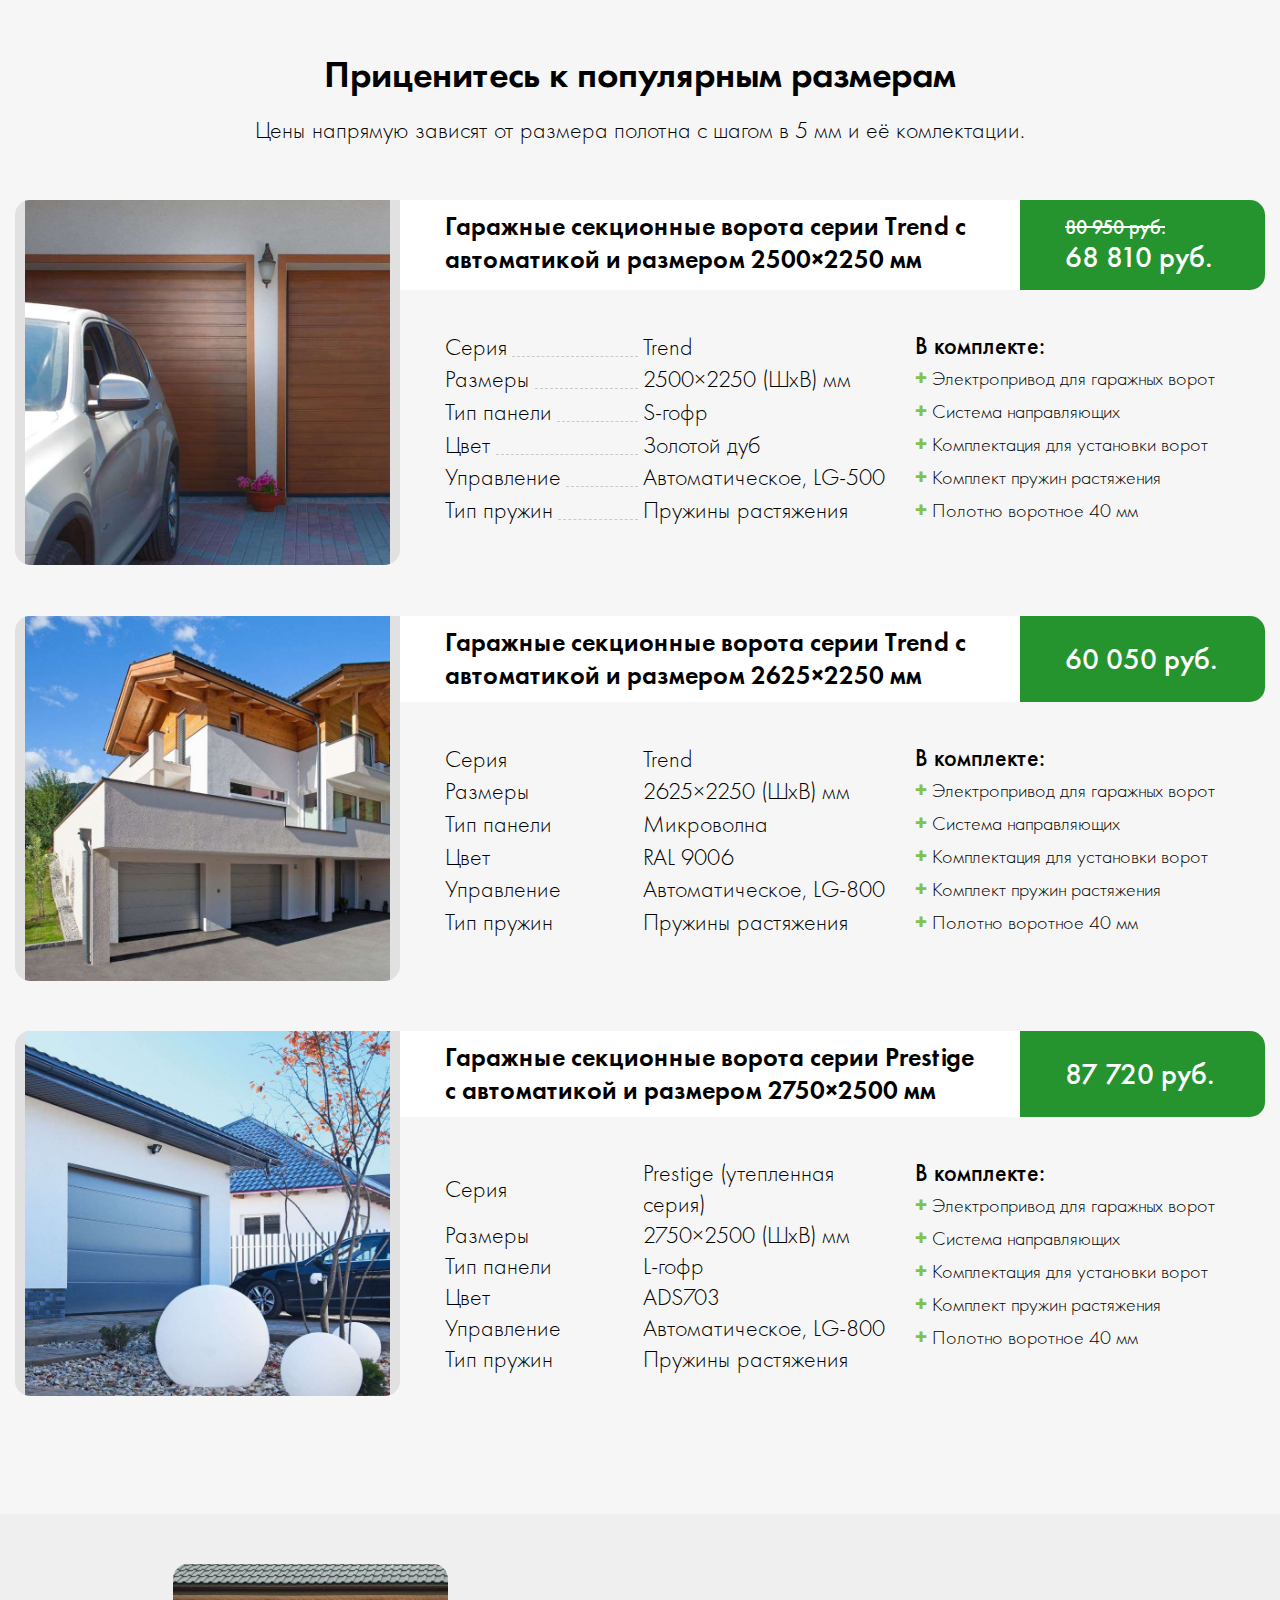
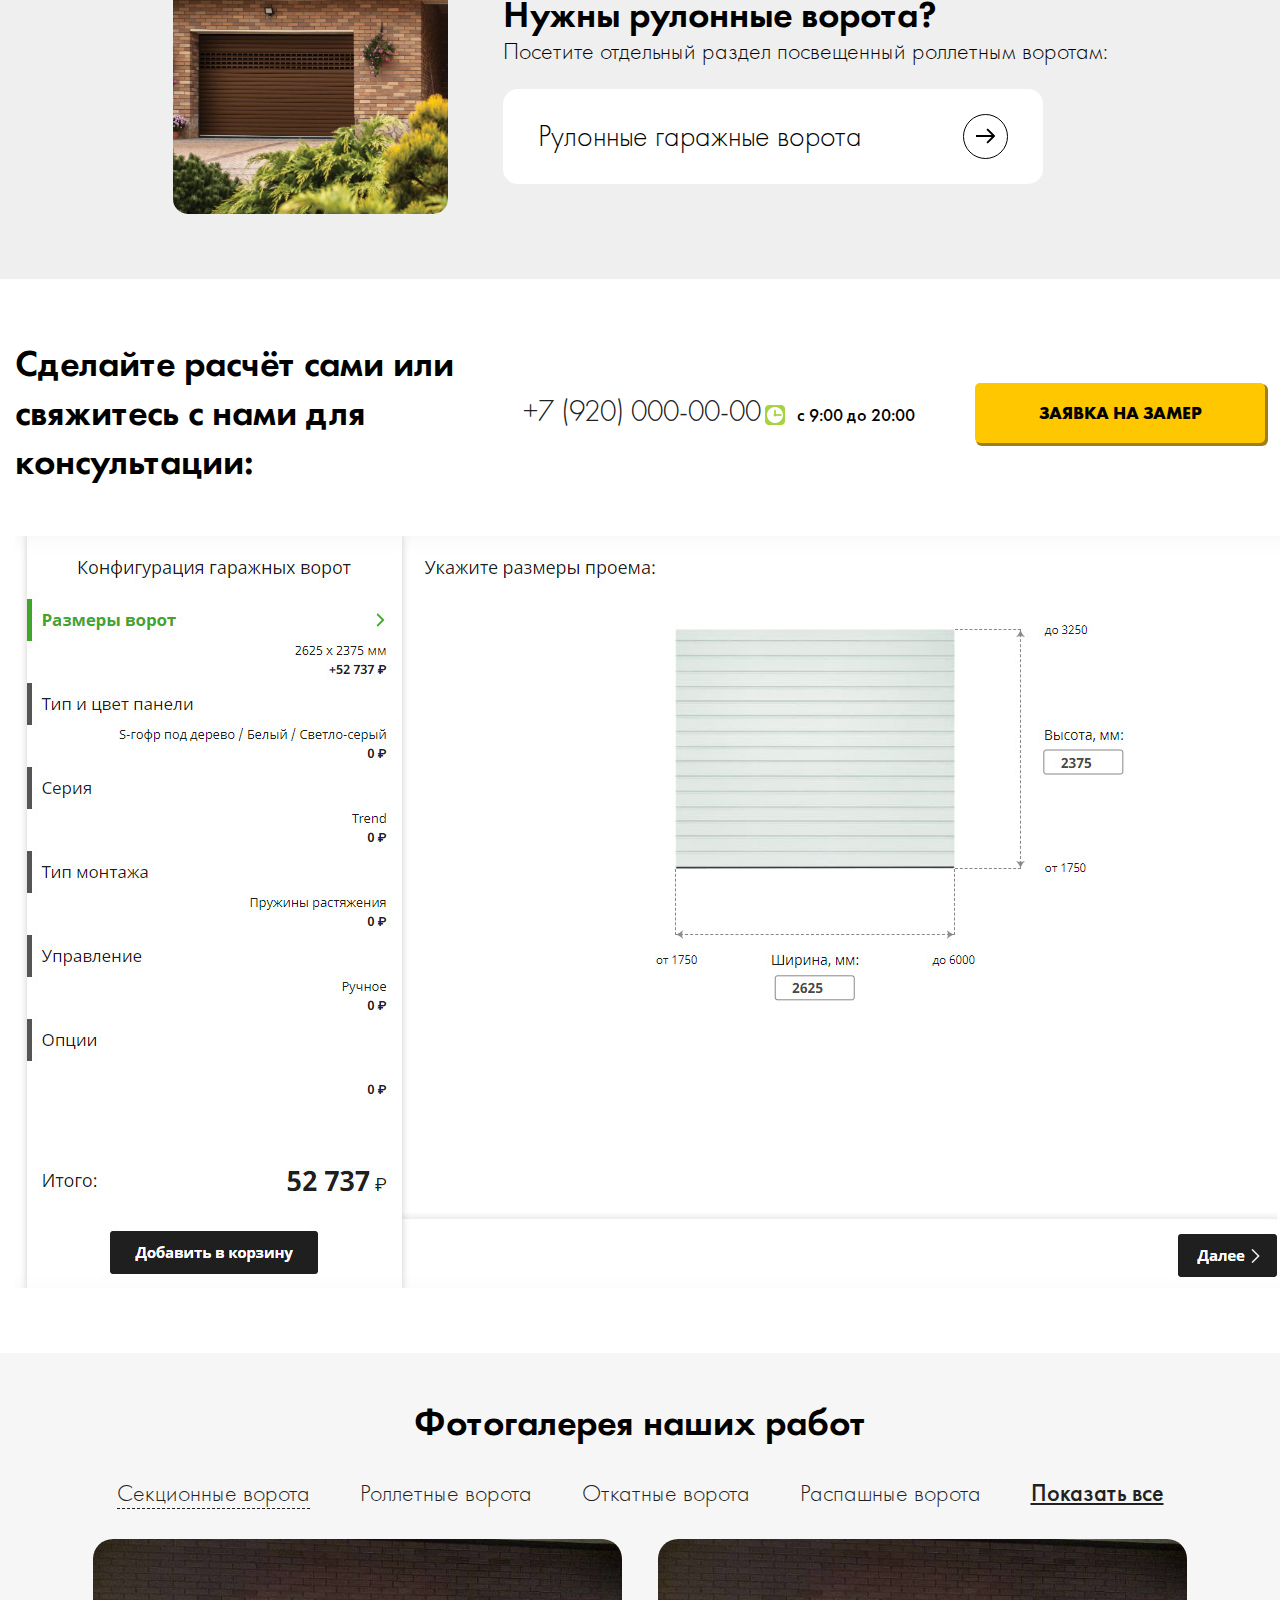
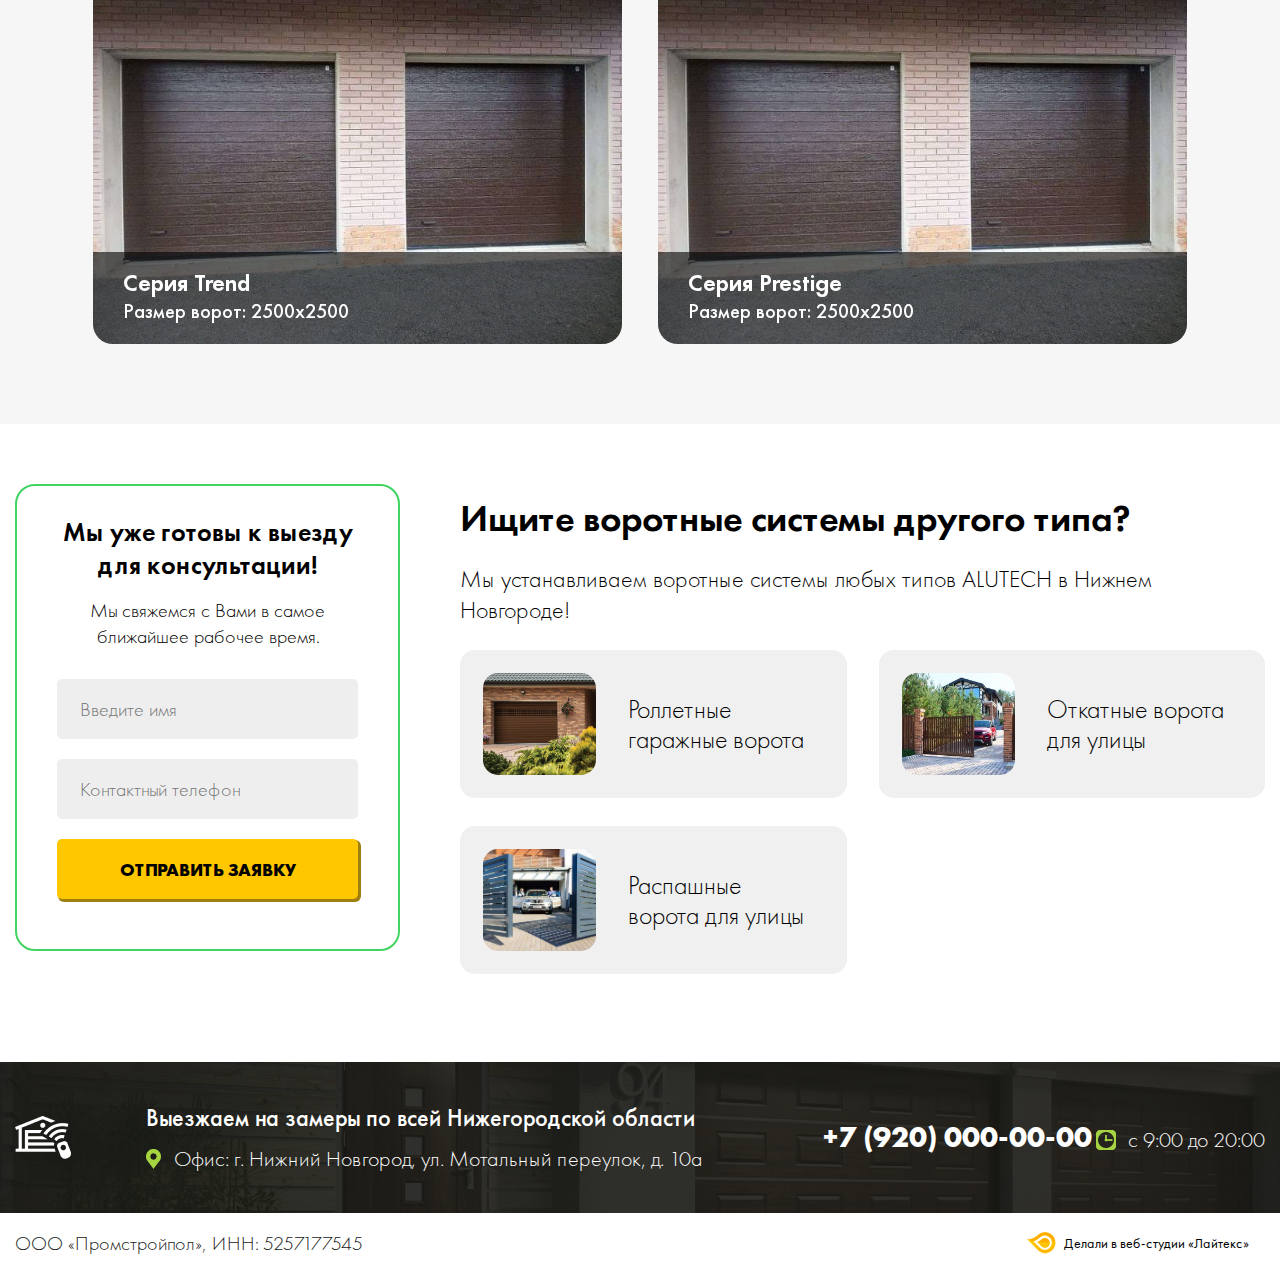
<file: index.html>
<!DOCTYPE html>
<html lang="ru">
<head>
<title></title>
<meta charset="UTF-8">
<meta name="viewport" content="width=device-width, initial-scale=1, user-scalable=no">
<meta name="format-detection" content="telephone=no">
<link rel="stylesheet" href="css/main.css">
</head>
<body>
  <!-- <header class="header" id="header">
    <div class="wrapper">
      <div class="header-wrapper flex">
        <a href="" class="logo flex">
          <span class="logo-img"></span>
          <strong class="logo-text">Ворота и роллеты</strong>
        </a>
        <span class="header-address">Офис: г. Нижний Новгород,
          ул. Мотальный переулок, д. 10а</span>
        <div class="header-contacts">
          <a href="tel:+7 (920) 000-00-00" class="header-phone">+7 (920) 000-00-00</a> <br>
          <span class="header-time">с 9:00 до 20:00</span>
        </div>
        <span class="btn header-btn">Заказать звонок</span>
      </div>
    </div>
  </header> -->

  <!-- <section class="banner">
    <img src="images/banner.jpg" alt="" class="banner-img">
    <div class="wrapper">
      <div class="banner-wrapper">
        <div class="banner-content">
          <h1 class="banner-title">Гаражные ворота <br>
            В Нижнем Новгороде</h1>
          <span class="banner-subtitle">Срок изготовления от 7 дней</span>
          <span class="banner-text">Индивидуальные решения для закрытия гаражных и уличных въездных
            проёмов с ручным и автоматическим управлением.</span>
          <a href="" class="banner-link">Перейти к ценам</a>
        </div>

        <form class="banner-form">
          <strong class="banner-form__title">Консультируем по вопросам монтажа и цен на размеры!</strong>
          <div class="banner-form__inputs">
            <input type="text" class="input banner-form__input" placeholder="Введите имя">
            <input type="text" class="input banner-form__input" placeholder="Контактный телефон">
            <input type="submit" value="Заказать звонок" class="btn submit banner-form__submit">
          </div>
        </form>
      </div>
    </div>
  </section> -->

  <!-- <section class="section section2">
    <div class="wrapper">
      <div class="section2-wrapper flex">
        <div class="section2-content">
          <h2 class="section2-title">Мы изготавливаем и устанавливаем  ворота <span class="underline">секционного</span> и <span class="underline">рулонного</span> типа
            по индивидуальным замерам</h2>
          <span class="section2-text">Работаем напрямую с официальным заводом ALUTECH обеспечивая максимально простую схему работы с клиентом грамотно вписывая воротные конструкции в экстерьер любого объекта.</span>
          <ul class="section2-list">
            <li class="section2-list__item">Бесплатный и оперативный выезд на замер.</li>
            <li class="section2-list__item">Срок изготовления от 7 дней, доставка от 1 дня.</li>
            <li class="section2-list__item">Гарантия на ворота и монтаж до 5 лет.</li>
            <li class="section2-list__item">Сертифицированные специалисты монтажных работ</li>
          </ul>
        </div>
        <div class="section2-img"><img src="images/index-img1.png" alt=""></div>
      </div>
    </div>
  </section> -->

  <!-- <section class="section preim">
    <div class="wrapper">
      <h2 class="section-title">Гаражные ворота «Алютех» не имеют аналогов в России!</h2>
      <span class="section-subtitle">Ряд преимуществ которые помогут определиться с выбором использовать европейское качество.</span>
      <div class="preim-list">
        <div class="preim-item">
          <div class="preim-item__container">
            <div class="preim-item__inner">
              <strong class="preim-item__title">17 лет ежедневной эксплуатации</strong>
              <span class="preim-item__text">При подъеме полотна по 4 раза в день (25 000 циклов)</span>
            </div>
          </div>
        </div>
        <div class="preim-item">
          <div class="preim-item__container">
            <div class="preim-item__inner">
              <strong class="preim-item__title">Герметичная теплоизоляция панелей</strong>
              <span class="preim-item__text">Ворота такие же теплые, как двойная кирпичная стена</span>
            </div>
          </div>
        </div>
        <div class="preim-item">
          <div class="preim-item__container">
            <div class="preim-item__inner">
              <strong class="preim-item__title">Повышенная стойкость
                к корозии</strong>
              <span class="preim-item__text">Полотна из оцинкованной и нержавеющей стали</span>
            </div>
          </div>
        </div>
        <div class="preim-item">
          <div class="preim-item__container">
            <div class="preim-item__inner">
              <strong class="preim-item__title">Высокая прочность и ветроустойчивость</strong>
              <span class="preim-item__text">Ворота устойчивы к ураганным ветрам скоростью до 120 км/ч</span>
            </div>
          </div>
        </div>
      </div>
    </div>
  </section> -->

  <!-- <section class="section variants">
    <div class="wrapper">
      <h2 class="section-title">Два варианта управления гаражных ворот</h2>
      <div class="variants-flex">
        <div class="variant">
          <div class="variant-container">
            <div class="variant-img"><img src="images/ruchnoe.jpg" alt=""></div>
            <div class="variant-content">
              <b>Ручное управление</b>
              Входит в стандартную комлектацию
            </div>
          </div>
        </div>
        <div class="variant">
          <div class="variant-container">
            <div class="variant-img"><img src="images/distance.jpg" alt=""></div>
            <div class="variant-content">
              <b>Дистанционное управление</b>
              Полный комлект с двумя пультами
            </div>
          </div>
        </div>

        <div class="variant-base">
          <span class="variant-base__text">Базовый скоростной привод с двумя пультами Levigato LG-500</span>
          <span class="variant-base__text">По цене <b>13 960</b> руб.</span>
        </div>
      </div>
    </div>
  </section> -->

  <!-- <section class="section dops">
    <div class="wrapper">
      <h2 class="section-title">Дополнительные опции</h2>
      <span class="section-subtitle">Абсолютно любая комплектация поддается встраиванием дополнительных возможностей.</span>
      <div class="dops-list">
        <div class="dop">
          <div class="dop-container">
            <div class="dop-img"><img src="images/dop1.jpg" alt=""></div>
            <div class="dop-content">
              <b>Боковые двери в тип панелей</b>
              Для удобного входа и выхода.
            </div>
          </div>
        </div>
        <div class="dop">
          <div class="dop-container">
            <div class="dop-img"><img src="images/dop2.jpg" alt=""></div>
            <div class="dop-content">
              <b>Встроенные калитки в ворота</b>
              Для ворот, где нет отельного входа.
            </div>
          </div>
        </div>
        <div class="dop">
          <div class="dop-container">
            <div class="dop-img"><img src="images/dop3.jpg" alt=""></div>
            <div class="dop-content">
              <b>Панорамные панели и окна</b>
              Для попадания естественного освещения.
            </div>
          </div>
        </div>
        <div class="dop">
          <div class="dop-container">
            <div class="dop-img"><img src="images/dop4.jpg" alt=""></div>
            <div class="dop-content">
              <b>Вентиляционные решетки</b>
              Для проветривания помещения.
            </div>
          </div>
        </div>
        <div class="dop">
          <div class="dop-container">
            <div class="dop-img"><img src="images/dop5.jpg" alt=""></div>
            <div class="dop-content">
              <b>Устройства разблокировки</b>
              Для открытия в отсутствии электичества.
            </div>
          </div>
        </div>
        <div class="dop">
          <div class="dop-container">
            <div class="dop-img"><img src="images/dop6.jpg" alt=""></div>
            <div class="dop-content">
              <b>Система защиты от взлома</b>
              Для защиты от проникновения.
            </div>
          </div>
        </div>
      </div>
    </div>
  </section> -->

  <section class="section popular">
    <div class="wrapper">
      <h2 class="section-title">Приценитесь к популярным размерам</h2>
      <span class="section-subtitle">Цены напрямую зависят от размера полотна с шагом в 5 мм и её комлектации.</span>
      <div class="popular-list">
        <div class="item">
          <div class="item-container">
            <div class="item-img"><img src="images/popular1.jpg" alt=""></div>
            <div class="item-content">
              <div class="item-top">
                <h3 class="item-title">Гаражные секционные ворота серии Trend с автоматикой и размером 2500×2250 мм</h3>
                <span class="item-price">
                  <span class="item-price--old">80 950 руб.</span>
                  68 810 руб.
                </span>
              </div>

              <div class="item-bottom">
                <table class="item-table">
                  <tr>
                    <td><span>Серия</span></td>
                    <td>Trend</td>
                  </tr>
                  <tr>
                    <td><span>Размеры</span></td>
                    <td>2500×2250 (ШхВ) мм</td>
                  </tr>
                  <tr>
                    <td><span>Тип панели</span></td>
                    <td>S-гофр</td>
                  </tr>
                  <tr>
                    <td><span>Цвет</span></td>
                    <td>Золотой дуб</td>
                  </tr>
                  <tr>
                    <td><span>Управление</span></td>
                    <td>Автоматическое, LG-500</td>
                  </tr>
                  <tr>
                    <td><span>Тип пружин</span></td>
                    <td>Пружины растяжения</td>
                  </tr>
                </table>

                <div class="item-list">
                  <strong class="item-list__title">В комплекте:</strong>
                  <ul class="item-list__container">
                    <li class="item-list__item">Электропривод для гаражных ворот </li>
                    <li class="item-list__item">Система направляющих </li>
                    <li class="item-list__item">Комплектация для установки ворот </li>
                    <li class="item-list__item">Комплект пружин растяжения </li>
                    <li class="item-list__item">Полотно воротное 40 мм </li>
                  </ul>
                </div>
              </div>
            </div>
          </div>
        </div>

        <div class="item">
          <div class="item-container">
            <div class="item-img"><img src="images/popular2.jpg" alt=""></div>
            <div class="item-content">
              <div class="item-top">
                <h3 class="item-title">Гаражные секционные ворота серии Trend с автоматикой и размером 2625×2250 мм</h3>
                <span class="item-price">
                  60 050 руб.
                </span>
              </div>

              <div class="item-bottom">
                <table class="item-table">
                  <tr>
                    <td>Серия</td>
                    <td>Trend</td>
                  </tr>
                  <tr>
                    <td>Размеры</td>
                    <td>2625×2250 (ШхВ) мм</td>
                  </tr>
                  <tr>
                    <td>Тип панели</td>
                    <td>Микроволна</td>
                  </tr>
                  <tr>
                    <td>Цвет</td>
                    <td>RAL 9006</td>
                  </tr>
                  <tr>
                    <td>Управление</td>
                    <td>Автоматическое, LG-800</td>
                  </tr>
                  <tr>
                    <td>Тип пружин</td>
                    <td>Пружины растяжения</td>
                  </tr>
                </table>

                <div class="item-list">
                  <strong class="item-list__title">В комплекте:</strong>
                  <ul class="item-list__container">
                    <li class="item-list__item">Электропривод для гаражных ворот </li>
                    <li class="item-list__item">Система направляющих </li>
                    <li class="item-list__item">Комплектация для установки ворот </li>
                    <li class="item-list__item">Комплект пружин растяжения </li>
                    <li class="item-list__item">Полотно воротное 40 мм </li>
                  </ul>
                </div>
              </div>
            </div>
          </div>
        </div>

        <div class="item">
          <div class="item-container">
            <div class="item-img"><img src="images/popular3.jpg" alt=""></div>
            <div class="item-content">
              <div class="item-top">
                <h3 class="item-title">Гаражные секционные ворота серии Prestige с автоматикой и размером 2750×2500 мм</h3>
                <span class="item-price">
                  87 720 руб.
                </span>
              </div>

              <div class="item-bottom">
                <table class="item-table">
                  <tr>
                    <td>Серия</td>
                    <td>Prestige (утепленная серия)</td>
                  </tr>
                  <tr>
                    <td>Размеры</td>
                    <td>2750×2500 (ШхВ) мм</td>
                  </tr>
                  <tr>
                    <td>Тип панели</td>
                    <td>L-гофр</td>
                  </tr>
                  <tr>
                    <td>Цвет</td>
                    <td>ADS703</td>
                  </tr>
                  <tr>
                    <td>Управление</td>
                    <td>Автоматическое, LG-800</td>
                  </tr>
                  <tr>
                    <td>Тип пружин</td>
                    <td>Пружины растяжения</td>
                  </tr>
                </table>

                <div class="item-list">
                  <strong class="item-list__title">В комплекте:</strong>
                  <ul class="item-list__container">
                    <li class="item-list__item">Электропривод для гаражных ворот </li>
                    <li class="item-list__item">Система направляющих </li>
                    <li class="item-list__item">Комплектация для установки ворот </li>
                    <li class="item-list__item">Комплект пружин растяжения </li>
                    <li class="item-list__item">Полотно воротное 40 мм </li>
                  </ul>
                </div>
              </div>
            </div>
          </div>
        </div>
      </div>
    </div>
  </section>

  <section class="section quest">
    <div class="wrapper">
      <div class="quest-wrapper flex">
        <div class="quest-img"><img src="images/nuzhny.jpg" alt=""></div>
        <div class="quest-content">
          <h2 class="quest-title">Нужны рулонные ворота?</h2>
          <span class="quest-subtitle">Посетите отдельный раздел посвещенный роллетным воротам:</span>
          <a href="" class="quest-link">Рулонные гаражные ворота <i></i></a>
        </div>
      </div>
    </div>
  </section>

  <section class="section calc">
    <div class="wrapper">
      <div class="calc-top flex">
        <h1 class="calc-title">Сделайте расчёт сами или свяжитесь с нами для консультации:</h1>
        <div class="calc-contacts">
          <a href="tel:+7 (920) 000-00-00" class="calc-contacts__phone">+7 (920) 000-00-00</a>
          <span class="calc-contacts__time">с 9:00 до 20:00</span>
        </div>
        <span class="btn calc-btn">Заявка на замер</span>
      </div>

      <div class="calc-container">
        <img src="images/calc.jpg" alt="" class="calc-img">
      </div>
    </div>
  </section>

  <section class="section gallery">
    <div class="wrapper">
      <h2 class="section-title">Фотогалерея наших работ</h2>
      <div class="gallery-tabs">
        <span class="gallery-tab active">Секционные ворота</span>
        <span class="gallery-tab">Роллетные ворота</span>
        <span class="gallery-tab">Откатные ворота</span>
        <span class="gallery-tab">Распашные ворота</span>
        <span class="gallery-tab all">Показать все</span>
      </div>
      <div class="gallery-slider js-gallery-slider">
        <div class="gallery-item">
          <a href="" class="gallery-item__container">
            <img src="images/photo-slider.jpg" alt="" class="gallery-item__img">
            <span class="gallery-item__text">
              <b>Серия Trend</b>
              Размер ворот: 2500х2500
            </span>
          </a>
        </div>
        <div class="gallery-item">
          <a href="" class="gallery-item__container">
            <img src="images/photo-slider.jpg" alt="" class="gallery-item__img">
            <span class="gallery-item__text">
              <b>Серия Prestige</b>
              Размер ворот: 2500х2500
            </span>
          </a>
        </div>
      </div>
    </div>
  </section>

  <section class="section bottom">
    <div class="wrapper">
      <div class="bottom-flex">
        <form class="bottom-form">
          <strong class="bottom-form__title">Мы уже готовы к выезду для консультации!</strong>
          <span class="bottom-form__text">Мы свяжемся с Вами в самое ближайшее рабочее время.</span>
          <input type="text" class="input bottom-form__input" placeholder="Введите имя">
          <input type="tel" class="input bottom-form__input" placeholder="Контактный телефон">
          <input type="submit" value="Отправить заявку" class="btn bottom-form__submit">
        </form>

        <div class="bottom-content">
          <h2 class="bottom-title">Ищите воротные системы другого типа?</h2>
          <span class="bottom-text">Мы устанавливаем воротные системы любых типов ALUTECH в Нижнем Новгороде!</span>
          <div class="bottom-list">
            <a href="" class="bottom-item">
              <span class="bottom-item__img"><img src="images/nuzhny.jpg" alt=""></span>
              <span class="bottom-item__text">Роллетные
                гаражные ворота</span>
            </a>
            <a href="" class="bottom-item">
              <span class="bottom-item__img"><img src="images/otkatnye.jpg" alt=""></span>
              <span class="bottom-item__text">Откатные
                ворота для улицы</span>
            </a>
            <a href="" class="bottom-item">
              <span class="bottom-item__img"><img src="images/raspashnye.jpg" alt=""></span>
              <span class="bottom-item__text">Распашные
                ворота для улицы</span>
            </a>
          </div>
        </div>
      </div>
    </div>
  </section>

  <footer class="footer">
    <div class="footer-top">
      <div class="wrapper">
        <div class="footer-top__wrapper flex">
          <a href="" class="footer-logo">
            <img src="images/logo-white.png" alt="">
          </a>
          
          <div class="footer-top__text">
            <strong class="footer-top__title">Выезжаем на замеры по всей Нижегородской области</strong>
            <span class="footer-address">Офис: г. Нижний Новгород,
              ул. Мотальный переулок, д. 10а</span>
          </div>

          <div class="header-contacts footer-contacts">
            <a href="tel:+7 (920) 000-00-00" class="header-phone">+7 (920) 000-00-00</a>
            <span class="header-time">с 9:00 до 20:00</span>
          </div>
        </div>
      </div>
    </div>

    <div class="footer-bottom">
      <div class="wrapper">
        <div class="footer-bottom__wrapper flex">
          <span class="footer-copyright">ООО «Промстройпол», ИНН: 5257177545 </span>
          <div class="litex">
            <div class="litex-btn">Делали в веб-студии «Лайтекс»</div>
            <div class="litex-block">
              <div class="litex-block-container">
                <strong class="litex-block__title">Что-то интересует?</strong>
				        <a href="https://weblitex.ru/sozdanie-sajtov/?utm_source=clients&utm_medium=referal&utm_campaign=nanomet12.ru" target="blank" class="litex-block__link">Разработка сайта</a>
                <a href="https://weblitex.ru/prodvizhenie-sajtov/?utm_source=clients&utm_medium=referal&utm_campaign=nanomet12.ru" target="blank" class="litex-block__link">Продвижение сайта</a>
                <a href="https://weblitex.ru/podderzhka-sajtov.html?utm_source=clients&utm_medium=referal&utm_campaign=nanomet12.ru" target="blank" class="litex-block__link">Поддержка сайта</a>
              </div>
            </div>
          </div>
        </div>
      </div>
    </div>
  </footer>
   

  <script src="libs/jquery/jquery-3.3.1.min.js"></script>
  <script src="libs/slick/slick.min.js"></script>
  <script src="https://api-maps.yandex.ru/2.1/?lang=ru_RU"></script>
  <script src="js/main.js"></script>
</body>
</html>
</file>
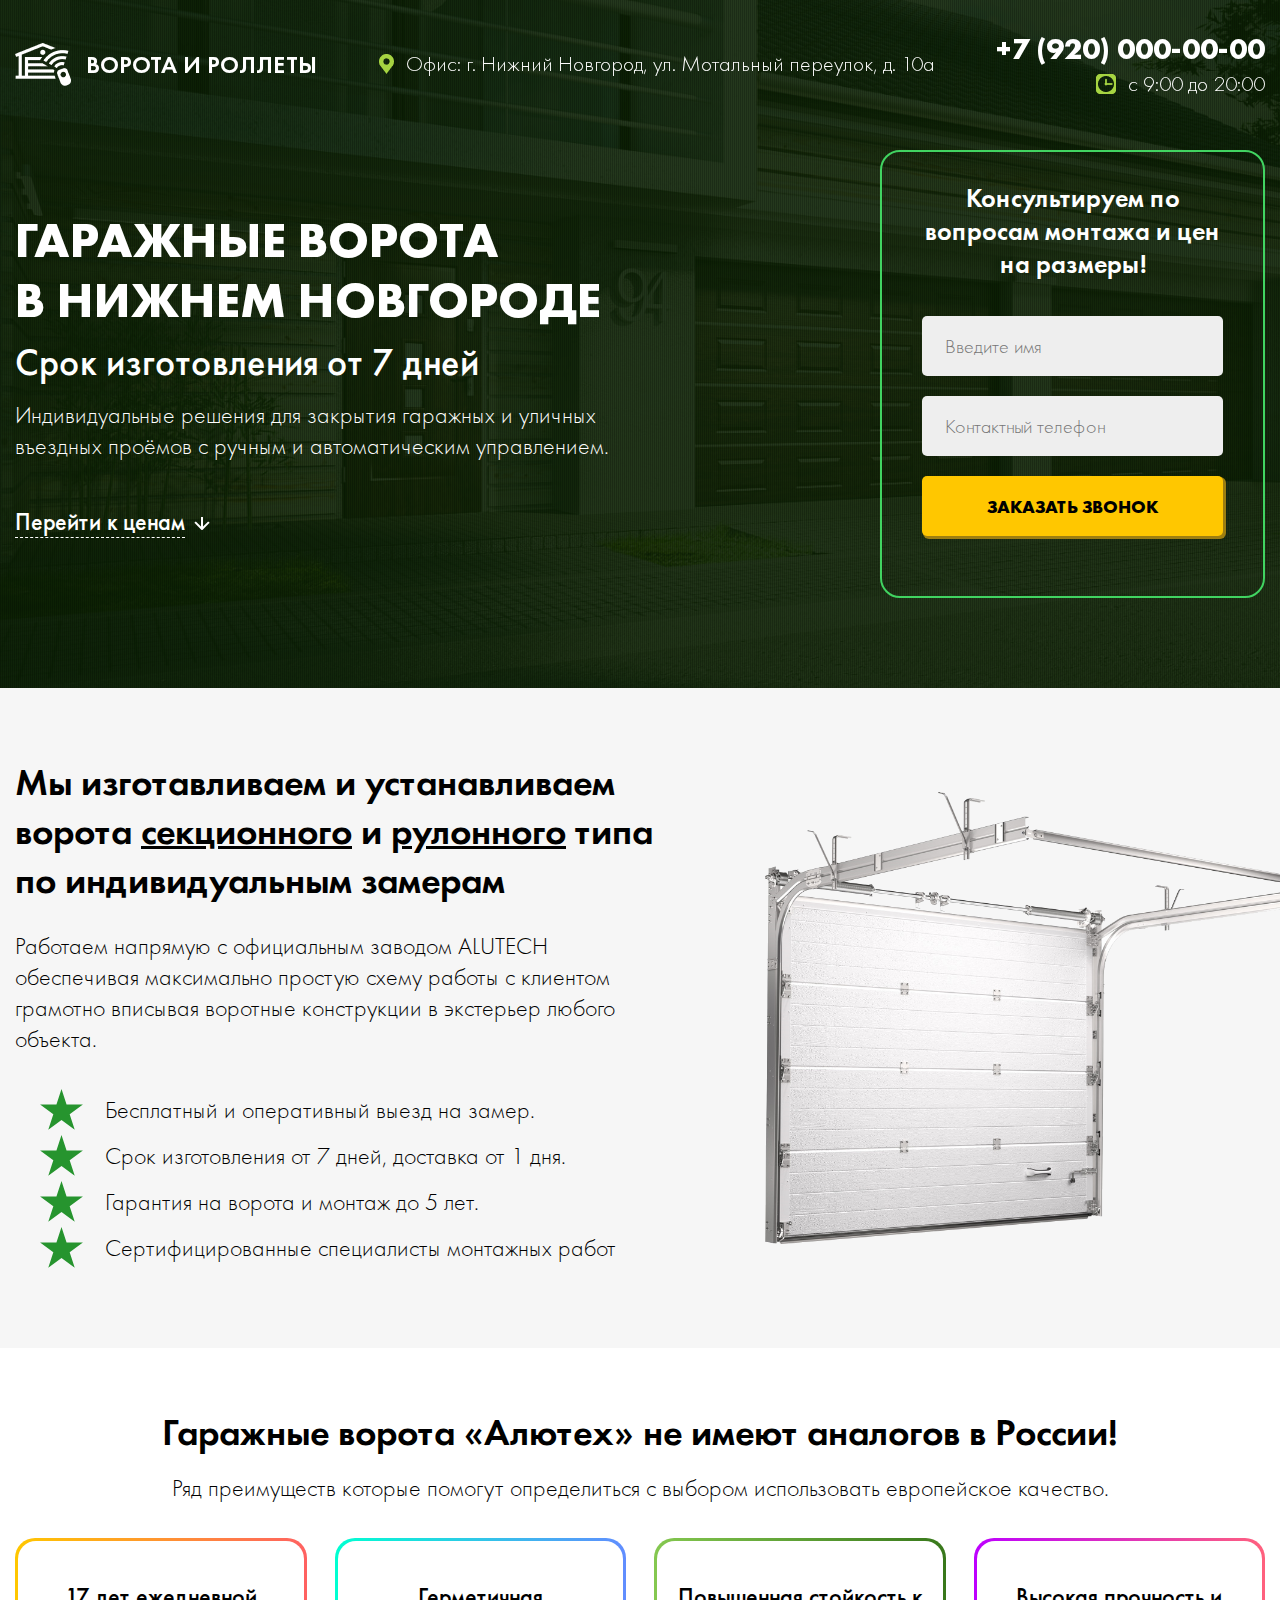
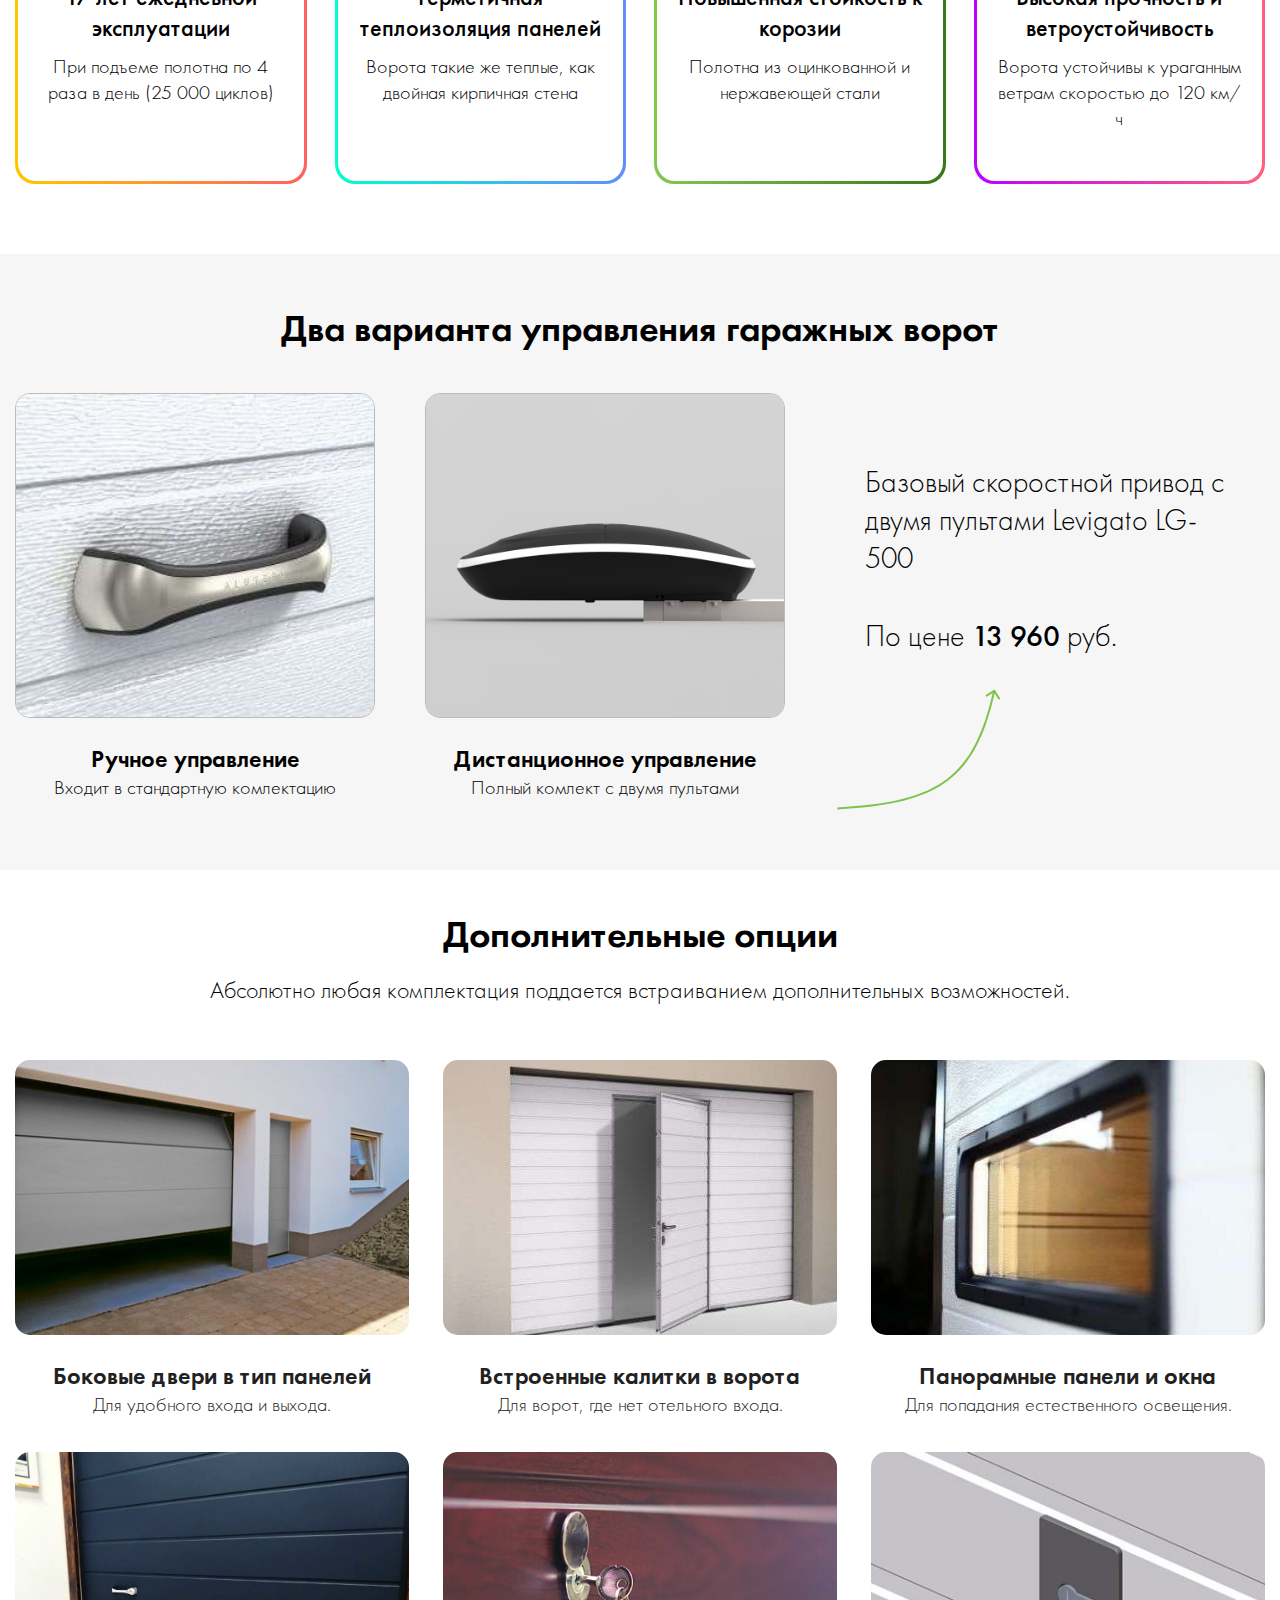
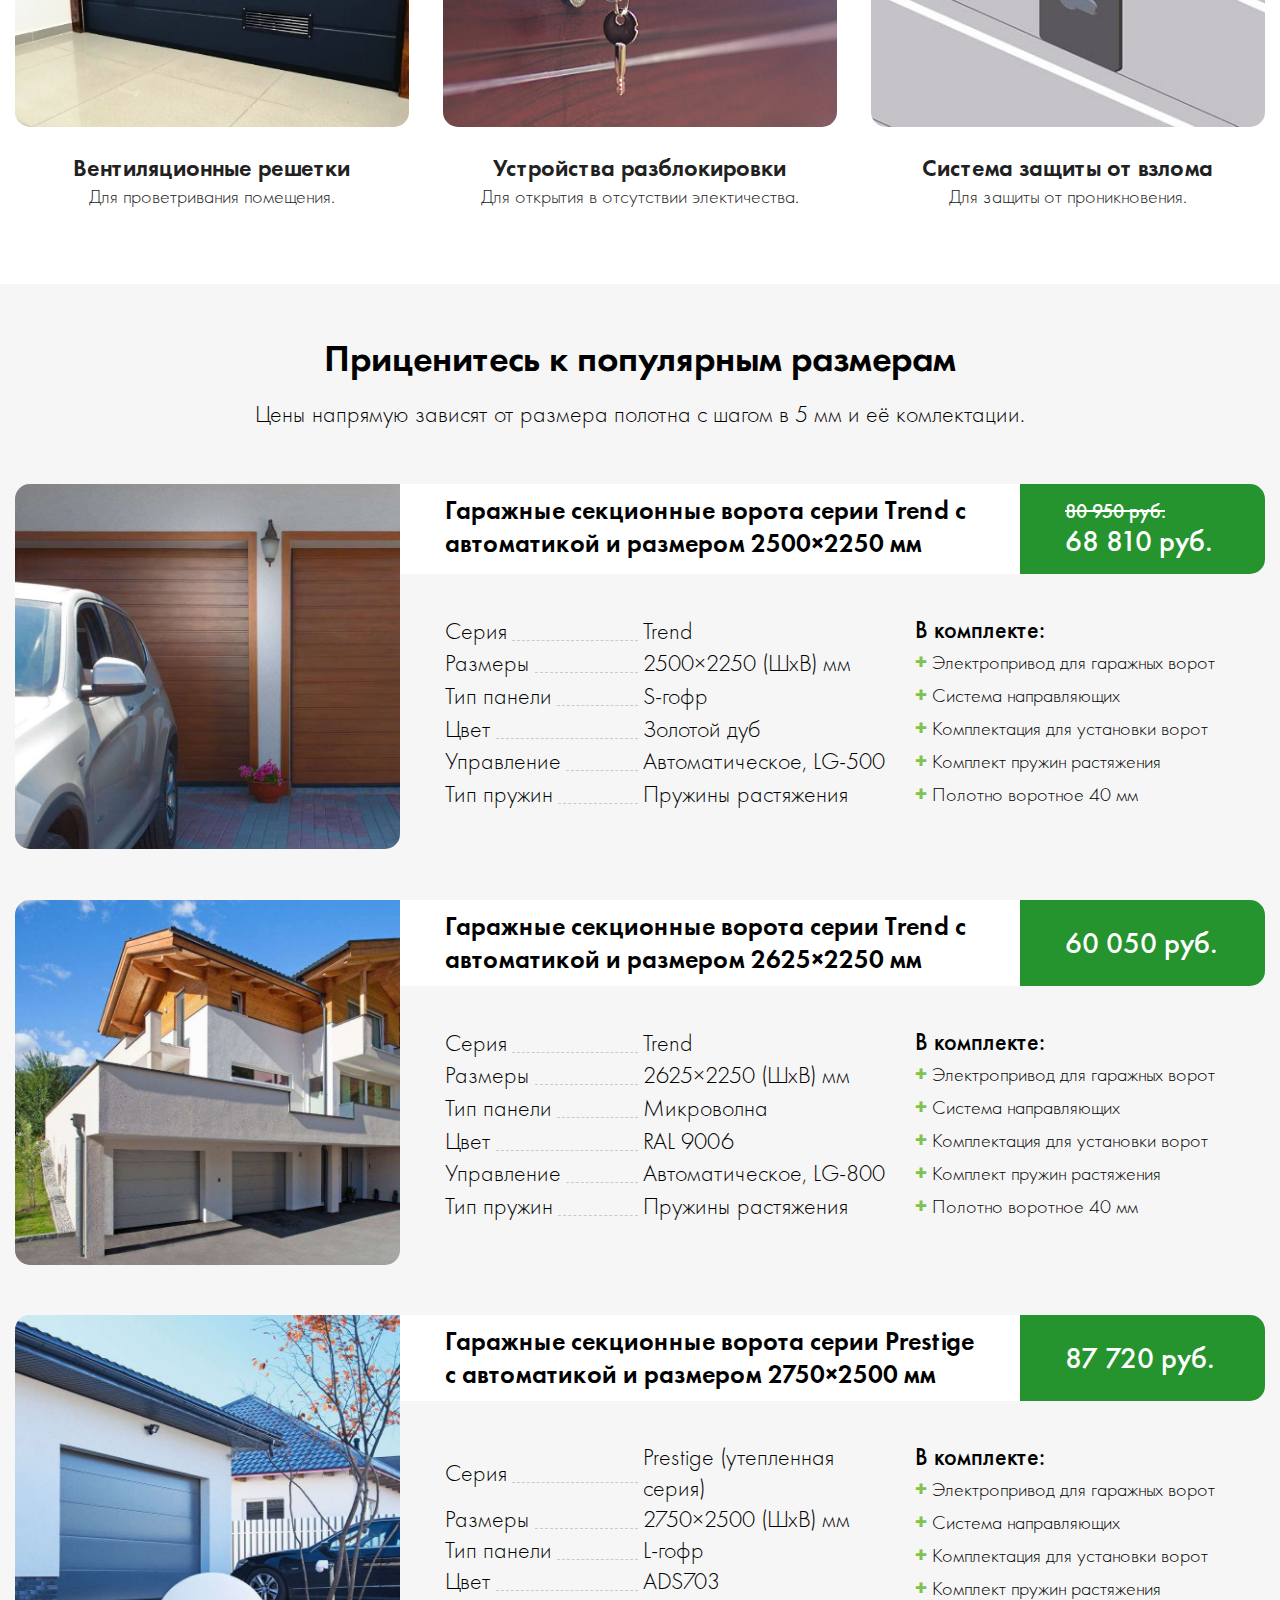
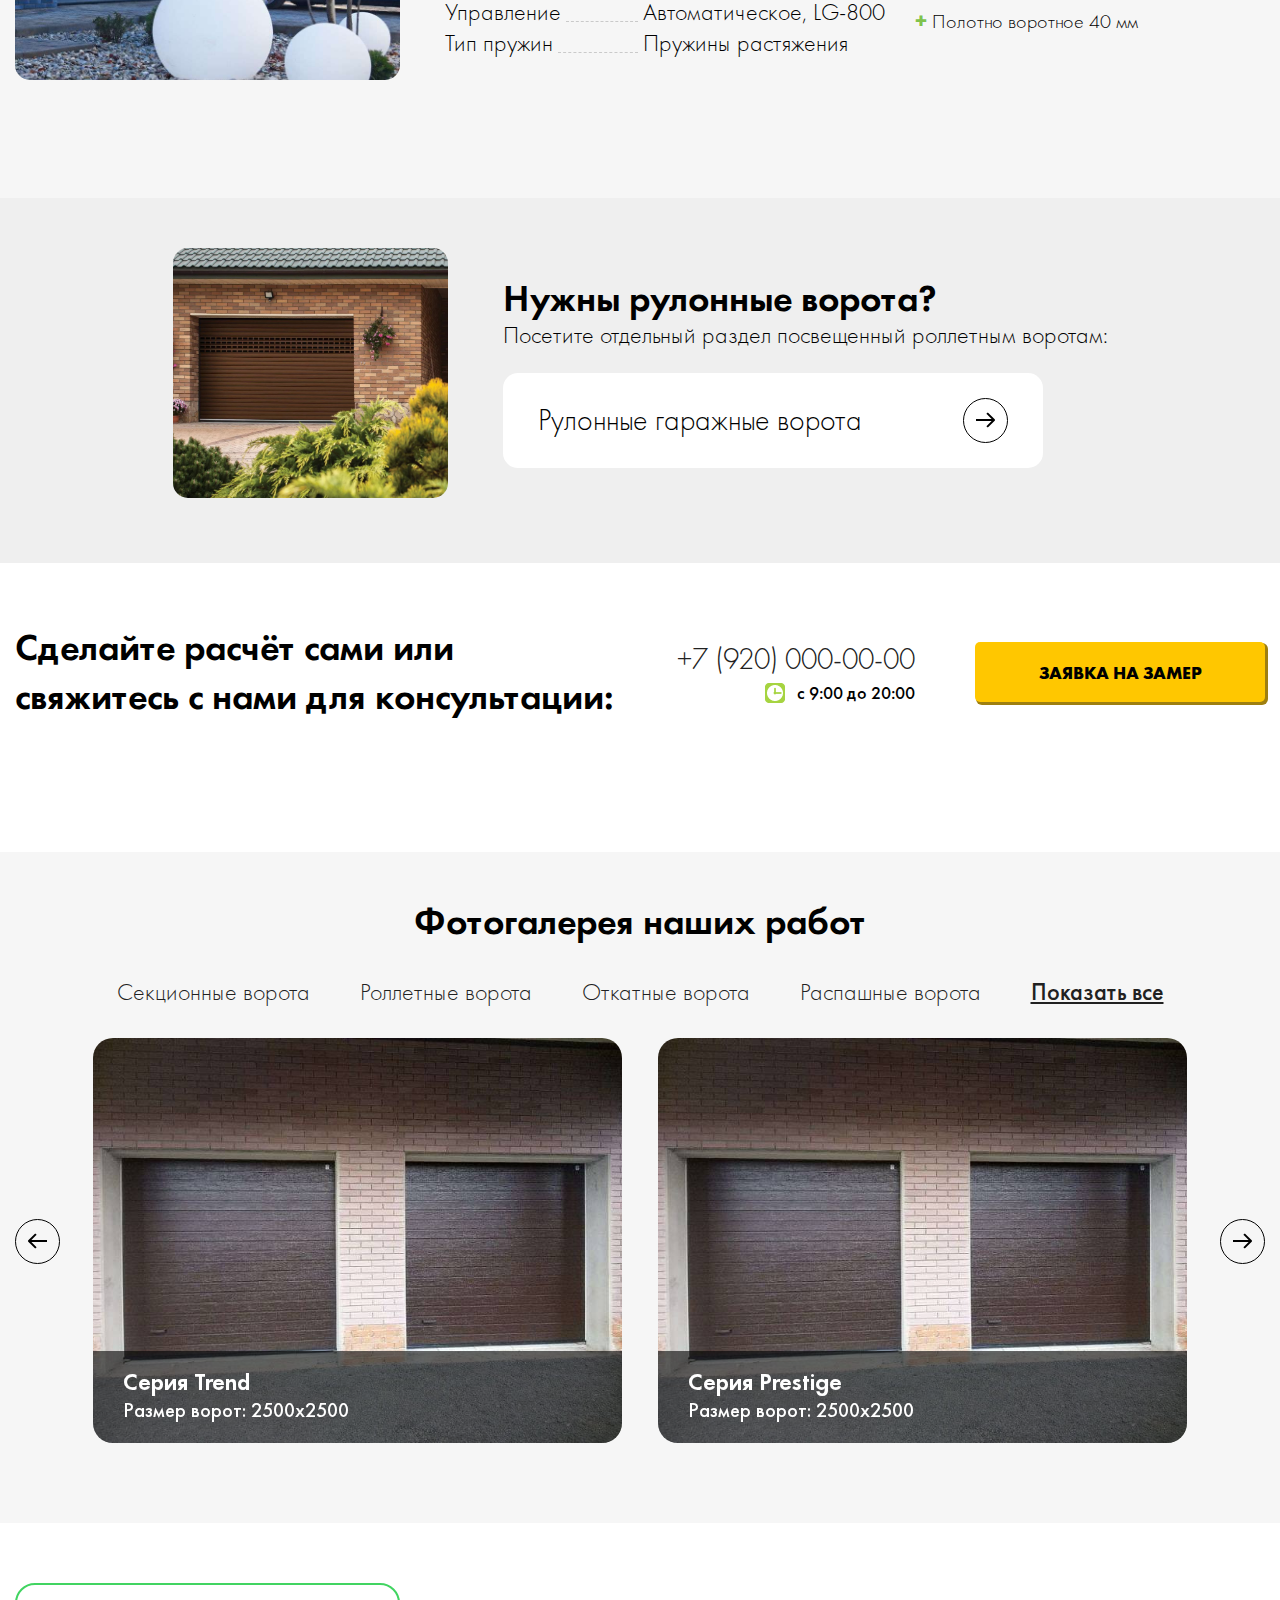
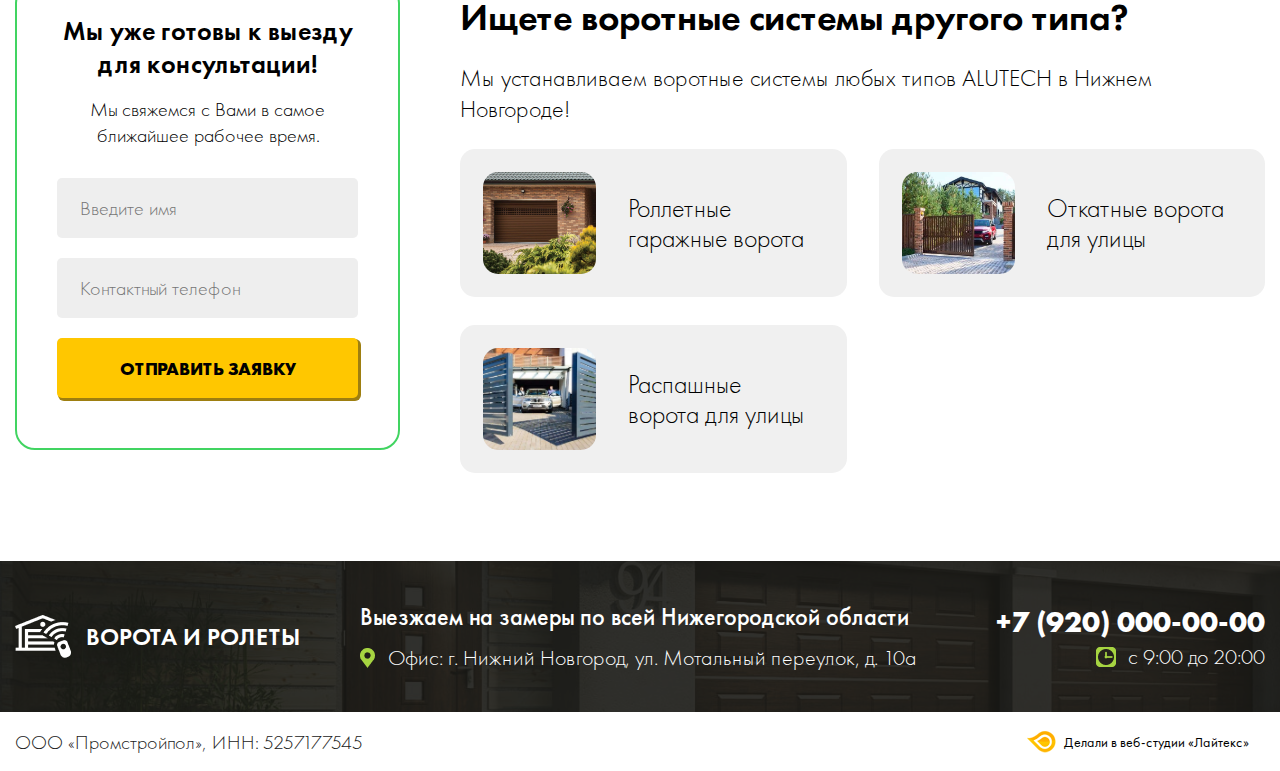
<file: garazhnye.html>
<!DOCTYPE html>
<html lang="ru">
<head>
<title></title>
<meta charset="UTF-8">
<meta name="viewport" content="width=device-width, initial-scale=1, user-scalable=no">
<meta name="format-detection" content="telephone=no">
<link rel="stylesheet" href="css/main.css">
</head>
<body>
  <header class="header" id="header">
    <div class="wrapper">
      <div class="header-wrapper flex">
        <a href="" class="logo flex">
          <span class="logo-img"></span>
          <strong class="logo-text">Ворота и роллеты</strong>
        </a>
        <span class="header-address">Офис: г. Нижний Новгород,
          ул. Мотальный переулок, д. 10а</span>
        <div class="header-contacts">
          <a href="tel:+7 (920) 000-00-00" class="header-phone">+7 (920) 000-00-00</a> <br>
          <span class="header-time">с 9:00 до 20:00</span>
        </div>
        <span class="btn header-btn">Заказать звонок</span>
      </div>
    </div>
  </header>

  <section class="banner">
    <img src="images/banner.jpg" alt="" class="banner-img">
    <div class="wrapper">
      <div class="banner-wrapper">
        <div class="banner-content">
          <h1 class="banner-title">Гаражные ворота <br>
            В Нижнем Новгороде</h1>
          <span class="banner-subtitle">Срок изготовления от 7 дней</span>
          <span class="banner-text">Индивидуальные решения для закрытия гаражных и уличных въездных
            проёмов с ручным и автоматическим управлением.</span>
          <span class="btn banner-btn js-get-raschet">Заказать расчЁт</span>
          <a href="" class="banner-link">Перейти к ценам</a>
        </div>

        <form class="banner-form">
          <strong class="banner-form__title">Консультируем по вопросам монтажа и цен на размеры!</strong>
          <div class="banner-form__inputs">
            <input type="text" class="input banner-form__input" placeholder="Введите имя">
            <input type="text" class="input banner-form__input" placeholder="Контактный телефон">
            <input type="submit" value="Заказать звонок" class="btn submit banner-form__submit">
          </div>
        </form>
      </div>
    </div>
  </section>

  <section class="section section2">
    <div class="wrapper">
      <div class="section2-wrapper flex">
        <div class="section2-content">
          <h2 class="section2-title">Мы изготавливаем и устанавливаем  ворота <span class="underline">секционного</span> и <span class="underline">рулонного</span> типа
            по индивидуальным замерам</h2>
          <span class="section2-text">Работаем напрямую с официальным заводом ALUTECH обеспечивая максимально простую схему работы с клиентом грамотно вписывая воротные конструкции в экстерьер любого объекта.</span>
          <div class="section2-img--mobile">
            <img src="images/index-img1.png" alt="">
          </div>
          <ul class="section2-list">
            <li class="section2-list__item">Бесплатный и оперативный выезд на замер.</li>
            <li class="section2-list__item">Срок изготовления от 7 дней, доставка от 1 дня.</li>
            <li class="section2-list__item">Гарантия на ворота и монтаж до 5 лет.</li>
            <li class="section2-list__item">Сертифицированные специалисты монтажных работ</li>
          </ul>
        </div>
        <div class="section2-img"><img src="images/index-img1.png" alt=""></div>
      </div>
    </div>
  </section>

  <section class="section preim">
    <div class="wrapper">
      <h2 class="section-title">Гаражные ворота «Алютех» не имеют аналогов в России!</h2>
      <span class="section-subtitle">Ряд преимуществ которые помогут определиться с выбором использовать европейское качество.</span>
      <div class="preim-list">
        <div class="preim-item">
          <div class="preim-item__container">
            <div class="preim-item__inner">
              <strong class="preim-item__title">17 лет ежедневной эксплуатации</strong>
              <span class="preim-item__text">При подъеме полотна по 4 раза в день (25 000 циклов)</span>
            </div>
          </div>
        </div>
        <div class="preim-item">
          <div class="preim-item__container">
            <div class="preim-item__inner">
              <strong class="preim-item__title">Герметичная теплоизоляция панелей</strong>
              <span class="preim-item__text">Ворота такие же теплые, как двойная кирпичная стена</span>
            </div>
          </div>
        </div>
        <div class="preim-item">
          <div class="preim-item__container">
            <div class="preim-item__inner">
              <strong class="preim-item__title">Повышенная стойкость
                к корозии</strong>
              <span class="preim-item__text">Полотна из оцинкованной и нержавеющей стали</span>
            </div>
          </div>
        </div>
        <div class="preim-item">
          <div class="preim-item__container">
            <div class="preim-item__inner">
              <strong class="preim-item__title">Высокая прочность и ветроустойчивость</strong>
              <span class="preim-item__text">Ворота устойчивы к ураганным ветрам скоростью до 120 км/ч</span>
            </div>
          </div>
        </div>
      </div>
    </div>
  </section>

  <section class="section variants">
    <div class="wrapper">
      <h2 class="section-title">Два варианта управления гаражных ворот</h2>
      <div class="variants-flex">
        <div class="variant">
          <div class="variant-container">
            <div class="variant-img"><img src="images/ruchnoe.jpg" alt=""></div>
            <div class="variant-content">
              <b>Ручное управление</b>
              Входит в стандартную комлектацию
            </div>
          </div>
        </div>
        <div class="variant">
          <div class="variant-container">
            <div class="variant-img"><img src="images/distance.jpg" alt=""></div>
            <div class="variant-content">
              <b>Дистанционное управление</b>
              Полный комлект с двумя пультами
            </div>
          </div>
        </div>

        <div class="variant-base">
          <span class="variant-base__text">Базовый скоростной привод с двумя пультами Levigato LG-500</span>
          <span class="variant-base__text">По цене <b>13 960</b> руб.</span>
        </div>
      </div>
    </div>
  </section>

  <section class="section dops">
    <div class="wrapper">
      <h2 class="section-title">Дополнительные опции</h2>
      <span class="section-subtitle">Абсолютно любая комплектация поддается встраиванием дополнительных возможностей.</span>
      <div class="dops-list">
        <div class="dop">
          <div class="dop-container">
            <div class="dop-img"><img src="images/dop1.jpg" alt=""></div>
            <div class="dop-content">
              <b>Боковые двери в тип панелей</b>
              Для удобного входа и выхода.
            </div>
          </div>
        </div>
        <div class="dop">
          <div class="dop-container">
            <div class="dop-img"><img src="images/dop2.jpg" alt=""></div>
            <div class="dop-content">
              <b>Встроенные калитки в ворота</b>
              Для ворот, где нет отельного входа.
            </div>
          </div>
        </div>
        <div class="dop">
          <div class="dop-container">
            <div class="dop-img"><img src="images/dop3.jpg" alt=""></div>
            <div class="dop-content">
              <b>Панорамные панели и окна</b>
              Для попадания естественного освещения.
            </div>
          </div>
        </div>
        <div class="dop">
          <div class="dop-container">
            <div class="dop-img"><img src="images/dop4.jpg" alt=""></div>
            <div class="dop-content">
              <b>Вентиляционные решетки</b>
              Для проветривания помещения.
            </div>
          </div>
        </div>
        <div class="dop">
          <div class="dop-container">
            <div class="dop-img"><img src="images/dop5.jpg" alt=""></div>
            <div class="dop-content">
              <b>Устройства разблокировки</b>
              Для открытия в отсутствии электичества.
            </div>
          </div>
        </div>
        <div class="dop">
          <div class="dop-container">
            <div class="dop-img"><img src="images/dop6.jpg" alt=""></div>
            <div class="dop-content">
              <b>Система защиты от взлома</b>
              Для защиты от проникновения.
            </div>
          </div>
        </div>
      </div>
    </div>
  </section>

  <section class="section popular">
    <div class="wrapper">
      <h2 class="section-title">Приценитесь к популярным размерам</h2>
      <span class="section-subtitle">Цены напрямую зависят от размера полотна с шагом в 5 мм и её комлектации.</span>
      <div class="popular-list">
        <div class="item">
          <div class="item-container">
            <div class="item-img cover"><img src="images/popular1.jpg" alt=""></div>
            <div class="item-content">
              <div class="item-top">
                <h3 class="item-title">Гаражные секционные ворота серии Trend с автоматикой и размером 2500×2250 мм</h3>
                <span class="item-price">
                  <span class="item-price--old">80 950 руб.</span>
                  68 810 руб.
                </span>
              </div>

              <div class="item-bottom">
                <div class="item-tabs">
                  <div class="item-tab active" data-tab="1">Характеристики</div>
                  <div class="item-tab" data-tab="2">Комплектация</div>
                </div>

                <table class="item-table item-list1">
                  <tr>
                    <td><span>Серия</span></td>
                    <td>Trend</td>
                  </tr>
                  <tr>
                    <td><span>Размеры</span></td>
                    <td>2500×2250 (ШхВ) мм</td>
                  </tr>
                  <tr>
                    <td><span>Тип панели</span></td>
                    <td>S-гофр</td>
                  </tr>
                  <tr>
                    <td><span>Цвет</span></td>
                    <td>Золотой дуб</td>
                  </tr>
                  <tr>
                    <td><span>Управление</span></td>
                    <td>Автоматическое, LG-500</td>
                  </tr>
                  <tr>
                    <td><span>Тип пружин</span></td>
                    <td>Пружины растяжения</td>
                  </tr>
                </table>

                <div class="item-list">
                  <strong class="item-list__title">В комплекте:</strong>
                  <ul class="item-list__container">
                    <li class="item-list__item">Электропривод для гаражных ворот </li>
                    <li class="item-list__item">Система направляющих </li>
                    <li class="item-list__item">Комплектация для установки ворот </li>
                    <li class="item-list__item">Комплект пружин растяжения </li>
                    <li class="item-list__item">Полотно воротное 40 мм </li>
                  </ul>
                </div>
              </div>

              <div class="item-price-mobile">
                68 810 руб.
              </div>
              <div class="btn item-btn-mobile js-get-rasschet">Заказать расчет</div>

            </div>
          </div>
        </div>

        <div class="item">
          <div class="item-container">
            <div class="item-img cover"><img src="images/popular2.jpg" alt=""></div>
            <div class="item-content">
              <div class="item-top">
                <h3 class="item-title">Гаражные секционные ворота серии Trend с автоматикой и размером 2625×2250 мм</h3>
                <span class="item-price">
                  60 050 руб.
                </span>
              </div>

              <div class="item-bottom">
                <div class="item-tabs">
                  <div class="item-tab active" data-tab="1">Характеристики</div>
                  <div class="item-tab" data-tab="2">Комплектация</div>
                </div>

                <table class="item-table item-list1">
                  <tr>
                    <td><span>Серия</span></td>
                    <td>Trend</td>
                  </tr>
                  <tr>
                    <td><span>Размеры</span></td>
                    <td>2625×2250 (ШхВ) мм</td>
                  </tr>
                  <tr>
                    <td><span>Тип панели</span></td>
                    <td>Микроволна</td>
                  </tr>
                  <tr>
                    <td><span>Цвет</span></td>
                    <td>RAL 9006</td>
                  </tr>
                  <tr>
                    <td><span>Управление</span></td>
                    <td>Автоматическое, LG-800</td>
                  </tr>
                  <tr>
                    <td><span>Тип пружин</span></td>
                    <td>Пружины растяжения</td>
                  </tr>
                </table>

                <div class="item-list">
                  <strong class="item-list__title">В комплекте:</strong>
                  <ul class="item-list__container">
                    <li class="item-list__item">Электропривод для гаражных ворот </li>
                    <li class="item-list__item">Система направляющих </li>
                    <li class="item-list__item">Комплектация для установки ворот </li>
                    <li class="item-list__item">Комплект пружин растяжения </li>
                    <li class="item-list__item">Полотно воротное 40 мм </li>
                  </ul>
                </div>
              </div>
              <div class="item-price-mobile">
                <span class="item-price-mobile--old">80 950 руб.</span>
                68 810 руб.
              </div>
              <div class="btn item-btn-mobile js-get-rasschet">Заказать расчет</div>

            </div>
          </div>
        </div>

        <div class="item">
          <div class="item-container">
            <div class="item-img cover"><img src="images/popular3.jpg" alt=""></div>
            <div class="item-content">
              <div class="item-top">
                <h3 class="item-title">Гаражные секционные ворота серии Prestige с автоматикой и размером 2750×2500 мм</h3>
                <span class="item-price">
                  87 720 руб.
                </span>
              </div>

              <div class="item-bottom">
                <div class="item-tabs">
                  <div class="item-tab active" data-tab="1">Характеристики</div>
                  <div class="item-tab" data-tab="2">Комплектация</div>
                </div>

                <table class="item-table item-list1">
                  <tr>
                    <td><span>Серия</span></td>
                    <td>Prestige (утепленная серия)</td>
                  </tr>
                  <tr>
                    <td><span>Размеры</span></td>
                    <td>2750×2500 (ШхВ) мм</td>
                  </tr>
                  <tr>
                    <td><span>Тип панели</span></td>
                    <td>L-гофр</td>
                  </tr>
                  <tr>
                    <td><span>Цвет</span></td>
                    <td>ADS703</td>
                  </tr>
                  <tr>
                    <td><span>Управление</span></td>
                    <td>Автоматическое, LG-800</td>
                  </tr>
                  <tr>
                    <td><span>Тип пружин</span></td>
                    <td>Пружины растяжения</td>
                  </tr>
                </table>

                <div class="item-list">
                  <strong class="item-list__title">В комплекте:</strong>
                  <ul class="item-list__container">
                    <li class="item-list__item">Электропривод для гаражных ворот </li>
                    <li class="item-list__item">Система направляющих </li>
                    <li class="item-list__item">Комплектация для установки ворот </li>
                    <li class="item-list__item">Комплект пружин растяжения </li>
                    <li class="item-list__item">Полотно воротное 40 мм </li>
                  </ul>
                </div>
              </div>
              <div class="item-price-mobile">
                 68 810 руб.
              </div>
              <div class="btn item-btn-mobile js-get-rasschet">Заказать расчет</div>

            </div>
          </div>
        </div>
      </div>
    </div>
  </section>

  <section class="form-mobile">
    <div class="wrapper">
      <strong class="bottom-form__title">Есть вопрос или готовы сделать заказ?</strong>
      <span class="bottom-form__text">Мы свяжемся с Вами в самое ближайшее рабочее время.</span>
          
      <form class="form-mobile__container">
        <input type="text" class="input bottom-form__input" placeholder="Введите имя">
        <input type="tel" class="input bottom-form__input" placeholder="Контактный телефон">
        <input type="submit" value="Отправить заявку" class="btn bottom-form__submit">
      </form>
    </div>
  </section>
  
  <section class="section quest">
    <div class="wrapper">
      <div class="quest-wrapper flex">
        <div class="quest-img"><img src="images/nuzhny.jpg" alt=""></div>
        <div class="quest-content">
          <h2 class="quest-title">Нужны рулонные ворота?</h2>
          <span class="quest-subtitle">Посетите отдельный раздел посвещенный роллетным воротам:</span>
          <a href="" class="quest-link">Рулонные гаражные ворота <i></i></a>
        </div>
      </div>
    </div>
  </section>

  <section class="section calc">
    <div class="wrapper">
      <div class="calc-top flex">
        <h1 class="calc-title">Сделайте расчёт сами или свяжитесь с нами для консультации:</h1>
        <div class="calc-contacts">
          <a href="tel:+7 (920) 000-00-00" class="calc-contacts__phone">+7 (920) 000-00-00</a><br>
          <span class="calc-contacts__time">с 9:00 до 20:00</span>
        </div>
        <span class="btn calc-btn">Заявка на замер</span>
      </div>

      <div class="calc-container">
        <div id="alutech-calc"></div> <script> !function(){var s="",h="72195",m=window.location.protocol+"//"+window.location.host+window.location.pathname;function g(t,e){e||(e=window.location.href),t=t.replace(/[\[\]]/g,"\\$&");var a=new RegExp("[?&]"+t+"(=([^&#]*)|&|#|$)").exec(e);return a?a[2]?decodeURIComponent(a[2].replace(/\+/g," ")):"":null}document.addEventListener("DOMContentLoaded",function(){s=g("alutcalc")||s;var t=g("alutsize")||"",a=g("alutpanels")||"",o=g("alutseries")||"",l=g("alutmount")||"",n=g("alutbox")||"",c=g("alutcolor")||"",i=g("alutcontrol")||"",u=g("alutoptions")||"";if(h=g("alutregion")||h,null!==(e=document.getElementById("alutech-calc"))){var r=document.createElement("iframe"),d="alutech-iframe";r.name="alutech_iframe";r.src="//calc.alute.ch/#"+s+"?alutsize="+t+"&email=info@weblitex.ru&url="+m+"&css=&lang=ru&type=&sap=300016929&calc=['gate','shutter','ads400']&alutpanels="+a+"&alutseries="+o+"&alutmount="+l+"&alutbox="+n+"&alutcolor="+c+"&alutcontrol="+i+"&alutoptions="+u+"&alutregion="+h,r.width="100%",r.height=0,r.id=d,r.scrolling="no",r.frameBorder=0,e.appendChild(r),window.addEventListener("message",function(e){e.data.height&&"number"==typeof e.data.height&&document.getElementById(d)&&(document.getElementById(d).height=e.data.height),e.data.run&&"string"==typeof e.data.run&&document.getElementById(d)&&new Function(e.data.run)()})}})}(); </script>
      </div>
    </div>
  </section>

  <section class="section gallery">
    <div class="wrapper">
      <h2 class="section-title">Фотогалерея наших работ</h2>
      <div class="gallery-tabs">
        <span class="gallery-tab" data-filter="sekcionnye">Секционные ворота</span>
        <span class="gallery-tab" data-filter="rolletnye">Роллетные ворота</span>
        <span class="gallery-tab" data-filter="otkatnye">Откатные ворота</span>
        <span class="gallery-tab" data-filter="raspashnye">Распашные ворота</span>
        <span class="gallery-tab all" data-filter="all">Показать все</span>
      </div>
      <div class="gallery-slider js-gallery-slider">
        <div class="gallery-item" data-filter="sekcionnye">
          <a href="" class="gallery-item__container">
            <img src="images/photo-slider.jpg" alt="" class="gallery-item__img">
            <span class="gallery-item__text">
              <b>Серия Trend</b>
              Размер ворот: 2500х2500
            </span>
          </a>
        </div>
        <div class="gallery-item" data-filter="sekcionnye">
          <a href="" class="gallery-item__container">
            <img src="images/photo-slider.jpg" alt="" class="gallery-item__img">
            <span class="gallery-item__text">
              <b>Серия Prestige</b>
              Размер ворот: 2500х2500
            </span>
          </a>
        </div>
        <div class="gallery-item" data-filter="sekcionnye">
          <a href="" class="gallery-item__container">
            <img src="images/photo-slider.jpg" alt="" class="gallery-item__img">
            <span class="gallery-item__text">
              <b>Серия Prestige</b>
              Размер ворот: 2500х2500
            </span>
          </a>
        </div>

        <div class="gallery-item" data-filter="rolletnye">
          <a href="" class="gallery-item__container">
            <img src="images/photo-slider.jpg" alt="" class="gallery-item__img">
            <span class="gallery-item__text">
              <b>Серия Trend</b>
              Размер ворот: 2500х2500
            </span>
          </a>
        </div>
        <div class="gallery-item" data-filter="rolletnye">
          <a href="" class="gallery-item__container">
            <img src="images/photo-slider.jpg" alt="" class="gallery-item__img">
            <span class="gallery-item__text">
              <b>Серия Prestige</b>
              Размер ворот: 2500х2500
            </span>
          </a>
        </div>
        <div class="gallery-item" data-filter="rolletnye">
          <a href="" class="gallery-item__container">
            <img src="images/photo-slider.jpg" alt="" class="gallery-item__img">
            <span class="gallery-item__text">
              <b>Серия Prestige</b>
              Размер ворот: 2500х2500
            </span>
          </a>
        </div>

        <div class="gallery-item" data-filter="otkatnye">
          <a href="" class="gallery-item__container">
            <img src="images/photo-slider.jpg" alt="" class="gallery-item__img">
            <span class="gallery-item__text">
              <b>Серия Trend</b>
              Размер ворот: 2500х2500
            </span>
          </a>
        </div>
        <div class="gallery-item" data-filter="otkatnye">
          <a href="" class="gallery-item__container">
            <img src="images/photo-slider.jpg" alt="" class="gallery-item__img">
            <span class="gallery-item__text">
              <b>Серия Prestige</b>
              Размер ворот: 2500х2500
            </span>
          </a>
        </div>
        <div class="gallery-item" data-filter="otkatnye">
          <a href="" class="gallery-item__container">
            <img src="images/photo-slider.jpg" alt="" class="gallery-item__img">
            <span class="gallery-item__text">
              <b>Серия Prestige</b>
              Размер ворот: 2500х2500
            </span>
          </a>
        </div>

        <div class="gallery-item" data-filter="raspashnye">
          <a href="" class="gallery-item__container">
            <img src="images/photo-slider.jpg" alt="" class="gallery-item__img">
            <span class="gallery-item__text">
              <b>Серия Trend</b>
              Размер ворот: 2500х2500
            </span>
          </a>
        </div>
        <div class="gallery-item" data-filter="raspashnye">
          <a href="" class="gallery-item__container">
            <img src="images/photo-slider.jpg" alt="" class="gallery-item__img">
            <span class="gallery-item__text">
              <b>Серия Prestige</b>
              Размер ворот: 2500х2500
            </span>
          </a>
        </div>
        <div class="gallery-item" data-filter="raspashnye">
          <a href="" class="gallery-item__container">
            <img src="images/photo-slider.jpg" alt="" class="gallery-item__img">
            <span class="gallery-item__text">
              <b>Серия Prestige</b>
              Размер ворот: 2500х2500
            </span>
          </a>
        </div>
      </div>
    </div>
  </section>

  <section class="section bottom">
    <div class="wrapper">
      <div class="bottom-flex">
        <form class="bottom-form">
          <strong class="bottom-form__title">Мы уже готовы к выезду для консультации!</strong>
          <span class="bottom-form__text">Мы свяжемся с Вами в самое ближайшее рабочее время.</span>
          <div class="bottom-form__container">
            <input type="text" class="input bottom-form__input" placeholder="Введите имя">
            <input type="tel" class="input bottom-form__input" placeholder="Контактный телефон">
            <input type="submit" value="Отправить заявку" class="btn bottom-form__submit">
          </div>
        </form>

        <div class="bottom-content">
          <h2 class="bottom-title">Ищете воротные системы другого типа?</h2>
          <span class="bottom-text">Мы устанавливаем воротные системы любых типов ALUTECH в Нижнем Новгороде!</span>
          <div class="bottom-list">
            <a href="" class="bottom-item">
              <span class="bottom-item__img"><img src="images/nuzhny.jpg" alt=""></span>
              <span class="bottom-item__text">Роллетные
                гаражные ворота</span>
            </a>
            <a href="" class="bottom-item">
              <span class="bottom-item__img"><img src="images/otkatnye.jpg" alt=""></span>
              <span class="bottom-item__text">Откатные
                ворота для улицы</span>
            </a>
            <a href="" class="bottom-item">
              <span class="bottom-item__img"><img src="images/raspashnye.jpg" alt=""></span>
              <span class="bottom-item__text">Распашные
                ворота для улицы</span>
            </a>
          </div>
        </div>
      </div>
    </div>
  </section>

  <footer class="footer">
    <div class="footer-top">
      <div class="wrapper">
        <div class="footer-top__wrapper flex">
          <a href="" class="footer-logo flex">
            <img src="images/logo-white.png" alt="">
            Ворота и ролеты
          </a>
          
          <div class="footer-top__text">
            <strong class="footer-top__title">Выезжаем на замеры по всей Нижегородской области</strong>
            <span class="footer-address">Офис: г. Нижний Новгород,
              ул. Мотальный переулок, д. 10а</span>
          </div>

          <div class="header-contacts footer-contacts">
            <a href="tel:+7 (920) 000-00-00" class="header-phone">+7 (920) 000-00-00</a> <br>
            <span class="header-time">с 9:00 до 20:00</span>
          </div>
        </div>
      </div>
    </div>

    <div class="footer-bottom">
      <div class="wrapper">
        <div class="footer-bottom__wrapper flex">
          <span class="footer-copyright">ООО «Промстройпол», ИНН: 5257177545 </span>
          <div class="litex">
            <div class="litex-btn">Делали в веб-студии «Лайтекс»</div>
            <div class="litex-block">
              <div class="litex-block-container">
                <strong class="litex-block__title">Что-то интересует?</strong>
				        <a href="https://weblitex.ru/sozdanie-sajtov/?utm_source=clients&utm_medium=referal&utm_campaign=nanomet12.ru" target="blank" class="litex-block__link">Разработка сайта</a>
                <a href="https://weblitex.ru/prodvizhenie-sajtov/?utm_source=clients&utm_medium=referal&utm_campaign=nanomet12.ru" target="blank" class="litex-block__link">Продвижение сайта</a>
                <a href="https://weblitex.ru/podderzhka-sajtov.html?utm_source=clients&utm_medium=referal&utm_campaign=nanomet12.ru" target="blank" class="litex-block__link">Поддержка сайта</a>
              </div>
            </div>
          </div>
        </div>
      </div>
    </div>
  </footer>

  <div class="popup" id="popup-raschet">
    <div class="popup-bg js-popup-close"></div>
    <div class="popup-content">
      <div class="popup-close js-popup-close"></div>
      <strong class="popup-title">Заявка на расчёт комлекта ворот</strong>
      <form class="popup-form">
        <input type="text" class="input bottom-form__input" placeholder="Введите имя">
        <input type="tel" class="input bottom-form__input" placeholder="Контактный телефон">
        <input type="submit" value="Отправить заявку" class="btn bottom-form__submit">
      </form>
    </div>
  </div>

  <div class="popup" id="popup-zamer">
    <div class="popup-bg js-popup-close"></div>
    <div class="popup-content">
      <div class="popup-close js-popup-close"></div>
      <strong class="popup-title">Заявка на выезд замерщика</strong>
      <form class="popup-form">
        <input type="text" class="input bottom-form__input" placeholder="Введите имя">
        <input type="tel" class="input bottom-form__input" placeholder="Контактный телефон">
        <input type="submit" value="Отправить заявку" class="btn bottom-form__submit">
      </form>
    </div>
  </div>

  <div class="popup" id="popup-success">
    <div class="popup-bg js-popup-close"></div>
    <div class="popup-content">
      <div class="popup-close js-popup-close"></div>
      <strong class="popup-title">Ваша заявка успешно получена нами</strong>
      <span class="popup-text">Мы перезвоним Вам в самое ближайшее рабочее время</span>
    </div>
  </div>
   

  <script src="libs/jquery/jquery-3.3.1.min.js"></script>
  <script src="libs/slick/slick.min.js"></script>
  <script src="https://api-maps.yandex.ru/2.1/?lang=ru_RU"></script>
  <script src="js/main.js"></script>
</body>
</html>
</file>
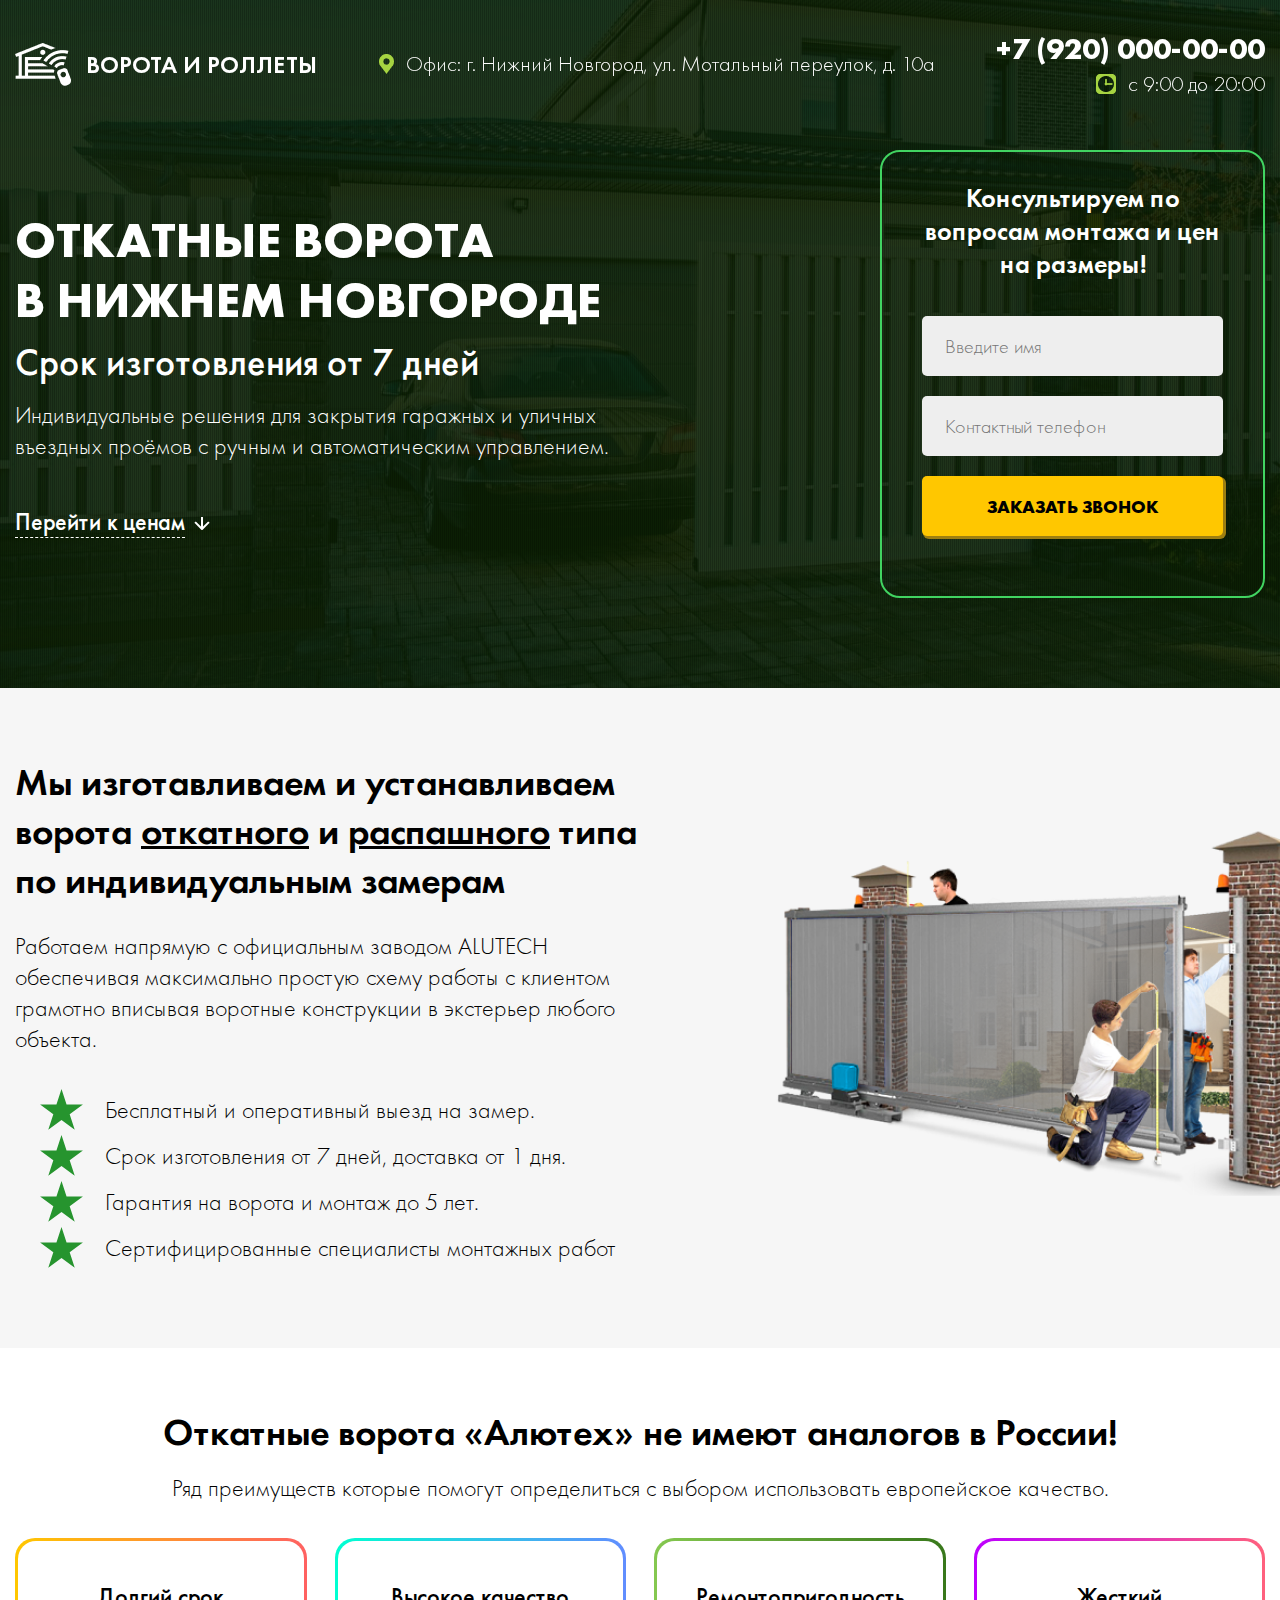
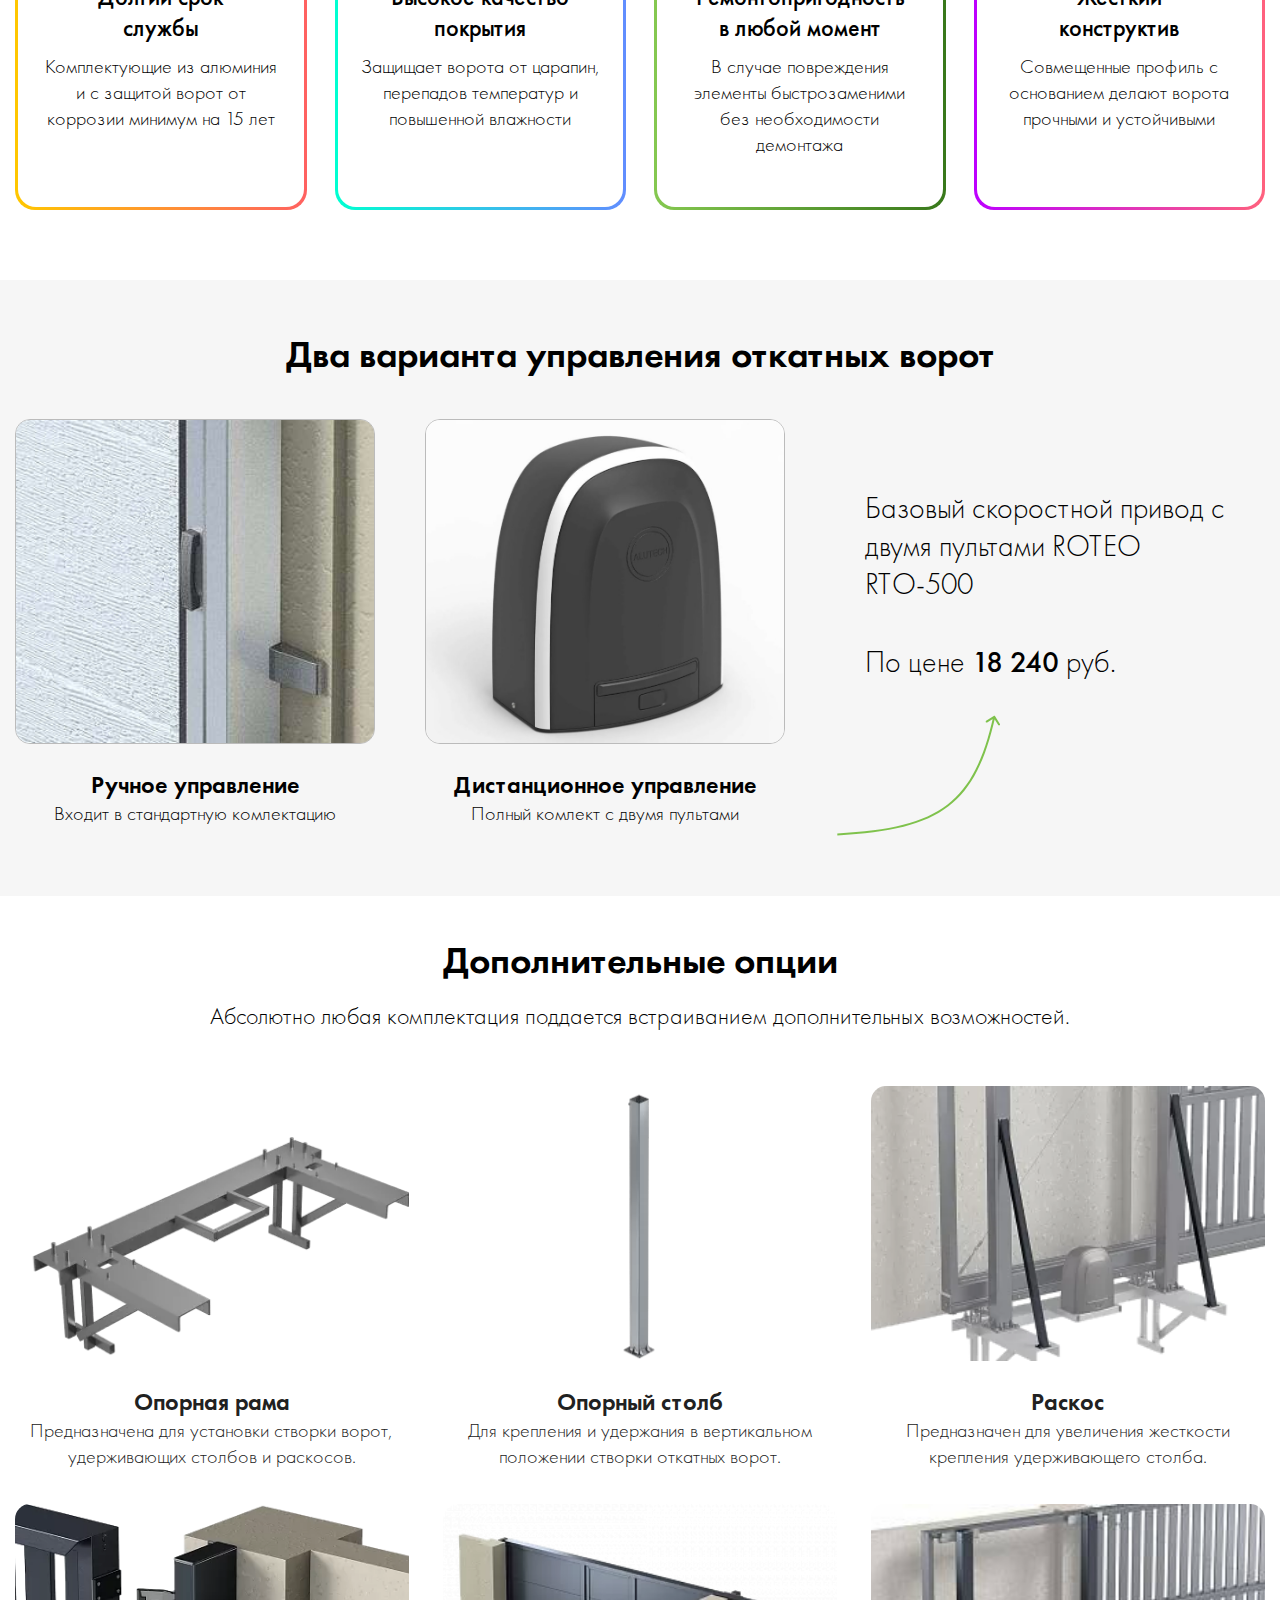
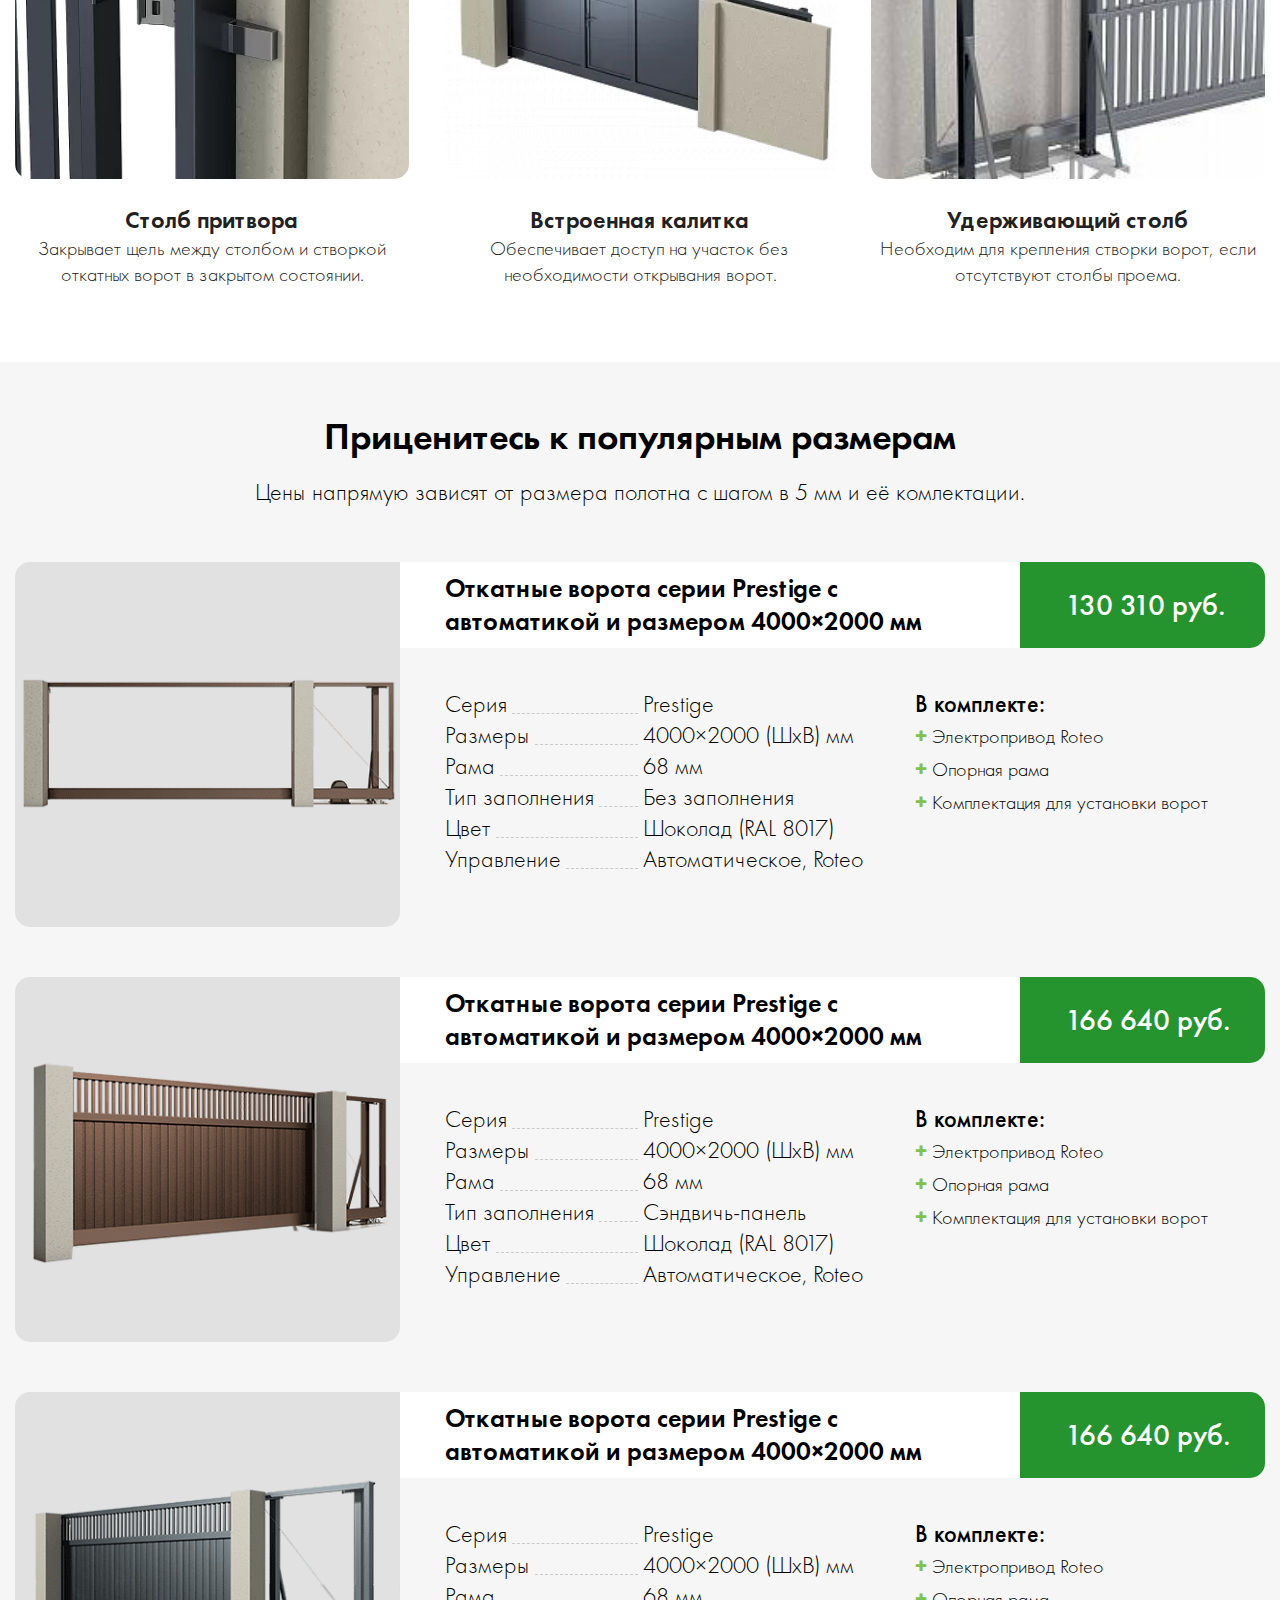
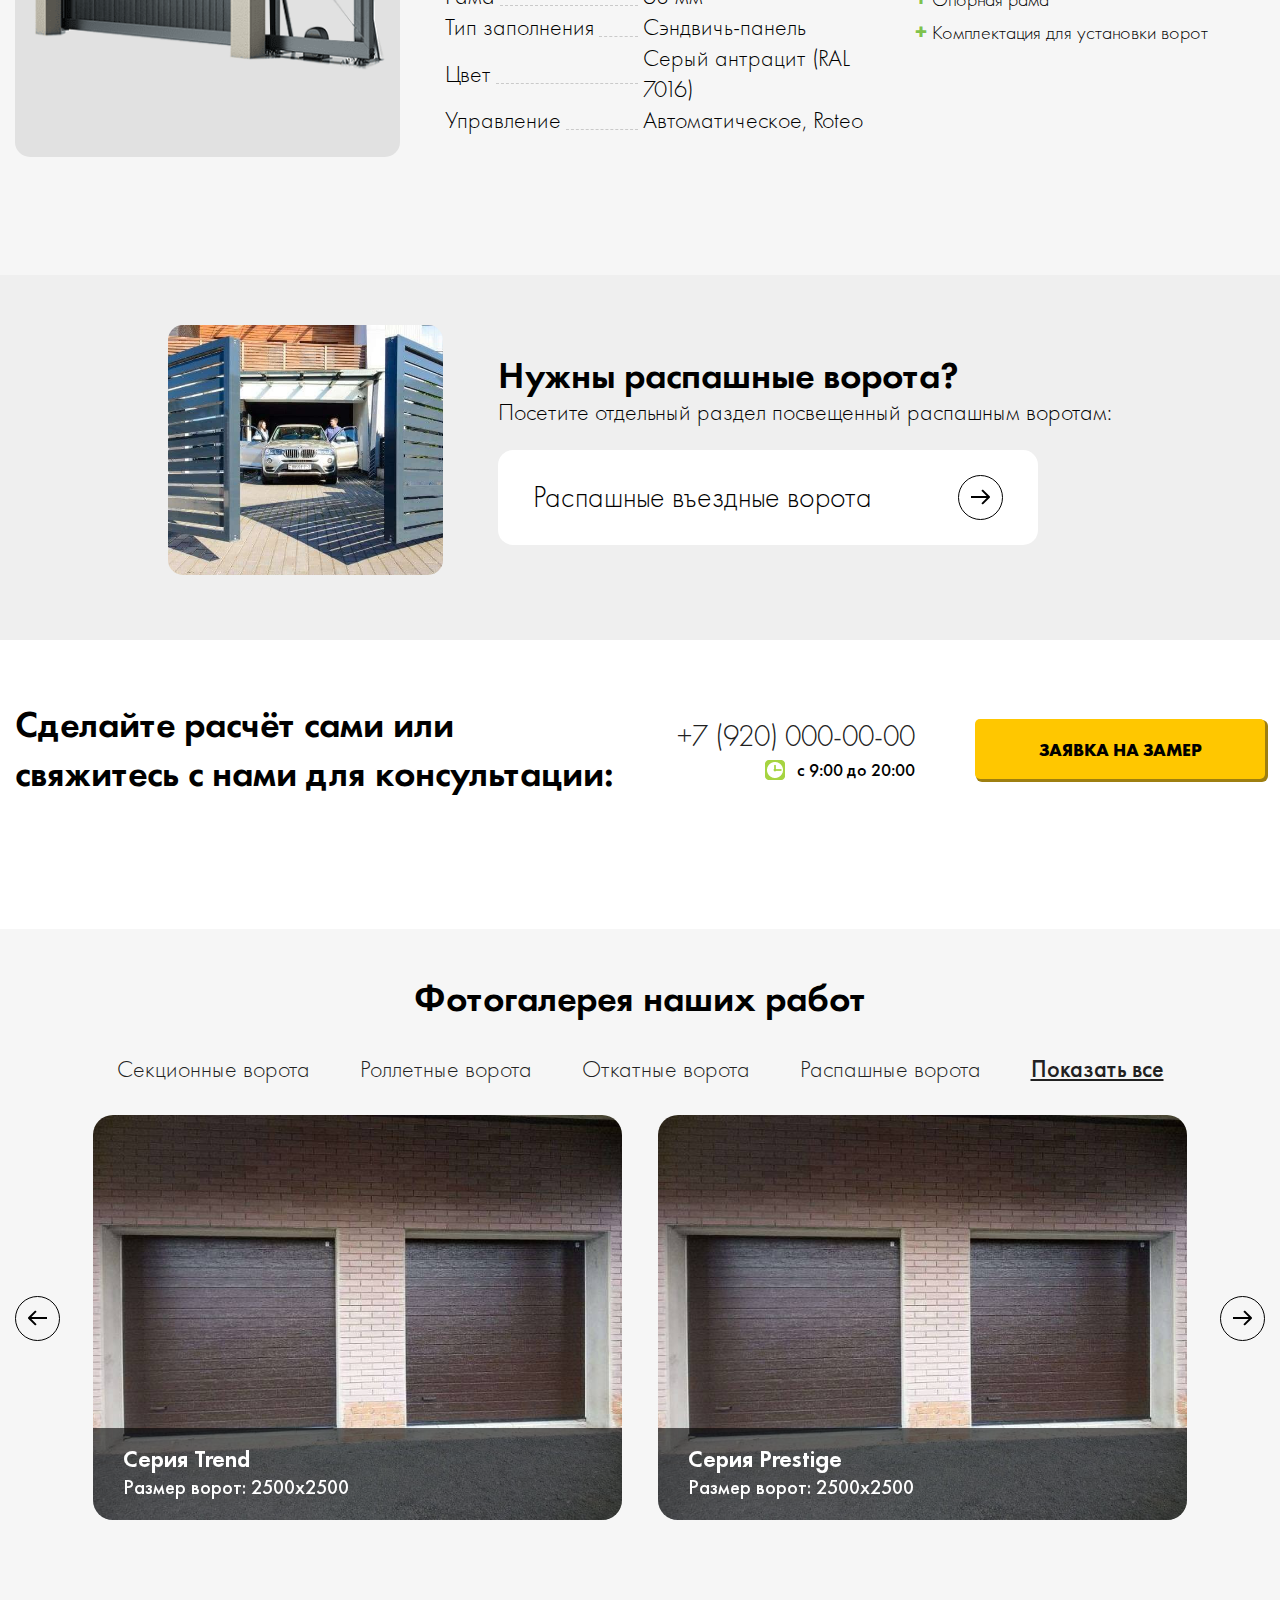
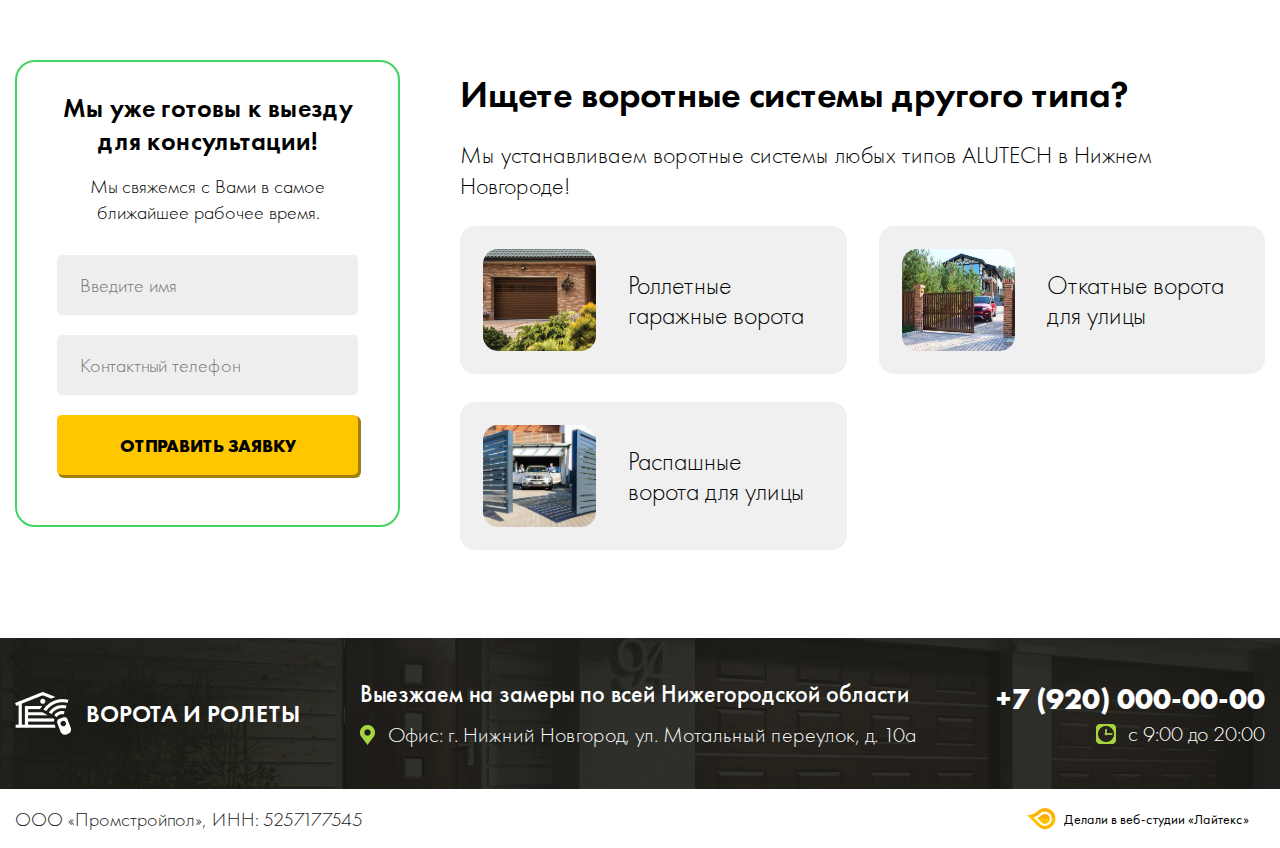
<file: otkatnye.html>
<!DOCTYPE html>
<html lang="ru">
<head>
<title></title>
<meta charset="UTF-8">
<meta name="viewport" content="width=device-width, initial-scale=1, user-scalable=no">
<meta name="format-detection" content="telephone=no">
<link rel="stylesheet" href="css/main.css">
</head>
<body>
  <header class="header" id="header">
    <div class="wrapper">
      <div class="header-wrapper flex">
        <a href="" class="logo flex">
          <span class="logo-img"></span>
          <strong class="logo-text">Ворота и роллеты</strong>
        </a>
        <span class="header-address">Офис: г. Нижний Новгород,
          ул. Мотальный переулок, д. 10а</span>
        <div class="header-contacts">
          <a href="tel:+7 (920) 000-00-00" class="header-phone">+7 (920) 000-00-00</a> <br>
          <span class="header-time">с 9:00 до 20:00</span>
        </div>
        <span class="btn header-btn">Заказать звонок</span>
      </div>
    </div>
  </header>

  <section class="banner">
    <img src="images/banner2.jpg" alt="" class="banner-img">
    <div class="wrapper">
      <div class="banner-wrapper">
        <div class="banner-content">
          <h1 class="banner-title">Откатные ворота <br>
            В Нижнем Новгороде</h1>
          <span class="banner-subtitle">Срок изготовления от 7 дней</span>
          <span class="banner-text">Индивидуальные решения для закрытия гаражных и уличных въездных
            проёмов с ручным и автоматическим управлением.</span>
            <span class="btn banner-btn js-get-raschet">Заказать расчЁт</span>
            <a href="" class="banner-link">Перейти к ценам</a>
        </div>

        <form class="banner-form">
          <strong class="banner-form__title">Консультируем по вопросам монтажа и цен на размеры!</strong>
          <div class="banner-form__inputs">
            <input type="text" class="input banner-form__input" placeholder="Введите имя">
            <input type="text" class="input banner-form__input" placeholder="Контактный телефон">
            <input type="submit" value="Заказать звонок" class="btn submit banner-form__submit">
          </div>
        </form>
      </div>
    </div>
  </section>

  <section class="section section2">
    <div class="wrapper">
      <div class="section2-wrapper flex">
        <div class="section2-content">
          <h2 class="section2-title">Мы изготавливаем и устанавливаем  ворота <span class="underline">откатного</span> и <span class="underline">распашного</span> типа
            по индивидуальным замерам</h2>
          <span class="section2-text">Работаем напрямую с официальным заводом ALUTECH обеспечивая максимально простую схему работы с клиентом грамотно вписывая воротные конструкции в экстерьер любого объекта.</span>
          <ul class="section2-list">
            <li class="section2-list__item">Бесплатный и оперативный выезд на замер.</li>
            <li class="section2-list__item">Срок изготовления от 7 дней, доставка от 1 дня.</li>
            <li class="section2-list__item">Гарантия на ворота и монтаж до 5 лет.</li>
            <li class="section2-list__item">Сертифицированные специалисты монтажных работ</li>
          </ul>
        </div>
        <div class="section2-img"><img src="images/index-img2.png" alt=""></div>
      </div>
    </div>
  </section>

  <section class="section preim">
    <div class="wrapper">
      <h2 class="section-title">Откатные ворота «Алютех» не имеют аналогов в России!</h2>
      <span class="section-subtitle">Ряд преимуществ которые помогут определиться с выбором использовать европейское качество.</span>
      <div class="preim-list">
        <div class="preim-item">
          <div class="preim-item__container">
            <div class="preim-item__inner">
              <strong class="preim-item__title">Долгий срок <br>
                службы</strong>
              <span class="preim-item__text">Комплектующие из алюминия и с защитой ворот от коррозии минимум на 15 лет</span>
            </div>
          </div>
        </div>
        <div class="preim-item">
          <div class="preim-item__container">
            <div class="preim-item__inner">
              <strong class="preim-item__title">Высокое качество <br> покрытия</strong>
              <span class="preim-item__text">Защищает ворота от царапин, перепадов температур и повышенной влажности</span>
            </div>
          </div>
        </div>
        <div class="preim-item">
          <div class="preim-item__container">
            <div class="preim-item__inner">
              <strong class="preim-item__title">Ремонтопригодность <br>
                в любой момент</strong>
              <span class="preim-item__text">В случае повреждения элементы быстрозаменими без необходимости демонтажа</span>
            </div>
          </div>
        </div>
        <div class="preim-item">
          <div class="preim-item__container">
            <div class="preim-item__inner">
              <strong class="preim-item__title">Жесткий <br>
                конструктив</strong>
              <span class="preim-item__text">Совмещенные профиль с основанием делают ворота прочными и устойчивыми</span>
            </div>
          </div>
        </div>
      </div>
    </div>
  </section>

  <section class="section variants">
    <div class="wrapper">
      <h2 class="section-title">Два варианта управления откатных ворот</h2>
      <div class="variants-flex">
        <div class="variant">
          <div class="variant-container">
            <div class="variant-img"><img src="images/ruchnoe2.jpg" alt=""></div>
            <div class="variant-content">
              <b>Ручное управление</b>
              Входит в стандартную комлектацию
            </div>
          </div>
        </div>
        <div class="variant">
          <div class="variant-container">
            <div class="variant-img"><img src="images/distance2.jpg" alt=""></div>
            <div class="variant-content">
              <b>Дистанционное управление</b>
              Полный комлект с двумя пультами
            </div>
          </div>
        </div>

        <div class="variant-base">
          <span class="variant-base__text">Базовый скоростной привод с двумя пультами ROTEO RTО-500</span>
          <span class="variant-base__text">По цене <b>18 240</b> руб.</span>
        </div>
      </div>
    </div>
  </section>

  <section class="section dops">
    <div class="wrapper">
      <h2 class="section-title">Дополнительные опции</h2>
      <span class="section-subtitle">Абсолютно любая комплектация поддается встраиванием дополнительных возможностей.</span>
      <div class="dops-list">
        <div class="dop">
          <div class="dop-container">
            <div class="dop-img"><img src="images/dop7.png" alt=""></div>
            <div class="dop-content">
              <b>Опорная рама</b>
              Предназначена для установки створки ворот, удерживающих столбов и раскосов.
            </div>
          </div>
        </div>
        <div class="dop">
          <div class="dop-container">
            <div class="dop-img"><img src="images/dop8.png" alt=""></div>
            <div class="dop-content">
              <b>Опорный столб</b>
              Для крепления и удержания в вертикальном положении створки откатных ворот.
            </div>
          </div>
        </div>
        <div class="dop">
          <div class="dop-container">
            <div class="dop-img"><img src="images/dop9.png" alt=""></div>
            <div class="dop-content">
              <b>Раскос</b>
              Предназначен для увеличения жесткости крепления удерживающего столба.
            </div>
          </div>
        </div>
        <div class="dop">
          <div class="dop-container">
            <div class="dop-img"><img src="images/dop10.png" alt=""></div>
            <div class="dop-content">
              <b>Столб притвора</b>
              Закрывает щель между столбом и створкой откатных ворот в закрытом состоянии.
            </div>
          </div>
        </div>
        <div class="dop">
          <div class="dop-container">
            <div class="dop-img"><img src="images/dop11.png" alt=""></div>
            <div class="dop-content">
              <b>Встроенная калитка</b>
              Обеспечивает доступ на участок без необходимости открывания ворот.
            </div>
          </div>
        </div>
        <div class="dop">
          <div class="dop-container">
            <div class="dop-img"><img src="images/dop12.jpg" alt=""></div>
            <div class="dop-content">
              <b>Удерживающий столб</b>
              Необходим для крепления створки ворот, если отсутствуют столбы проема.
            </div>
          </div>
        </div>
      </div>
    </div>
  </section>

  <section class="section popular">
    <div class="wrapper">
      <h2 class="section-title">Приценитесь к популярным размерам</h2>
      <span class="section-subtitle">Цены напрямую зависят от размера полотна с шагом в 5 мм и её комлектации.</span>
      <div class="popular-list">
        <div class="item">
          <div class="item-container">
            <div class="item-img"><img src="images/popular4.png" alt=""></div>
            <div class="item-content">
              <div class="item-top">
                <h3 class="item-title">Откатные ворота серии Prestige
                  с автоматикой и размером 4000×2000 мм</h3>
                <span class="item-price">
                  130 310 руб.
                </span>
              </div>

              <div class="item-bottom">
                <div class="item-tabs">
                  <div class="item-tab active" data-tab="1">Характеристики</div>
                  <div class="item-tab" data-tab="2">Комплектация</div>
                </div>

                <table class="item-table item-list1">
                  <tr>
                    <td><span>Серия</span></td>
                    <td>Prestige</td>
                  </tr>
                  <tr>
                    <td><span>Размеры</span></td>
                    <td>4000×2000 (ШхВ) мм</td>
                  </tr>
                  <tr>
                    <td><span>Рама</span></td>
                    <td>68 мм</td>
                  </tr>
                  <tr>
                    <td><span>Тип заполнения</span></td>
                    <td>Без заполнения</td>
                  </tr>
                  <tr>
                    <td><span>Цвет</span></td>
                    <td>Шоколад (RAL 8017)</td>
                  </tr>
                  <tr>
                    <td><span>Управление</span></td>
                    <td>Автоматическое, Roteo</td>
                  </tr>
                </table>

                <div class="item-list">
                  <strong class="item-list__title">В комплекте:</strong>
                  <ul class="item-list__container">
                    <li class="item-list__item">Электропривод Roteo</li>
                    <li class="item-list__item">Опорная рама</li>
                    <li class="item-list__item">Комплектация для установки ворот </li>
                  </ul>
                </div>
              </div>
              <div class="item-price-mobile">
                68 810 руб.
              </div>
              <div class="btn item-btn-mobile js-get-rasschet">Заказать расчет</div>

            </div>
          </div>
        </div>

        <div class="item">
          <div class="item-container">
            <div class="item-img"><img src="images/popular5.png" alt=""></div>
            <div class="item-content">
              <div class="item-top">
                <h3 class="item-title">Откатные ворота серии Prestige
                  с автоматикой и размером 4000×2000 мм</h3>
                <span class="item-price">
                  166 640 руб.
                </span>
              </div>

              <div class="item-bottom">
                <div class="item-tabs">
                  <div class="item-tab active" data-tab="1">Характеристики</div>
                  <div class="item-tab" data-tab="2">Комплектация</div>
                </div>

                <table class="item-table item-list1">
                  <tr>
                    <td><span>Серия</span></td>
                    <td>Prestige</td>
                  </tr>
                  <tr>
                    <td><span>Размеры</span></td>
                    <td>4000×2000 (ШхВ) мм</td>
                  </tr>
                  <tr>
                    <td><span>Рама</span></td>
                    <td>68 мм</td>
                  </tr>
                  <tr>
                    <td><span>Тип заполнения</span></td>
                    <td>Сэндвичь-панель</td>
                  </tr>
                  <tr>
                    <td><span>Цвет</span></td>
                    <td>Шоколад (RAL 8017)</td>
                  </tr>
                  <tr>
                    <td><span>Управление</span></td>
                    <td>Автоматическое, Roteo</td>
                  </tr>
                </table>

                <div class="item-list">
                  <strong class="item-list__title">В комплекте:</strong>
                  <ul class="item-list__container">
                    <li class="item-list__item">Электропривод Roteo</li>
                    <li class="item-list__item">Опорная рама</li>
                    <li class="item-list__item">Комплектация для установки ворот </li>
                  </ul>
                </div>
              </div>
              <div class="item-price-mobile">
                68 810 руб.
              </div>
              <div class="btn item-btn-mobile js-get-rasschet">Заказать расчет</div>

            </div>
          </div>
        </div>

        <div class="item">
          <div class="item-container">
            <div class="item-img"><img src="images/popular6.png" alt=""></div>
            <div class="item-content">
              <div class="item-top">
                <h3 class="item-title">Откатные ворота серии Prestige
                  с автоматикой и размером 4000×2000 мм</h3>
                <span class="item-price">
                  166 640 руб.
                </span>
              </div>

              <div class="item-bottom">
                <div class="item-tabs">
                  <div class="item-tab active" data-tab="1">Характеристики</div>
                  <div class="item-tab" data-tab="2">Комплектация</div>
                </div>

                <table class="item-table item-list1">
                  <tr>
                    <td><span>Серия</span></td>
                    <td>Prestige</td>
                  </tr>
                  <tr>
                    <td><span>Размеры</span></td>
                    <td>4000×2000 (ШхВ) мм</td>
                  </tr>
                  <tr>
                    <td><span>Рама</span></td>
                    <td>68 мм</td>
                  </tr>
                  <tr>
                    <td><span>Тип заполнения</span></td>
                    <td>Сэндвичь-панель</td>
                  </tr>
                  <tr>
                    <td><span>Цвет</span></td>
                    <td>Серый антрацит (RAL 7016)</td>
                  </tr>
                  <tr>
                    <td><span>Управление</span></td>
                    <td>Автоматическое, Roteo</td>
                  </tr>
                </table>

                <div class="item-list">
                  <strong class="item-list__title">В комплекте:</strong>
                  <ul class="item-list__container">
                    <li class="item-list__item">Электропривод Roteo</li>
                    <li class="item-list__item">Опорная рама</li>
                    <li class="item-list__item">Комплектация для установки ворот </li>
                  </ul>
                </div>
              </div>
              <div class="item-price-mobile">
                68 810 руб.
              </div>
              <div class="btn item-btn-mobile js-get-rasschet">Заказать расчет</div>

            </div>
          </div>
        </div>
      </div>
    </div>
  </section>

  <section class="section quest">
    <div class="wrapper">
      <div class="quest-wrapper flex">
        <div class="quest-img"><img src="images/raspashnye.jpg" alt=""></div>
        <div class="quest-content">
          <h2 class="quest-title">Нужны распашные ворота?</h2>
          <span class="quest-subtitle">Посетите отдельный раздел посвещенный распашным воротам:</span>
          <a href="" class="quest-link">Распашные въездные ворота <i></i></a>
        </div>
      </div>
    </div>
  </section>

  <section class="section calc">
    <div class="wrapper">
      <div class="calc-top flex">
        <h1 class="calc-title">Сделайте расчёт сами или свяжитесь с нами для консультации:</h1>
        <div class="calc-contacts">
          <a href="tel:+7 (920) 000-00-00" class="calc-contacts__phone">+7 (920) 000-00-00</a><br>
          <span class="calc-contacts__time">с 9:00 до 20:00</span>
        </div>
        <span class="btn calc-btn">Заявка на замер</span>
      </div>

      <div class="calc-container">
        <div id="alutech-calc"></div> <script> !function(){var s="",h="72195",m=window.location.protocol+"//"+window.location.host+window.location.pathname;function g(t,e){e||(e=window.location.href),t=t.replace(/[\[\]]/g,"\\$&");var a=new RegExp("[?&]"+t+"(=([^&#]*)|&|#|$)").exec(e);return a?a[2]?decodeURIComponent(a[2].replace(/\+/g," ")):"":null}document.addEventListener("DOMContentLoaded",function(){s=g("alutcalc")||s;var t=g("alutsize")||"",a=g("alutpanels")||"",o=g("alutseries")||"",l=g("alutmount")||"",n=g("alutbox")||"",c=g("alutcolor")||"",i=g("alutcontrol")||"",u=g("alutoptions")||"";if(h=g("alutregion")||h,null!==(e=document.getElementById("alutech-calc"))){var r=document.createElement("iframe"),d="alutech-iframe";r.name="alutech_iframe";r.src="//calc.alute.ch/#"+s+"?alutsize="+t+"&email=info@weblitex.ru&url="+m+"&css=&lang=ru&type=&sap=300016929&calc=['gate','shutter','ads400']&alutpanels="+a+"&alutseries="+o+"&alutmount="+l+"&alutbox="+n+"&alutcolor="+c+"&alutcontrol="+i+"&alutoptions="+u+"&alutregion="+h,r.width="100%",r.height=0,r.id=d,r.scrolling="no",r.frameBorder=0,e.appendChild(r),window.addEventListener("message",function(e){e.data.height&&"number"==typeof e.data.height&&document.getElementById(d)&&(document.getElementById(d).height=e.data.height),e.data.run&&"string"==typeof e.data.run&&document.getElementById(d)&&new Function(e.data.run)()})}})}(); </script>
      </div>
    </div>
  </section>

  <section class="section gallery">
    <div class="wrapper">
      <h2 class="section-title">Фотогалерея наших работ</h2>
      <div class="gallery-tabs">
        <span class="gallery-tab" data-filter="sekcionnye">Секционные ворота</span>
        <span class="gallery-tab" data-filter="rolletnye">Роллетные ворота</span>
        <span class="gallery-tab" data-filter="otkatnye">Откатные ворота</span>
        <span class="gallery-tab" data-filter="raspashnye">Распашные ворота</span>
        <span class="gallery-tab all" data-filter="all">Показать все</span>
      </div>
      <div class="gallery-slider js-gallery-slider">
        <div class="gallery-item" data-filter="sekcionnye">
          <a href="" class="gallery-item__container">
            <img src="images/photo-slider.jpg" alt="" class="gallery-item__img">
            <span class="gallery-item__text">
              <b>Серия Trend</b>
              Размер ворот: 2500х2500
            </span>
          </a>
        </div>
        <div class="gallery-item" data-filter="sekcionnye">
          <a href="" class="gallery-item__container">
            <img src="images/photo-slider.jpg" alt="" class="gallery-item__img">
            <span class="gallery-item__text">
              <b>Серия Prestige</b>
              Размер ворот: 2500х2500
            </span>
          </a>
        </div>
        <div class="gallery-item" data-filter="sekcionnye">
          <a href="" class="gallery-item__container">
            <img src="images/photo-slider.jpg" alt="" class="gallery-item__img">
            <span class="gallery-item__text">
              <b>Серия Prestige</b>
              Размер ворот: 2500х2500
            </span>
          </a>
        </div>

        <div class="gallery-item" data-filter="rolletnye">
          <a href="" class="gallery-item__container">
            <img src="images/photo-slider.jpg" alt="" class="gallery-item__img">
            <span class="gallery-item__text">
              <b>Серия Trend</b>
              Размер ворот: 2500х2500
            </span>
          </a>
        </div>
        <div class="gallery-item" data-filter="rolletnye">
          <a href="" class="gallery-item__container">
            <img src="images/photo-slider.jpg" alt="" class="gallery-item__img">
            <span class="gallery-item__text">
              <b>Серия Prestige</b>
              Размер ворот: 2500х2500
            </span>
          </a>
        </div>
        <div class="gallery-item" data-filter="rolletnye">
          <a href="" class="gallery-item__container">
            <img src="images/photo-slider.jpg" alt="" class="gallery-item__img">
            <span class="gallery-item__text">
              <b>Серия Prestige</b>
              Размер ворот: 2500х2500
            </span>
          </a>
        </div>

        <div class="gallery-item" data-filter="otkatnye">
          <a href="" class="gallery-item__container">
            <img src="images/photo-slider.jpg" alt="" class="gallery-item__img">
            <span class="gallery-item__text">
              <b>Серия Trend</b>
              Размер ворот: 2500х2500
            </span>
          </a>
        </div>
        <div class="gallery-item" data-filter="otkatnye">
          <a href="" class="gallery-item__container">
            <img src="images/photo-slider.jpg" alt="" class="gallery-item__img">
            <span class="gallery-item__text">
              <b>Серия Prestige</b>
              Размер ворот: 2500х2500
            </span>
          </a>
        </div>
        <div class="gallery-item" data-filter="otkatnye">
          <a href="" class="gallery-item__container">
            <img src="images/photo-slider.jpg" alt="" class="gallery-item__img">
            <span class="gallery-item__text">
              <b>Серия Prestige</b>
              Размер ворот: 2500х2500
            </span>
          </a>
        </div>

        <div class="gallery-item" data-filter="raspashnye">
          <a href="" class="gallery-item__container">
            <img src="images/photo-slider.jpg" alt="" class="gallery-item__img">
            <span class="gallery-item__text">
              <b>Серия Trend</b>
              Размер ворот: 2500х2500
            </span>
          </a>
        </div>
        <div class="gallery-item" data-filter="raspashnye">
          <a href="" class="gallery-item__container">
            <img src="images/photo-slider.jpg" alt="" class="gallery-item__img">
            <span class="gallery-item__text">
              <b>Серия Prestige</b>
              Размер ворот: 2500х2500
            </span>
          </a>
        </div>
        <div class="gallery-item" data-filter="raspashnye">
          <a href="" class="gallery-item__container">
            <img src="images/photo-slider.jpg" alt="" class="gallery-item__img">
            <span class="gallery-item__text">
              <b>Серия Prestige</b>
              Размер ворот: 2500х2500
            </span>
          </a>
        </div>
      </div>
    </div>
  </section>

  <section class="section bottom">
    <div class="wrapper">
      <div class="bottom-flex">
        <form class="bottom-form">
          <strong class="bottom-form__title">Мы уже готовы к выезду для консультации!</strong>
          <span class="bottom-form__text">Мы свяжемся с Вами в самое ближайшее рабочее время.</span>
          <input type="text" class="input bottom-form__input" placeholder="Введите имя">
          <input type="tel" class="input bottom-form__input" placeholder="Контактный телефон">
          <input type="submit" value="Отправить заявку" class="btn bottom-form__submit">
        </form>

        <div class="bottom-content">
          <h2 class="bottom-title">Ищете воротные системы другого типа?</h2>
          <span class="bottom-text">Мы устанавливаем воротные системы любых типов ALUTECH в Нижнем Новгороде!</span>
          <div class="bottom-list">
            <a href="" class="bottom-item">
              <span class="bottom-item__img"><img src="images/nuzhny.jpg" alt=""></span>
              <span class="bottom-item__text">Роллетные
                гаражные ворота</span>
            </a>
            <a href="" class="bottom-item">
              <span class="bottom-item__img"><img src="images/otkatnye.jpg" alt=""></span>
              <span class="bottom-item__text">Откатные
                ворота для улицы</span>
            </a>
            <a href="" class="bottom-item">
              <span class="bottom-item__img"><img src="images/raspashnye.jpg" alt=""></span>
              <span class="bottom-item__text">Распашные
                ворота для улицы</span>
            </a>
          </div>
        </div>
      </div>
    </div>
  </section>

  <footer class="footer">
    <div class="footer-top">
      <div class="wrapper">
        <div class="footer-top__wrapper flex">
          <a href="" class="footer-logo flex">
            <img src="images/logo-white.png" alt="">
            Ворота и ролеты
          </a>
          
          <div class="footer-top__text">
            <strong class="footer-top__title">Выезжаем на замеры по всей Нижегородской области</strong>
            <span class="footer-address">Офис: г. Нижний Новгород,
              ул. Мотальный переулок, д. 10а</span>
          </div>

          <div class="header-contacts footer-contacts">
            <a href="tel:+7 (920) 000-00-00" class="header-phone">+7 (920) 000-00-00</a> <br>
            <span class="header-time">с 9:00 до 20:00</span>
          </div>
        </div>
      </div>
    </div>

    <div class="footer-bottom">
      <div class="wrapper">
        <div class="footer-bottom__wrapper flex">
          <span class="footer-copyright">ООО «Промстройпол», ИНН: 5257177545 </span>
          <div class="litex">
            <div class="litex-btn">Делали в веб-студии «Лайтекс»</div>
            <div class="litex-block">
              <div class="litex-block-container">
                <strong class="litex-block__title">Что-то интересует?</strong>
				        <a href="https://weblitex.ru/sozdanie-sajtov/?utm_source=clients&utm_medium=referal&utm_campaign=nanomet12.ru" target="blank" class="litex-block__link">Разработка сайта</a>
                <a href="https://weblitex.ru/prodvizhenie-sajtov/?utm_source=clients&utm_medium=referal&utm_campaign=nanomet12.ru" target="blank" class="litex-block__link">Продвижение сайта</a>
                <a href="https://weblitex.ru/podderzhka-sajtov.html?utm_source=clients&utm_medium=referal&utm_campaign=nanomet12.ru" target="blank" class="litex-block__link">Поддержка сайта</a>
              </div>
            </div>
          </div>
        </div>
      </div>
    </div>
  </footer>
   

  <script src="libs/jquery/jquery-3.3.1.min.js"></script>
  <script src="libs/slick/slick.min.js"></script>
  <script src="https://api-maps.yandex.ru/2.1/?lang=ru_RU"></script>
  <script src="js/main.js"></script>
</body>
</html>
</file>
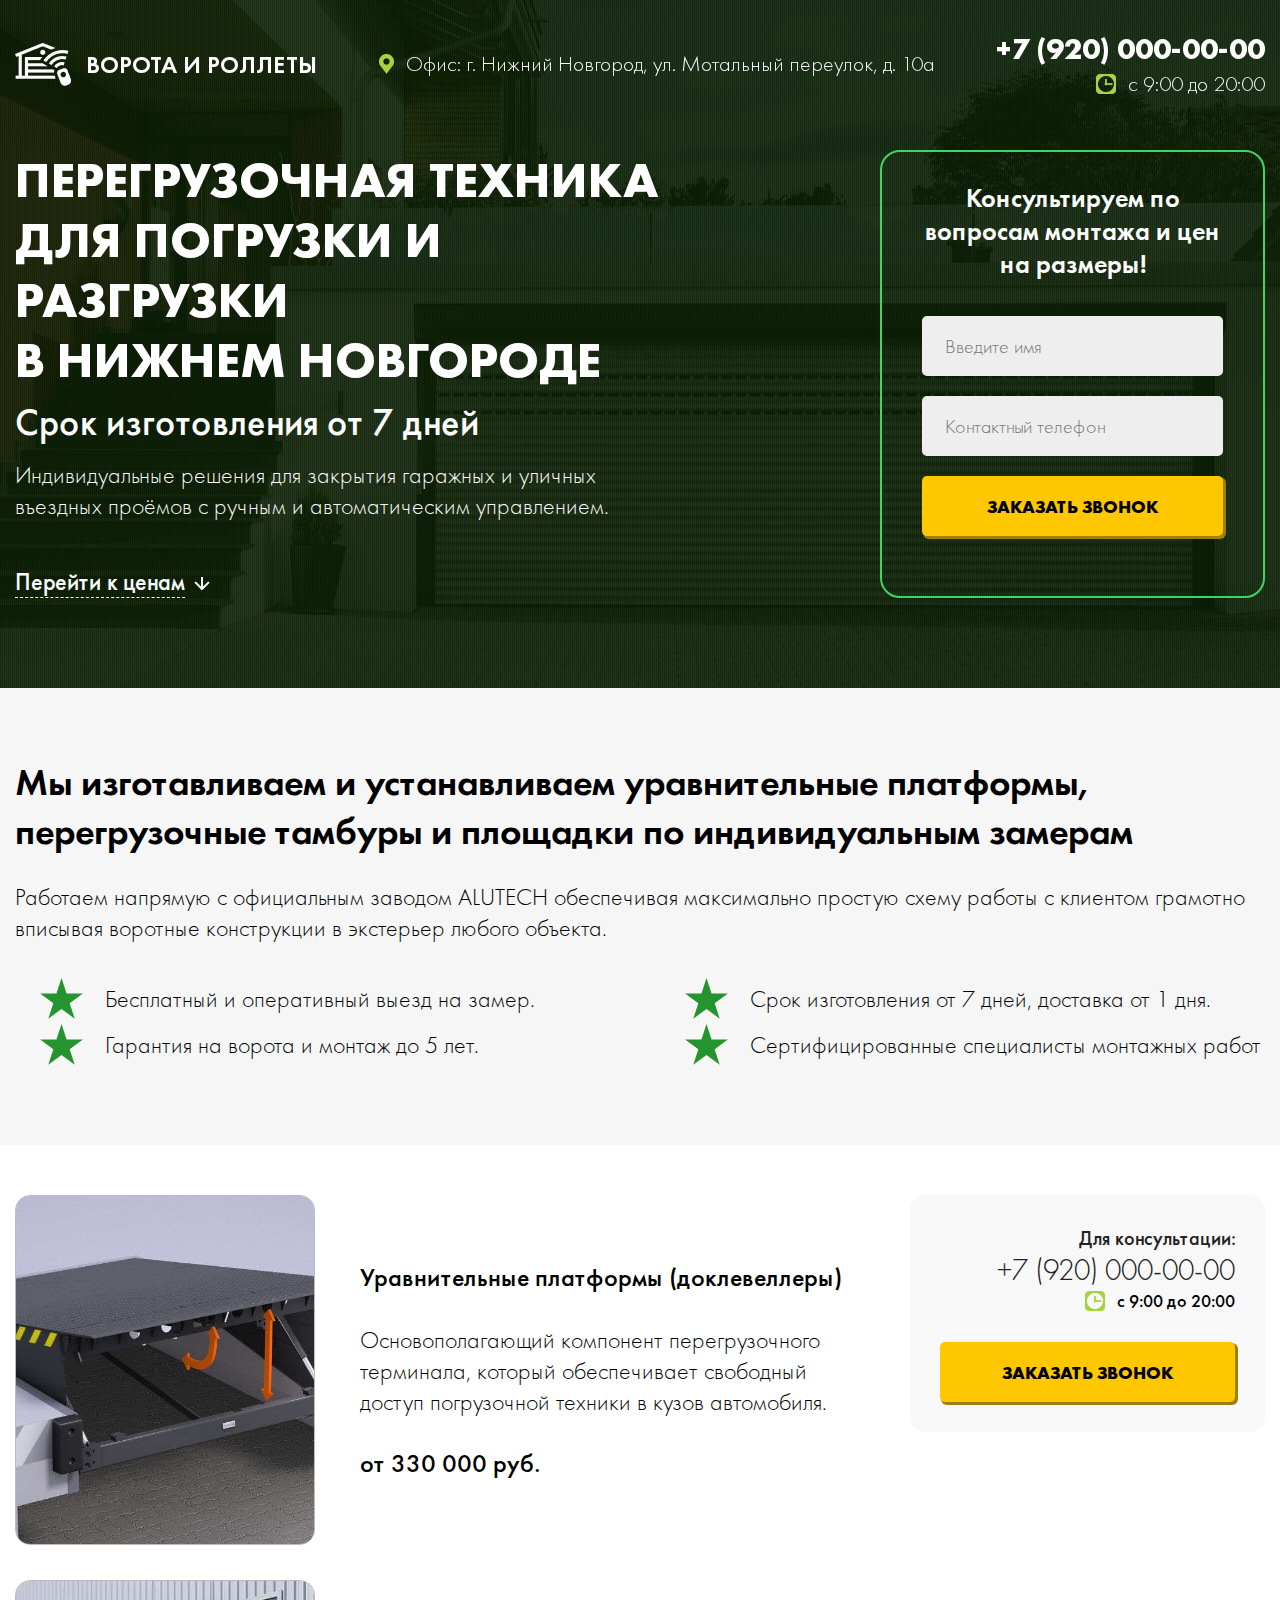
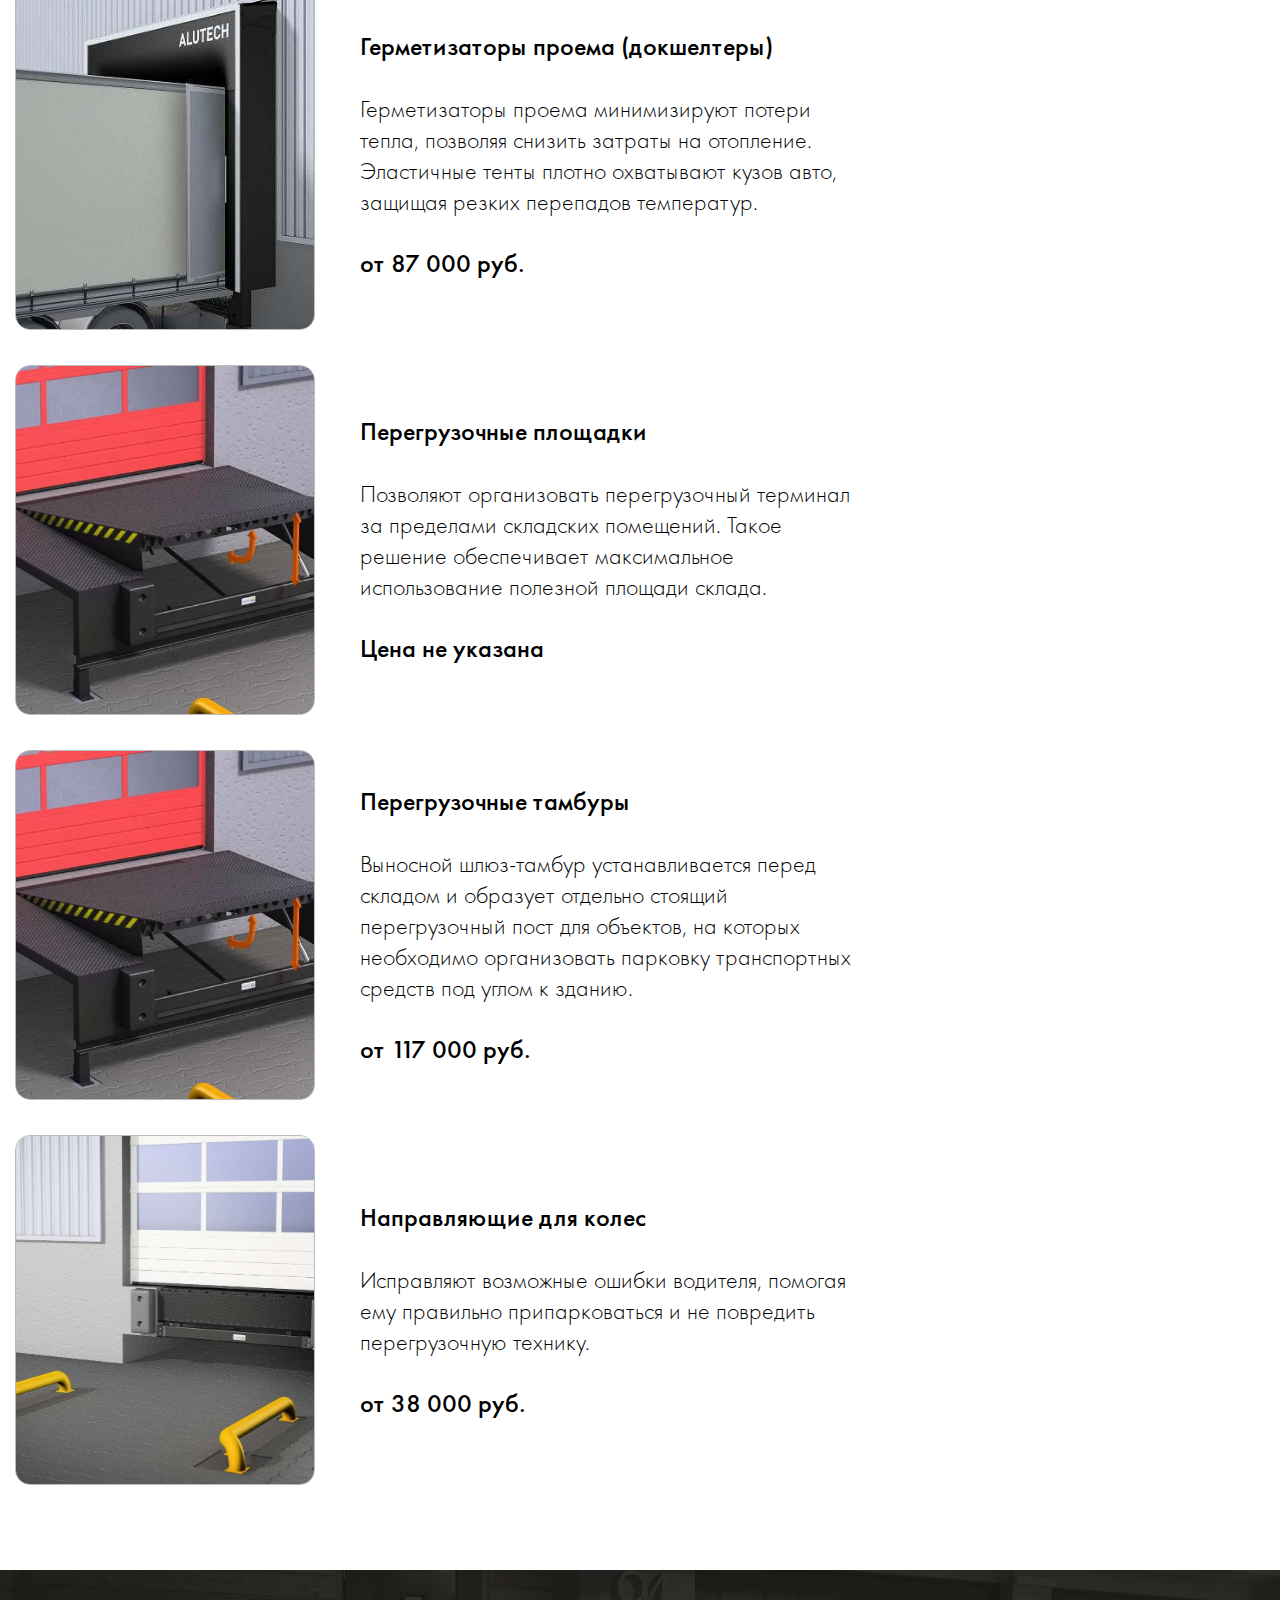
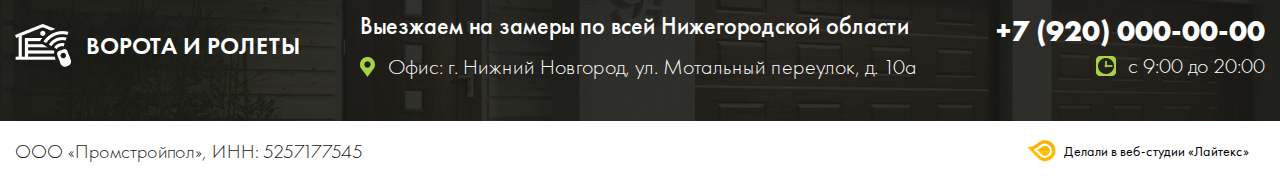
<file: peregruz.html>
<!DOCTYPE html>
<html lang="ru">
<head>
<title></title>
<meta charset="UTF-8">
<meta name="viewport" content="width=device-width, initial-scale=1, user-scalable=no">
<meta name="format-detection" content="telephone=no">
<link rel="stylesheet" href="css/main.css">
</head>
<body>
  <header class="header" id="header">
    <div class="wrapper">
      <div class="header-wrapper flex">
        <a href="" class="logo flex">
          <span class="logo-img"></span>
          <strong class="logo-text">Ворота и роллеты</strong>
        </a>
        <span class="header-address">Офис: г. Нижний Новгород,
          ул. Мотальный переулок, д. 10а</span>
        <div class="header-contacts">
          <a href="tel:+7 (920) 000-00-00" class="header-phone">+7 (920) 000-00-00</a> <br>
          <span class="header-time">с 9:00 до 20:00</span>
        </div>
        <span class="btn header-btn">Заказать звонок</span>
      </div>
    </div>
  </header>

  <section class="banner">
    <img src="images/banner3.jpg" alt="" class="banner-img">
    <div class="wrapper">
      <div class="banner-wrapper">
        <div class="banner-content">
          <h1 class="banner-title">Перегрузочная техника <br>
            для погрузки и разгрузки <br>
            В Нижнем Новгороде</h1>
          <span class="banner-subtitle">Срок изготовления от 7 дней</span>
          <span class="banner-text">Индивидуальные решения для закрытия гаражных и уличных въездных
            проёмов с ручным и автоматическим управлением.</span>
            <span class="btn banner-btn js-get-raschet">Заказать расчЁт</span>
            <a href="" class="banner-link">Перейти к ценам</a>
        </div>

        <form class="banner-form">
          <strong class="banner-form__title">Консультируем по вопросам монтажа и цен на размеры!</strong>
          <div class="banner-form__inputs">
            <input type="text" class="input banner-form__input" placeholder="Введите имя">
            <input type="text" class="input banner-form__input" placeholder="Контактный телефон">
            <input type="submit" value="Заказать звонок" class="btn submit banner-form__submit">
          </div>
        </form>
      </div>
    </div>
  </section>

  <section class="section section2">
    <div class="wrapper">
      <div class="section2-wrapper">
        <h2 class="section2-title">Мы изготавливаем и устанавливаем  уравнительные платформы, перегрузочные тамбуры и площадки по индивидуальным замерам</h2>
        <span class="section2-text">Работаем напрямую с официальным заводом ALUTECH обеспечивая максимально простую схему работы с клиентом грамотно вписывая воротные конструкции в экстерьер любого объекта.</span>
        <ul class="section2-list section2-list__flex">
          <li class="section2-list__item">Бесплатный и оперативный выезд на замер.</li>
          <li class="section2-list__item">Срок изготовления от 7 дней, доставка от 1 дня.</li>
          <li class="section2-list__item">Гарантия на ворота и монтаж до 5 лет.</li>
          <li class="section2-list__item">Сертифицированные специалисты монтажных работ</li>
        </ul>
      </div>
    </div>
  </section>

  <section class="peregruz section">
    <div class="wrapper">
      <div class="peregruz__wrapper">
        <div class="peregruz-content">
          <div class="peregruz-list">
            <div class="peregruz-item">
              <div class="peregruz-item__img"><img src="images/peregruz1.jpg" alt=""></div>
              <div class="peregruz-item__content">
                <strong class="peregruz-item__title">Уравнительные платформы (доклевеллеры)</strong>
                <p class="peregruz-item__text">Основополагающий компонент перегрузочного терминала, который обеспечивает свободный доступ погрузочной техники в кузов автомобиля.</p>
                <strong class="peregruz-item__title">от 330 000 руб.</strong>
              </div>
            </div>
            <div class="peregruz-item">
              <div class="peregruz-item__img"><img src="images/peregruz2.jpg" alt=""></div>
              <div class="peregruz-item__content">
                <strong class="peregruz-item__title">Герметизаторы проема (докшелтеры)</strong>
                <p class="peregruz-item__text">Герметизаторы проема минимизируют потери тепла,  позволяя снизить затраты на отопление. Эластичные тенты плотно охватывают кузов авто, защищая  резких перепадов температур.</p>
                <strong class="peregruz-item__title">от 87 000 руб.</strong>
              </div>
            </div>
            <div class="peregruz-item">
              <div class="peregruz-item__img"><img src="images/peregruz3.jpg" alt=""></div>
              <div class="peregruz-item__content">
                <strong class="peregruz-item__title">Перегрузочные площадки</strong>
                <p class="peregruz-item__text">Позволяют организовать перегрузочный терминал за пределами складских помещений. Такое решение обеспечивает максимальное использование полезной площади склада.</p>
                <strong class="peregruz-item__title">Цена не указана</strong>
              </div>
            </div>
            <div class="peregruz-item">
              <div class="peregruz-item__img"><img src="images/peregruz3.jpg" alt=""></div>
              <div class="peregruz-item__content">
                <strong class="peregruz-item__title">Перегрузочные тамбуры</strong>
                <p class="peregruz-item__text">Выносной шлюз-тамбур устанавливается перед складом и образует отдельно стоящий перегрузочный пост для объектов, на которых необходимо организовать парковку транспортных средств под углом к зданию.</p>
                <strong class="peregruz-item__title">от 117 000 руб.</strong>
              </div>
            </div>
            <div class="peregruz-item">
              <div class="peregruz-item__img"><img src="images/peregruz4.jpg" alt=""></div>
              <div class="peregruz-item__content">
                <strong class="peregruz-item__title">Направляющие для колес</strong>
                <p class="peregruz-item__text">Исправляют возможные ошибки водителя, помогая ему правильно припарковаться и не повредить перегрузочную технику.</p>
                <strong class="peregruz-item__title">от 38 000 руб.</strong>
              </div>
            </div>
          </div>
        </div>

        <aside class="peregruz-sidebar">
          <div class="peregruz-sidebar__block">
            <div class="peregruz-sidebar__contacts">
              <strong>Для консультации:</strong>
              <a href="tel:+7 (920) 000-00-00" class="peregruz-sidebar__phone">+7 (920) 000-00-00</a> <br>
              <span class="peregruz-sidebar__time">с 9:00 до 20:00</span>
            </div>
            <span class="btn peregruz-sidebar__btn">Заказать звонок</span>
          </div>
        </aside>
      </div>
    </div>
  </section>

  <footer class="footer">
    <div class="footer-top">
      <div class="wrapper">
        <div class="footer-top__wrapper flex">
          <a href="" class="footer-logo flex">
            <img src="images/logo-white.png" alt="">
            Ворота и ролеты
          </a>
          
          <div class="footer-top__text">
            <strong class="footer-top__title">Выезжаем на замеры по всей Нижегородской области</strong>
            <span class="footer-address">Офис: г. Нижний Новгород,
              ул. Мотальный переулок, д. 10а</span>
          </div>

          <div class="header-contacts footer-contacts">
            <a href="tel:+7 (920) 000-00-00" class="header-phone">+7 (920) 000-00-00</a> <br>
            <span class="header-time">с 9:00 до 20:00</span>
          </div>
        </div>
      </div>
    </div>

    <div class="footer-bottom">
      <div class="wrapper">
        <div class="footer-bottom__wrapper flex">
          <span class="footer-copyright">ООО «Промстройпол», ИНН: 5257177545 </span>
          <div class="litex">
            <div class="litex-btn">Делали в веб-студии «Лайтекс»</div>
            <div class="litex-block">
              <div class="litex-block-container">
                <strong class="litex-block__title">Что-то интересует?</strong>
				        <a href="https://weblitex.ru/sozdanie-sajtov/?utm_source=clients&utm_medium=referal&utm_campaign=nanomet12.ru" target="blank" class="litex-block__link">Разработка сайта</a>
                <a href="https://weblitex.ru/prodvizhenie-sajtov/?utm_source=clients&utm_medium=referal&utm_campaign=nanomet12.ru" target="blank" class="litex-block__link">Продвижение сайта</a>
                <a href="https://weblitex.ru/podderzhka-sajtov.html?utm_source=clients&utm_medium=referal&utm_campaign=nanomet12.ru" target="blank" class="litex-block__link">Поддержка сайта</a>
              </div>
            </div>
          </div>
        </div>
      </div>
    </div>
  </footer>
   

  <script src="libs/jquery/jquery-3.3.1.min.js"></script>
  <script src="libs/slick/slick.min.js"></script>
  <script src="https://api-maps.yandex.ru/2.1/?lang=ru_RU"></script>
  <script src="js/main.js"></script>
</body>
</html>
</file>
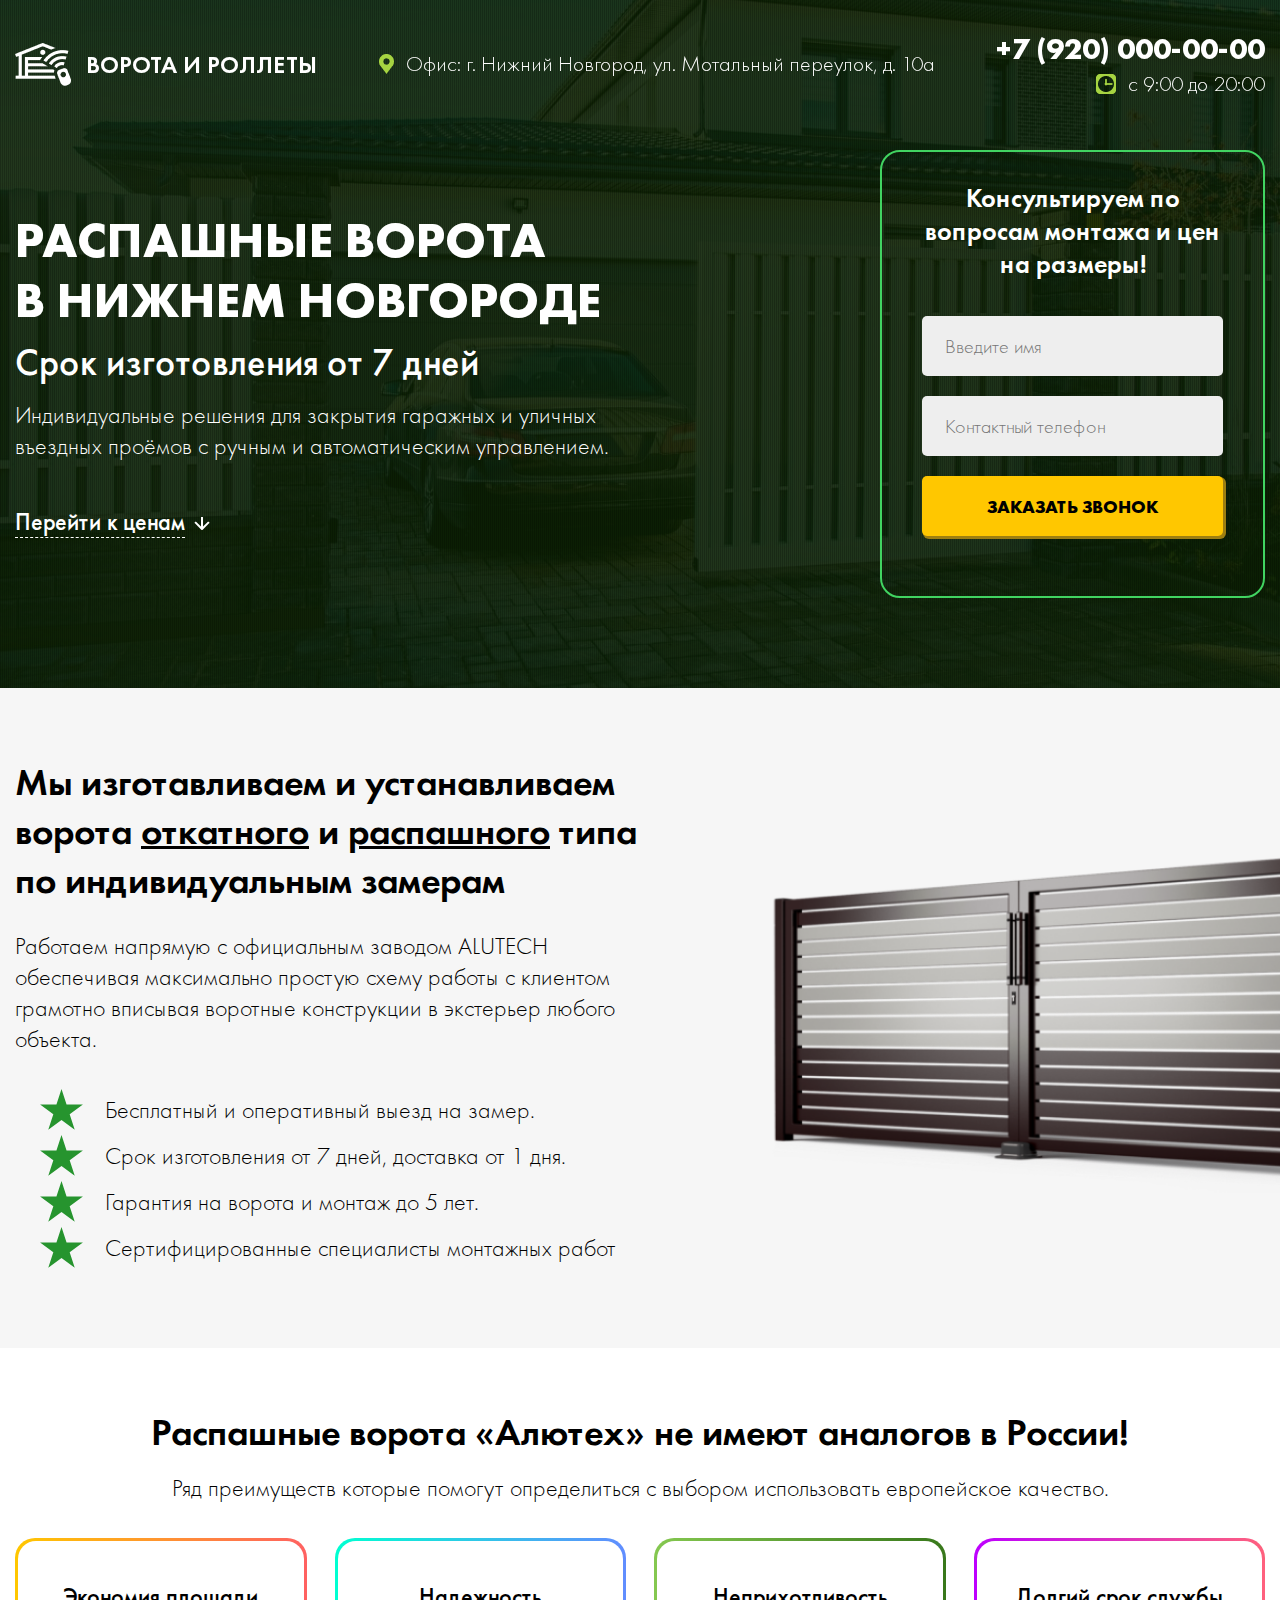
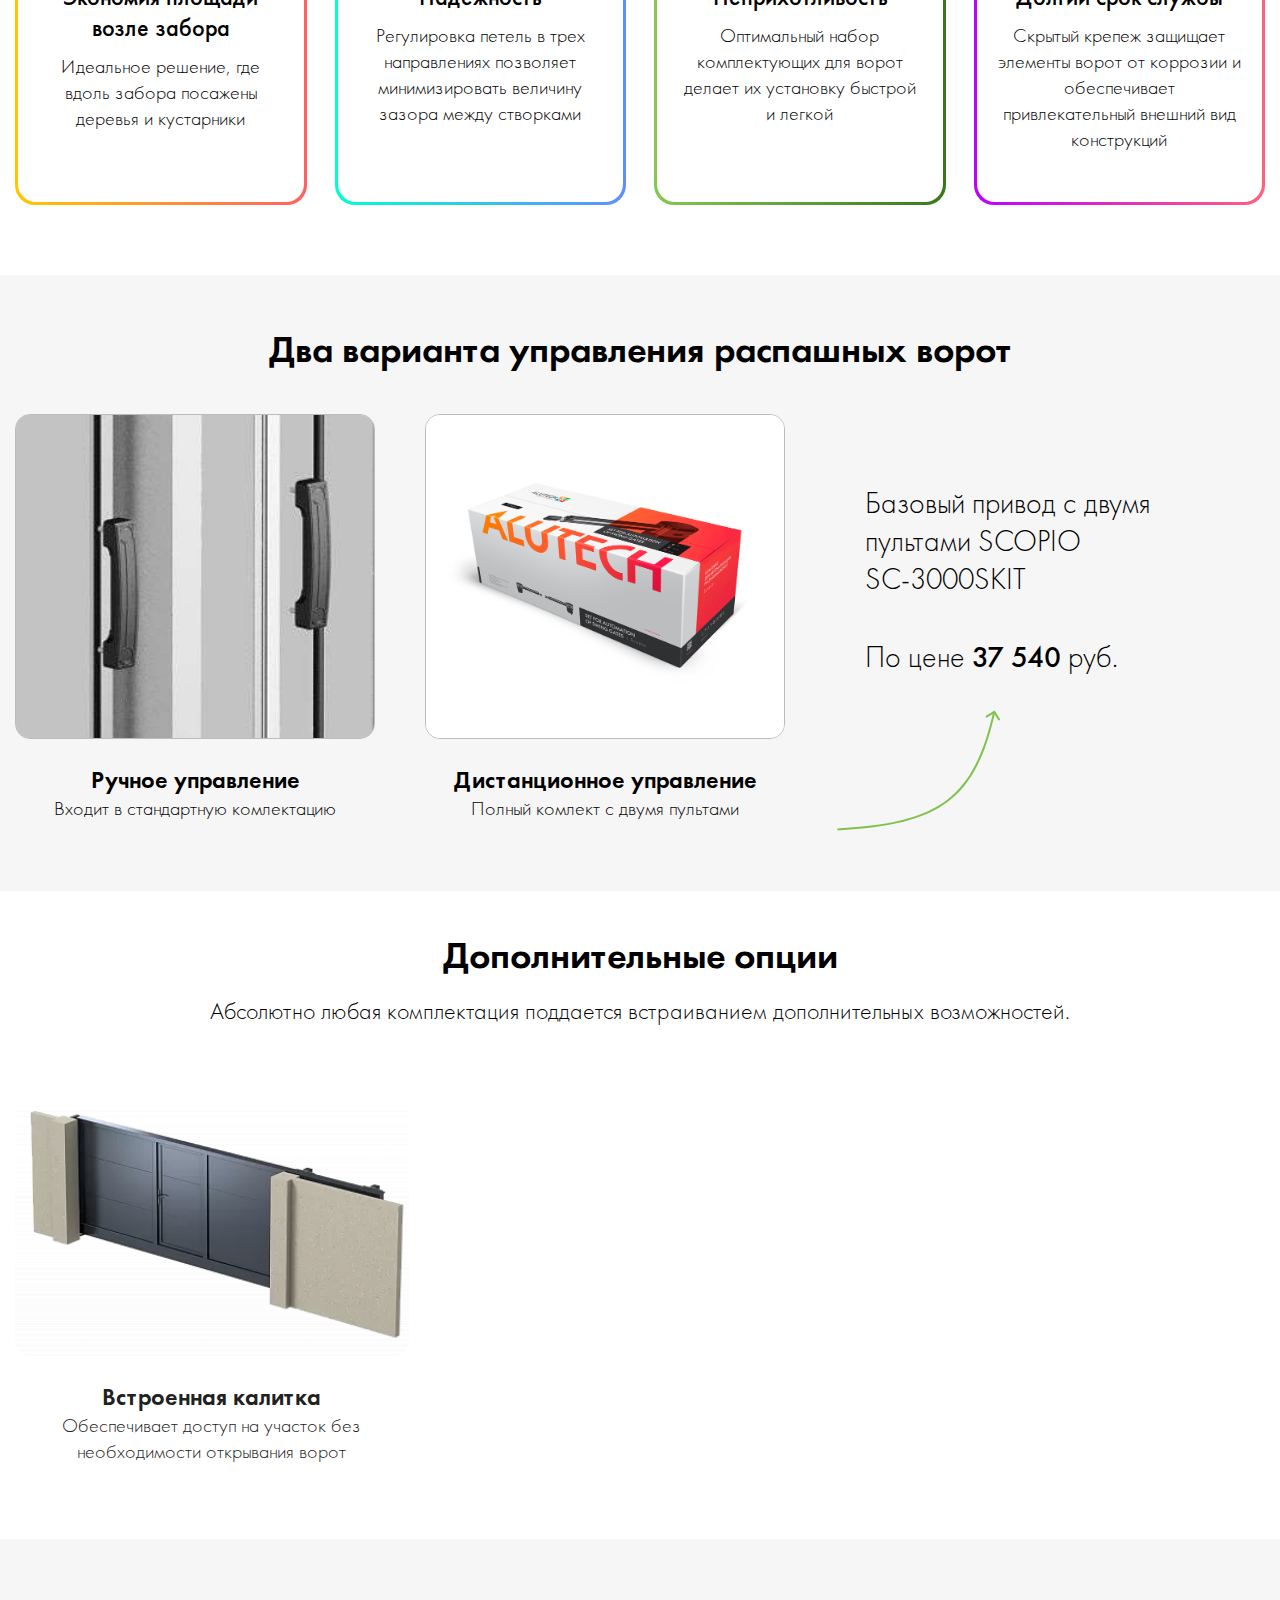
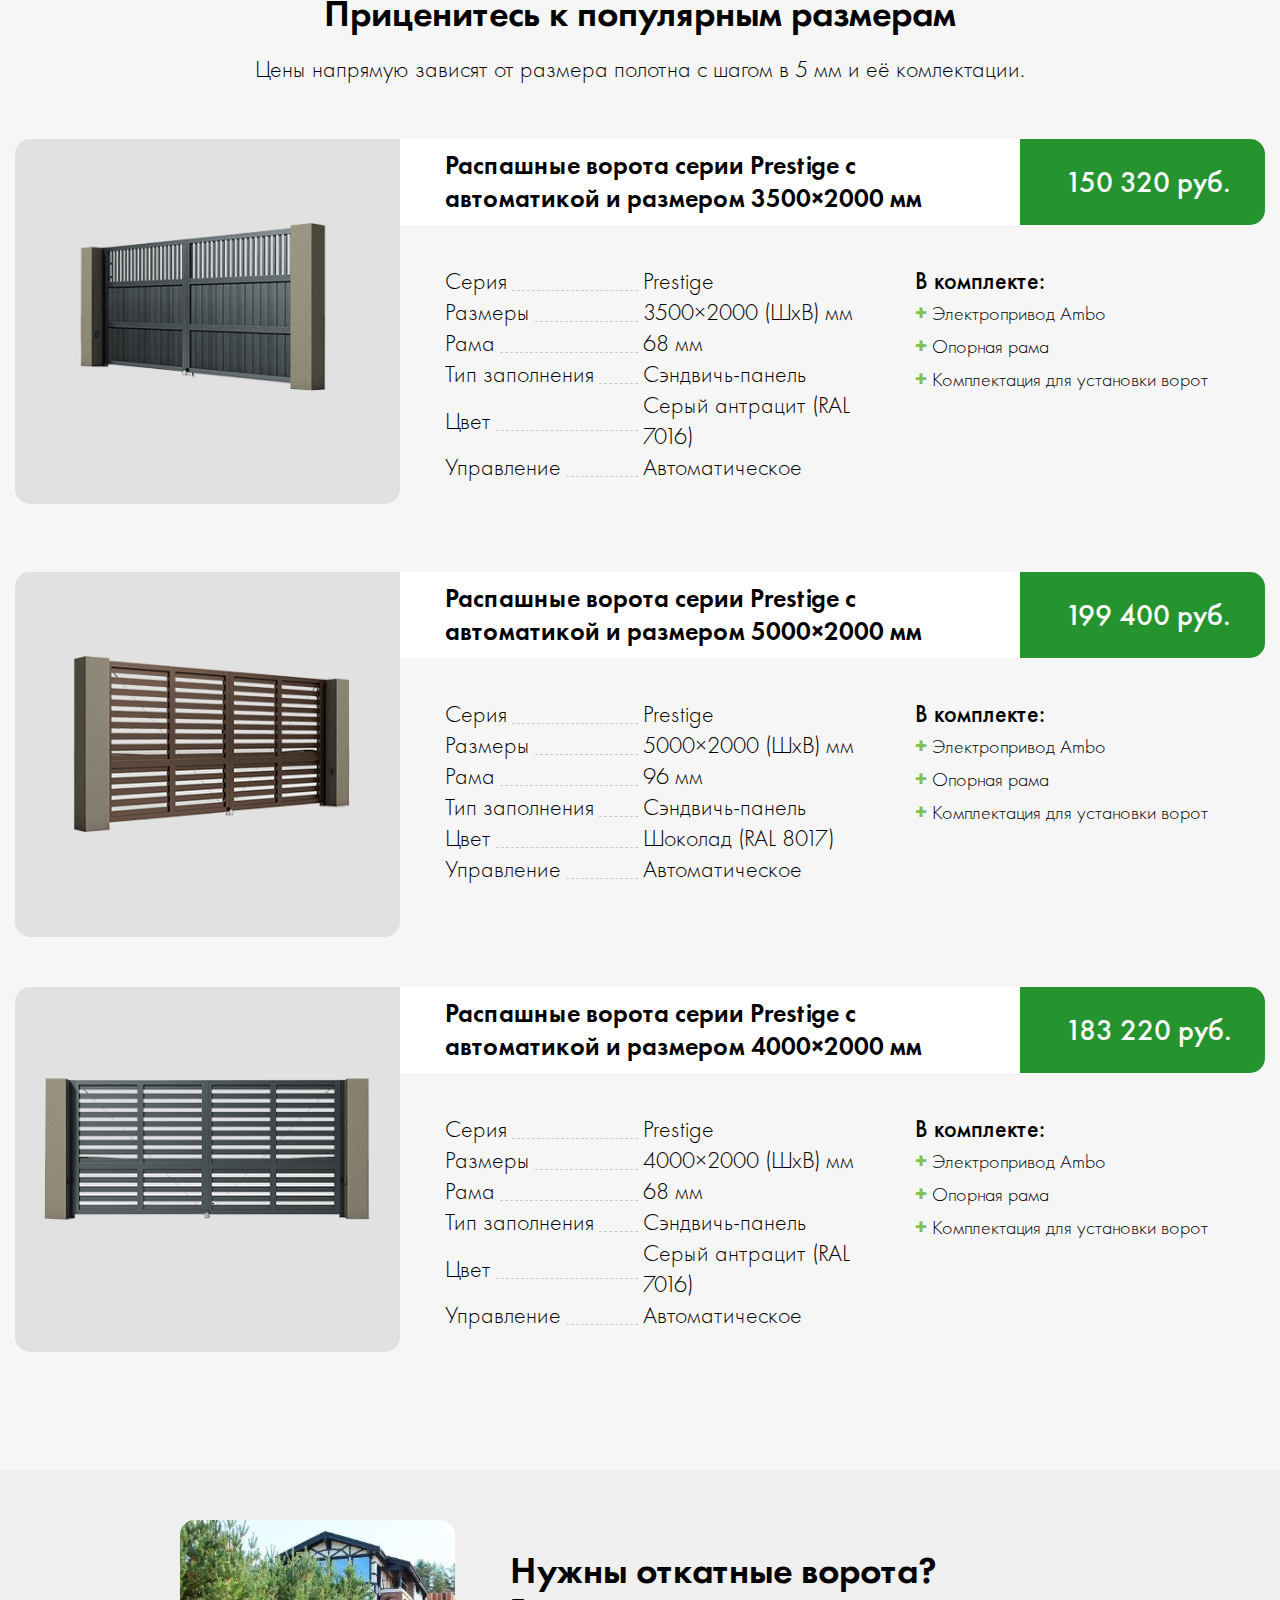
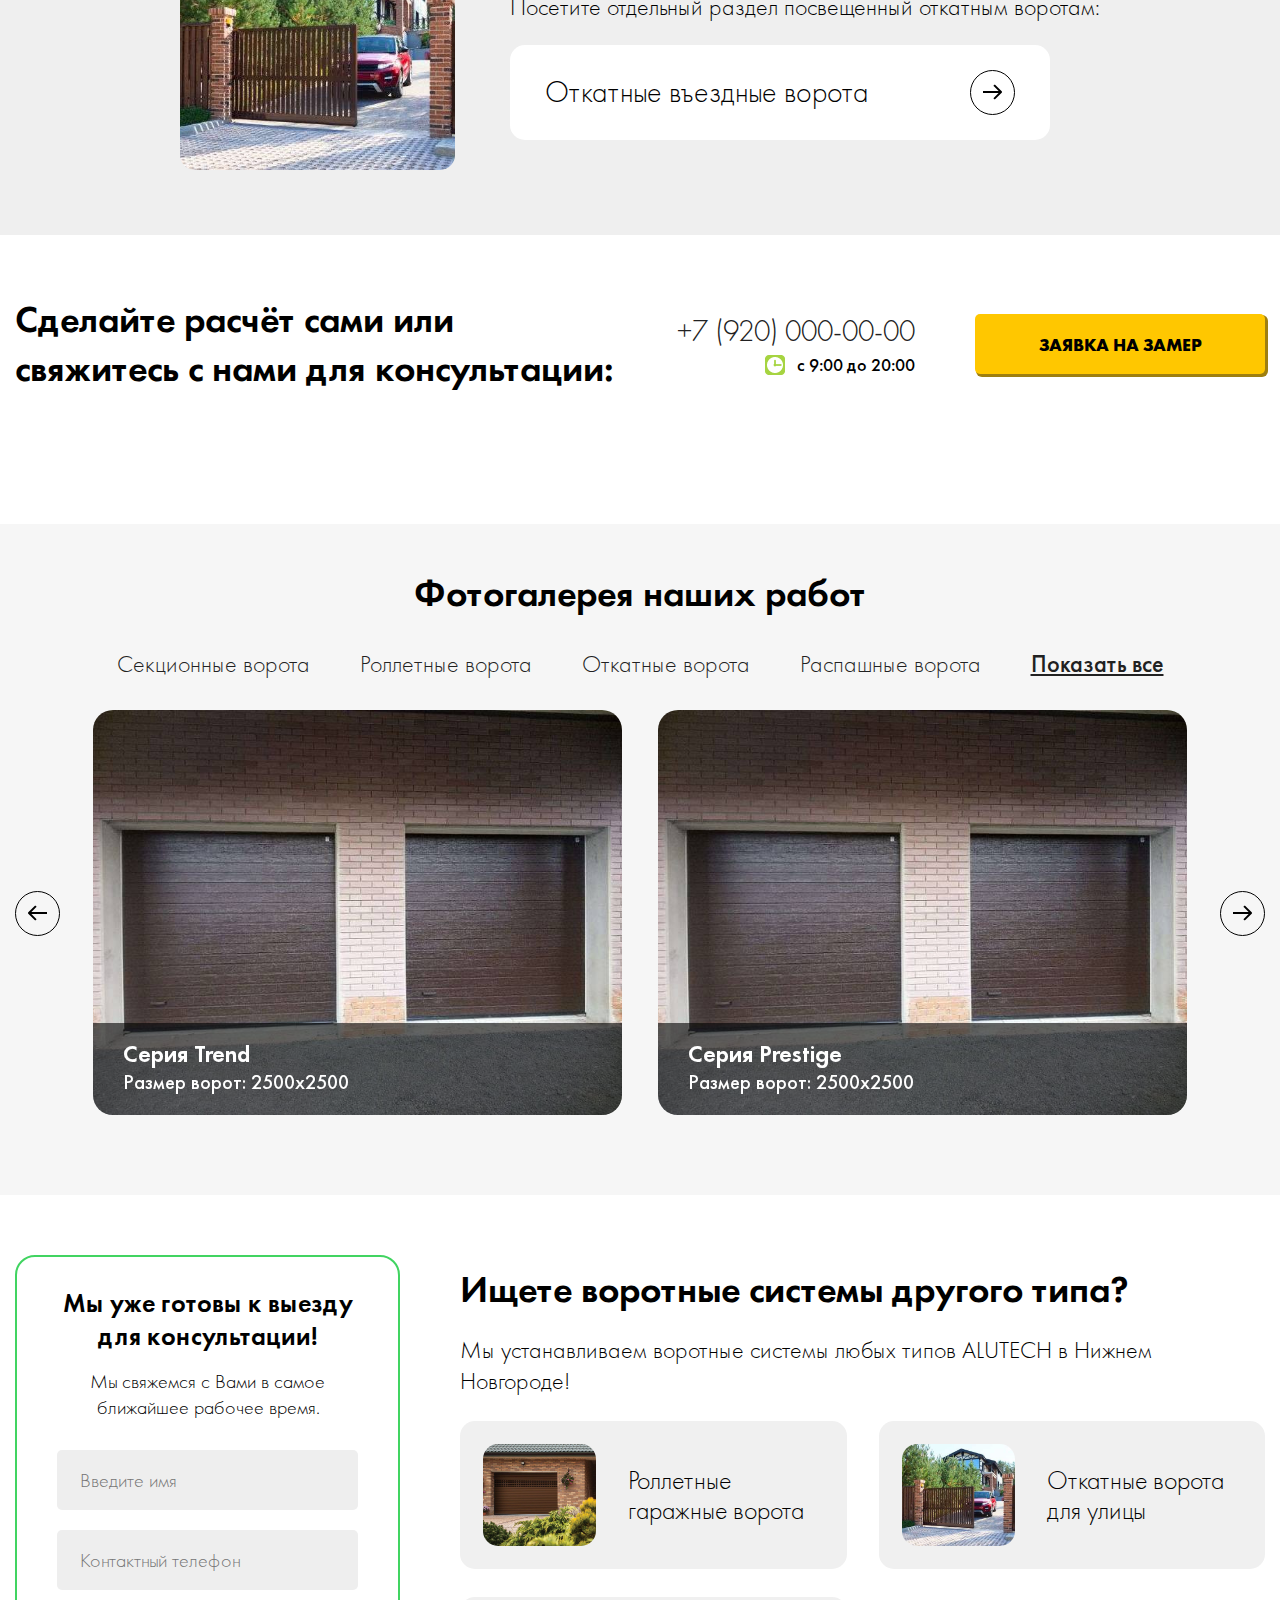
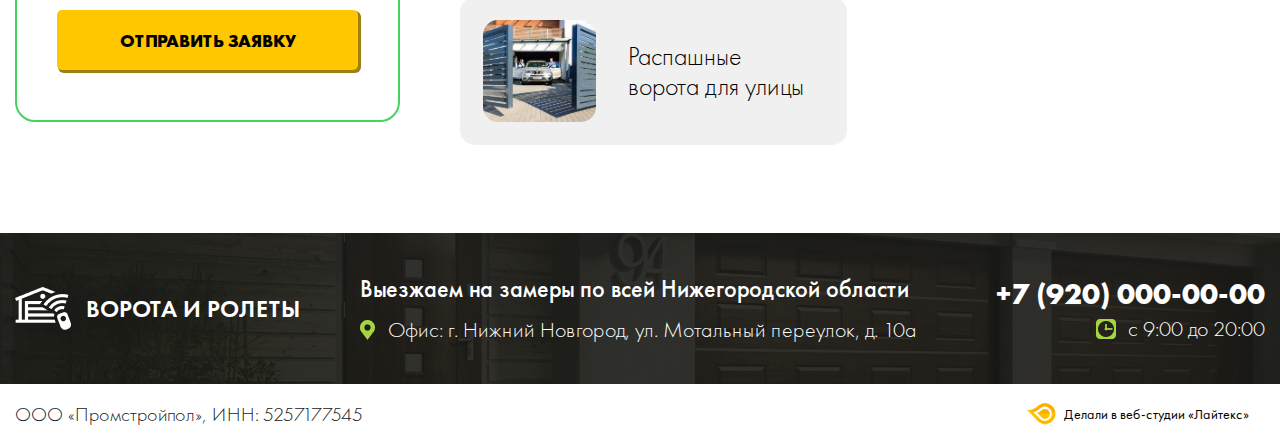
<file: raspashnye.html>
<!DOCTYPE html>
<html lang="ru">
<head>
<title></title>
<meta charset="UTF-8">
<meta name="viewport" content="width=device-width, initial-scale=1, user-scalable=no">
<meta name="format-detection" content="telephone=no">
<link rel="stylesheet" href="css/main.css">
</head>
<body>
  <header class="header" id="header">
    <div class="wrapper">
      <div class="header-wrapper flex">
        <a href="" class="logo flex">
          <span class="logo-img"></span>
          <strong class="logo-text">Ворота и роллеты</strong>
        </a>
        <span class="header-address">Офис: г. Нижний Новгород,
          ул. Мотальный переулок, д. 10а</span>
        <div class="header-contacts">
          <a href="tel:+7 (920) 000-00-00" class="header-phone">+7 (920) 000-00-00</a> <br>
          <span class="header-time">с 9:00 до 20:00</span>
        </div>
        <span class="btn header-btn">Заказать звонок</span>
      </div>
    </div>
  </header>

  <section class="banner">
    <img src="images/banner2.jpg" alt="" class="banner-img">
    <div class="wrapper">
      <div class="banner-wrapper">
        <div class="banner-content">
          <h1 class="banner-title">Распашные ворота <br>
            В Нижнем Новгороде</h1>
          <span class="banner-subtitle">Срок изготовления от 7 дней</span>
          <span class="banner-text">Индивидуальные решения для закрытия гаражных и уличных въездных
            проёмов с ручным и автоматическим управлением.</span>
            <span class="btn banner-btn js-get-raschet">Заказать расчЁт</span>
            <a href="" class="banner-link">Перейти к ценам</a>
        </div>

        <form class="banner-form">
          <strong class="banner-form__title">Консультируем по вопросам монтажа и цен на размеры!</strong>
          <div class="banner-form__inputs">
            <input type="text" class="input banner-form__input" placeholder="Введите имя">
            <input type="text" class="input banner-form__input" placeholder="Контактный телефон">
            <input type="submit" value="Заказать звонок" class="btn submit banner-form__submit">
          </div>
        </form>
      </div>
    </div>
  </section>

  <section class="section section2">
    <div class="wrapper">
      <div class="section2-wrapper flex">
        <div class="section2-content">
          <h2 class="section2-title">Мы изготавливаем и устанавливаем  ворота <span class="underline">откатного</span> и <span class="underline">распашного</span> типа
            по индивидуальным замерам</h2>
          <span class="section2-text">Работаем напрямую с официальным заводом ALUTECH обеспечивая максимально простую схему работы с клиентом грамотно вписывая воротные конструкции в экстерьер любого объекта.</span>
          <ul class="section2-list">
            <li class="section2-list__item">Бесплатный и оперативный выезд на замер.</li>
            <li class="section2-list__item">Срок изготовления от 7 дней, доставка от 1 дня.</li>
            <li class="section2-list__item">Гарантия на ворота и монтаж до 5 лет.</li>
            <li class="section2-list__item">Сертифицированные специалисты монтажных работ</li>
          </ul>
        </div>
        <div class="section2-img"><img src="images/index-img3.png" alt=""></div>
      </div>
    </div>
  </section>

  <section class="section preim">
    <div class="wrapper">
      <h2 class="section-title">Распашные ворота «Алютех» не имеют аналогов в России!</h2>
      <span class="section-subtitle">Ряд преимуществ которые помогут определиться с выбором использовать европейское качество.</span>
      <div class="preim-list">
        <div class="preim-item">
          <div class="preim-item__container">
            <div class="preim-item__inner">
              <strong class="preim-item__title">Экономия площади возле забора</strong>
              <span class="preim-item__text">Идеальное решение, где вдоль забора  посажены деревья и кустарники</span>
            </div>
          </div>
        </div>
        <div class="preim-item">
          <div class="preim-item__container">
            <div class="preim-item__inner">
              <strong class="preim-item__title">Надежность</strong>
              <span class="preim-item__text">Регулировка петель в трех направлениях позволяет минимизировать величину зазора между створками</span>
            </div>
          </div>
        </div>
        <div class="preim-item">
          <div class="preim-item__container">
            <div class="preim-item__inner">
              <strong class="preim-item__title">Неприхотливость</strong>
              <span class="preim-item__text">Оптимальный набор комплектующих для ворот делает их установку быстрой и легкой</span>
            </div>
          </div>
        </div>
        <div class="preim-item">
          <div class="preim-item__container">
            <div class="preim-item__inner">
              <strong class="preim-item__title">Долгий срок службы</strong>
              <span class="preim-item__text">Скрытый крепеж защищает элементы ворот от коррозии и обеспечивает привлекательный внешний вид конструкций</span>
            </div>
          </div>
        </div>
      </div>
    </div>
  </section>

  <section class="section variants">
    <div class="wrapper">
      <h2 class="section-title">Два варианта управления распашных ворот</h2>
      <div class="variants-flex">
        <div class="variant">
          <div class="variant-container">
            <div class="variant-img"><img src="images/ruchnoe3.jpg" alt=""></div>
            <div class="variant-content">
              <b>Ручное управление</b>
              Входит в стандартную комлектацию
            </div>
          </div>
        </div>
        <div class="variant">
          <div class="variant-container">
            <div class="variant-img"><img src="images/distance3.png" alt=""></div>
            <div class="variant-content">
              <b>Дистанционное управление</b>
              Полный комлект с двумя пультами
            </div>
          </div>
        </div>

        <div class="variant-base">
          <span class="variant-base__text">Базовый привод с двумя пультами SCOPIO SC‑3000SKIT</span>
          <span class="variant-base__text">По цене <b>37 540</b> руб.</span>
        </div>
      </div>
    </div>
  </section>

  <section class="section dops">
    <div class="wrapper">
      <h2 class="section-title">Дополнительные опции</h2>
      <span class="section-subtitle">Абсолютно любая комплектация поддается встраиванием дополнительных возможностей.</span>
      <div class="dops-list">
        <div class="dop">
          <div class="dop-container">
            <div class="dop-img"><img src="images/dop13.png" alt=""></div>
            <div class="dop-content">
              <b>Встроенная калитка</b>
              Обеспечивает доступ на участок без необходимости открывания ворот
            </div>
          </div>
        </div>
        
      </div>
    </div>
  </section>

  <section class="section popular">
    <div class="wrapper">
      <h2 class="section-title">Приценитесь к популярным размерам</h2>
      <span class="section-subtitle">Цены напрямую зависят от размера полотна с шагом в 5 мм и её комлектации.</span>
      <div class="popular-list">
        <div class="item">
          <div class="item-container">
            <div class="item-img"><img src="images/popular7.png" alt=""></div>
            <div class="item-content">
              <div class="item-top">
                <h3 class="item-title">Распашные ворота серии Prestige
                  с автоматикой и размером 3500×2000 мм</h3>
                <span class="item-price">
                  150 320 руб.
                </span>
              </div>

              <div class="item-bottom">
                <div class="item-tabs">
                  <div class="item-tab active" data-tab="1">Характеристики</div>
                  <div class="item-tab" data-tab="2">Комплектация</div>
                </div>

                <table class="item-table item-list1">
                  <tr>
                    <td><span>Серия</span></td>
                    <td>Prestige</td>
                  </tr>
                  <tr>
                    <td><span>Размеры</span></td>
                    <td>3500×2000 (ШхВ) мм</td>
                  </tr>
                  <tr>
                    <td><span>Рама</span></td>
                    <td>68 мм</td>
                  </tr>
                  <tr>
                    <td><span>Тип заполнения</span></td>
                    <td>Сэндвичь-панель</td>
                  </tr>
                  <tr>
                    <td><span>Цвет</span></td>
                    <td>Серый антрацит (RAL 7016)</td>
                  </tr>
                  <tr>
                    <td><span>Управление</span></td>
                    <td>Автоматическое</td>
                  </tr>
                </table>

                <div class="item-list">
                  <strong class="item-list__title">В комплекте:</strong>
                  <ul class="item-list__container">
                    <li class="item-list__item">Электропривод Ambo</li>
                    <li class="item-list__item">Опорная рама</li>
                    <li class="item-list__item">Комплектация для установки ворот </li>
                  </ul>
                </div>
              </div>
              <div class="item-price-mobile">
                68 810 руб.
              </div>
              <div class="btn item-btn-mobile js-get-rasschet">Заказать расчет</div>

            </div>
          </div>
        </div>

        <div class="item">
          <div class="item-container">
            <div class="item-img"><img src="images/popular8.png" alt=""></div>
            <div class="item-content">
              <div class="item-top">
                <h3 class="item-title">Распашные ворота серии Prestige
                  с автоматикой и размером 5000×2000 мм</h3>
                <span class="item-price">
                  199 400 руб.
                </span>
              </div>

              <div class="item-bottom">
                <div class="item-tabs">
                  <div class="item-tab active" data-tab="1">Характеристики</div>
                  <div class="item-tab" data-tab="2">Комплектация</div>
                </div>

                <table class="item-table item-list1">
                  <tr>
                    <td><span>Серия</span></td>
                    <td>Prestige</td>
                  </tr>
                  <tr>
                    <td><span>Размеры</span></td>
                    <td>5000×2000 (ШхВ) мм</td>
                  </tr>
                  <tr>
                    <td><span>Рама</span></td>
                    <td>96 мм</td>
                  </tr>
                  <tr>
                    <td><span>Тип заполнения</span></td>
                    <td>Сэндвичь-панель</td>
                  </tr>
                  <tr>
                    <td><span>Цвет</span></td>
                    <td>Шоколад (RAL 8017)</td>
                  </tr>
                  <tr>
                    <td><span>Управление</span></td>
                    <td>Автоматическое</td>
                  </tr>
                </table>

                <div class="item-list">
                  <strong class="item-list__title">В комплекте:</strong>
                  <ul class="item-list__container">
                    <li class="item-list__item">Электропривод Ambo</li>
                    <li class="item-list__item">Опорная рама</li>
                    <li class="item-list__item">Комплектация для установки ворот </li>
                  </ul>
                </div>
              </div>
              <div class="item-price-mobile">
                68 810 руб.
              </div>
              <div class="btn item-btn-mobile js-get-rasschet">Заказать расчет</div>

            </div>
          </div>
        </div>

        <div class="item">
          <div class="item-container">
            <div class="item-img"><img src="images/popular9.png" alt=""></div>
            <div class="item-content">
              <div class="item-top">
                <h3 class="item-title">Распашные ворота серии Prestige
                  с автоматикой и размером 4000×2000 мм</h3>
                <span class="item-price">
                  183 220 руб.
                </span>
              </div>

              <div class="item-bottom">
                <div class="item-tabs">
                  <div class="item-tab active" data-tab="1">Характеристики</div>
                  <div class="item-tab" data-tab="2">Комплектация</div>
                </div>

                <table class="item-table item-list1">
                  <tr>
                    <td><span>Серия</span></td>
                    <td>Prestige</td>
                  </tr>
                  <tr>
                    <td><span>Размеры</span></td>
                    <td>4000×2000 (ШхВ) мм</td>
                  </tr>
                  <tr>
                    <td><span>Рама</span></td>
                    <td>68 мм</td>
                  </tr>
                  <tr>
                    <td><span>Тип заполнения</span></td>
                    <td>Сэндвичь-панель</td>
                  </tr>
                  <tr>
                    <td><span>Цвет</span></td>
                    <td>Серый антрацит (RAL 7016)</td>
                  </tr>
                  <tr>
                    <td><span>Управление</span></td>
                    <td>Автоматическое</td>
                  </tr>
                </table>

                <div class="item-list">
                  <strong class="item-list__title">В комплекте:</strong>
                  <ul class="item-list__container">
                    <li class="item-list__item">Электропривод Ambo</li>
                    <li class="item-list__item">Опорная рама</li>
                    <li class="item-list__item">Комплектация для установки ворот </li>
                  </ul>
                </div>
              </div>
              <div class="item-price-mobile">
                68 810 руб.
              </div>
              <div class="btn item-btn-mobile js-get-rasschet">Заказать расчет</div>

            </div>
          </div>
        </div>
      </div>
    </div>
  </section>

  <section class="section quest">
    <div class="wrapper">
      <div class="quest-wrapper flex">
        <div class="quest-img"><img src="images/otkatnye.jpg" alt=""></div>
        <div class="quest-content">
          <h2 class="quest-title">Нужны откатные ворота?</h2>
          <span class="quest-subtitle">Посетите отдельный раздел посвещенный откатным воротам:</span>
          <a href="" class="quest-link">Откатные въездные ворота <i></i></a>
        </div>
      </div>
    </div>
  </section>

  <section class="section calc">
    <div class="wrapper">
      <div class="calc-top flex">
        <h1 class="calc-title">Сделайте расчёт сами или свяжитесь с нами для консультации:</h1>
        <div class="calc-contacts">
          <a href="tel:+7 (920) 000-00-00" class="calc-contacts__phone">+7 (920) 000-00-00</a><br>
          <span class="calc-contacts__time">с 9:00 до 20:00</span>
        </div>
        <span class="btn calc-btn">Заявка на замер</span>
      </div>

      <div class="calc-container">
        <div id="alutech-calc"></div> <script> !function(){var s="",h="72195",m=window.location.protocol+"//"+window.location.host+window.location.pathname;function g(t,e){e||(e=window.location.href),t=t.replace(/[\[\]]/g,"\\$&");var a=new RegExp("[?&]"+t+"(=([^&#]*)|&|#|$)").exec(e);return a?a[2]?decodeURIComponent(a[2].replace(/\+/g," ")):"":null}document.addEventListener("DOMContentLoaded",function(){s=g("alutcalc")||s;var t=g("alutsize")||"",a=g("alutpanels")||"",o=g("alutseries")||"",l=g("alutmount")||"",n=g("alutbox")||"",c=g("alutcolor")||"",i=g("alutcontrol")||"",u=g("alutoptions")||"";if(h=g("alutregion")||h,null!==(e=document.getElementById("alutech-calc"))){var r=document.createElement("iframe"),d="alutech-iframe";r.name="alutech_iframe";r.src="//calc.alute.ch/#"+s+"?alutsize="+t+"&email=info@weblitex.ru&url="+m+"&css=&lang=ru&type=&sap=300016929&calc=['gate','shutter','ads400']&alutpanels="+a+"&alutseries="+o+"&alutmount="+l+"&alutbox="+n+"&alutcolor="+c+"&alutcontrol="+i+"&alutoptions="+u+"&alutregion="+h,r.width="100%",r.height=0,r.id=d,r.scrolling="no",r.frameBorder=0,e.appendChild(r),window.addEventListener("message",function(e){e.data.height&&"number"==typeof e.data.height&&document.getElementById(d)&&(document.getElementById(d).height=e.data.height),e.data.run&&"string"==typeof e.data.run&&document.getElementById(d)&&new Function(e.data.run)()})}})}(); </script>
      </div>
    </div>
  </section>

  <section class="section gallery">
    <div class="wrapper">
      <h2 class="section-title">Фотогалерея наших работ</h2>
      <div class="gallery-tabs">
        <span class="gallery-tab" data-filter="sekcionnye">Секционные ворота</span>
        <span class="gallery-tab" data-filter="rolletnye">Роллетные ворота</span>
        <span class="gallery-tab" data-filter="otkatnye">Откатные ворота</span>
        <span class="gallery-tab" data-filter="raspashnye">Распашные ворота</span>
        <span class="gallery-tab all" data-filter="all">Показать все</span>
      </div>
      <div class="gallery-slider js-gallery-slider">
        <div class="gallery-item" data-filter="sekcionnye">
          <a href="" class="gallery-item__container">
            <img src="images/photo-slider.jpg" alt="" class="gallery-item__img">
            <span class="gallery-item__text">
              <b>Серия Trend</b>
              Размер ворот: 2500х2500
            </span>
          </a>
        </div>
        <div class="gallery-item" data-filter="sekcionnye">
          <a href="" class="gallery-item__container">
            <img src="images/photo-slider.jpg" alt="" class="gallery-item__img">
            <span class="gallery-item__text">
              <b>Серия Prestige</b>
              Размер ворот: 2500х2500
            </span>
          </a>
        </div>
        <div class="gallery-item" data-filter="sekcionnye">
          <a href="" class="gallery-item__container">
            <img src="images/photo-slider.jpg" alt="" class="gallery-item__img">
            <span class="gallery-item__text">
              <b>Серия Prestige</b>
              Размер ворот: 2500х2500
            </span>
          </a>
        </div>

        <div class="gallery-item" data-filter="rolletnye">
          <a href="" class="gallery-item__container">
            <img src="images/photo-slider.jpg" alt="" class="gallery-item__img">
            <span class="gallery-item__text">
              <b>Серия Trend</b>
              Размер ворот: 2500х2500
            </span>
          </a>
        </div>
        <div class="gallery-item" data-filter="rolletnye">
          <a href="" class="gallery-item__container">
            <img src="images/photo-slider.jpg" alt="" class="gallery-item__img">
            <span class="gallery-item__text">
              <b>Серия Prestige</b>
              Размер ворот: 2500х2500
            </span>
          </a>
        </div>
        <div class="gallery-item" data-filter="rolletnye">
          <a href="" class="gallery-item__container">
            <img src="images/photo-slider.jpg" alt="" class="gallery-item__img">
            <span class="gallery-item__text">
              <b>Серия Prestige</b>
              Размер ворот: 2500х2500
            </span>
          </a>
        </div>

        <div class="gallery-item" data-filter="otkatnye">
          <a href="" class="gallery-item__container">
            <img src="images/photo-slider.jpg" alt="" class="gallery-item__img">
            <span class="gallery-item__text">
              <b>Серия Trend</b>
              Размер ворот: 2500х2500
            </span>
          </a>
        </div>
        <div class="gallery-item" data-filter="otkatnye">
          <a href="" class="gallery-item__container">
            <img src="images/photo-slider.jpg" alt="" class="gallery-item__img">
            <span class="gallery-item__text">
              <b>Серия Prestige</b>
              Размер ворот: 2500х2500
            </span>
          </a>
        </div>
        <div class="gallery-item" data-filter="otkatnye">
          <a href="" class="gallery-item__container">
            <img src="images/photo-slider.jpg" alt="" class="gallery-item__img">
            <span class="gallery-item__text">
              <b>Серия Prestige</b>
              Размер ворот: 2500х2500
            </span>
          </a>
        </div>

        <div class="gallery-item" data-filter="raspashnye">
          <a href="" class="gallery-item__container">
            <img src="images/photo-slider.jpg" alt="" class="gallery-item__img">
            <span class="gallery-item__text">
              <b>Серия Trend</b>
              Размер ворот: 2500х2500
            </span>
          </a>
        </div>
        <div class="gallery-item" data-filter="raspashnye">
          <a href="" class="gallery-item__container">
            <img src="images/photo-slider.jpg" alt="" class="gallery-item__img">
            <span class="gallery-item__text">
              <b>Серия Prestige</b>
              Размер ворот: 2500х2500
            </span>
          </a>
        </div>
        <div class="gallery-item" data-filter="raspashnye">
          <a href="" class="gallery-item__container">
            <img src="images/photo-slider.jpg" alt="" class="gallery-item__img">
            <span class="gallery-item__text">
              <b>Серия Prestige</b>
              Размер ворот: 2500х2500
            </span>
          </a>
        </div>
      </div>
    </div>
  </section>

  <section class="section bottom">
    <div class="wrapper">
      <div class="bottom-flex">
        <form class="bottom-form">
          <strong class="bottom-form__title">Мы уже готовы к выезду для консультации!</strong>
          <span class="bottom-form__text">Мы свяжемся с Вами в самое ближайшее рабочее время.</span>
          <input type="text" class="input bottom-form__input" placeholder="Введите имя">
          <input type="tel" class="input bottom-form__input" placeholder="Контактный телефон">
          <input type="submit" value="Отправить заявку" class="btn bottom-form__submit">
        </form>

        <div class="bottom-content">
          <h2 class="bottom-title">Ищете воротные системы другого типа?</h2>
          <span class="bottom-text">Мы устанавливаем воротные системы любых типов ALUTECH в Нижнем Новгороде!</span>
          <div class="bottom-list">
            <a href="" class="bottom-item">
              <span class="bottom-item__img"><img src="images/nuzhny.jpg" alt=""></span>
              <span class="bottom-item__text">Роллетные
                гаражные ворота</span>
            </a>
            <a href="" class="bottom-item">
              <span class="bottom-item__img"><img src="images/otkatnye.jpg" alt=""></span>
              <span class="bottom-item__text">Откатные
                ворота для улицы</span>
            </a>
            <a href="" class="bottom-item">
              <span class="bottom-item__img"><img src="images/raspashnye.jpg" alt=""></span>
              <span class="bottom-item__text">Распашные
                ворота для улицы</span>
            </a>
          </div>
        </div>
      </div>
    </div>
  </section>

  <footer class="footer">
    <div class="footer-top">
      <div class="wrapper">
        <div class="footer-top__wrapper flex">
          <a href="" class="footer-logo flex">
            <img src="images/logo-white.png" alt="">
            Ворота и ролеты
          </a>
          
          <div class="footer-top__text">
            <strong class="footer-top__title">Выезжаем на замеры по всей Нижегородской области</strong>
            <span class="footer-address">Офис: г. Нижний Новгород,
              ул. Мотальный переулок, д. 10а</span>
          </div>

          <div class="header-contacts footer-contacts">
            <a href="tel:+7 (920) 000-00-00" class="header-phone">+7 (920) 000-00-00</a> <br>
            <span class="header-time">с 9:00 до 20:00</span>
          </div>
        </div>
      </div>
    </div>

    <div class="footer-bottom">
      <div class="wrapper">
        <div class="footer-bottom__wrapper flex">
          <span class="footer-copyright">ООО «Промстройпол», ИНН: 5257177545 </span>
          <div class="litex">
            <div class="litex-btn">Делали в веб-студии «Лайтекс»</div>
            <div class="litex-block">
              <div class="litex-block-container">
                <strong class="litex-block__title">Что-то интересует?</strong>
				        <a href="https://weblitex.ru/sozdanie-sajtov/?utm_source=clients&utm_medium=referal&utm_campaign=nanomet12.ru" target="blank" class="litex-block__link">Разработка сайта</a>
                <a href="https://weblitex.ru/prodvizhenie-sajtov/?utm_source=clients&utm_medium=referal&utm_campaign=nanomet12.ru" target="blank" class="litex-block__link">Продвижение сайта</a>
                <a href="https://weblitex.ru/podderzhka-sajtov.html?utm_source=clients&utm_medium=referal&utm_campaign=nanomet12.ru" target="blank" class="litex-block__link">Поддержка сайта</a>
              </div>
            </div>
          </div>
        </div>
      </div>
    </div>
  </footer>
   

  <script src="libs/jquery/jquery-3.3.1.min.js"></script>
  <script src="libs/slick/slick.min.js"></script>
  <script src="https://api-maps.yandex.ru/2.1/?lang=ru_RU"></script>
  <script src="js/main.js"></script>
</body>
</html>
</file>
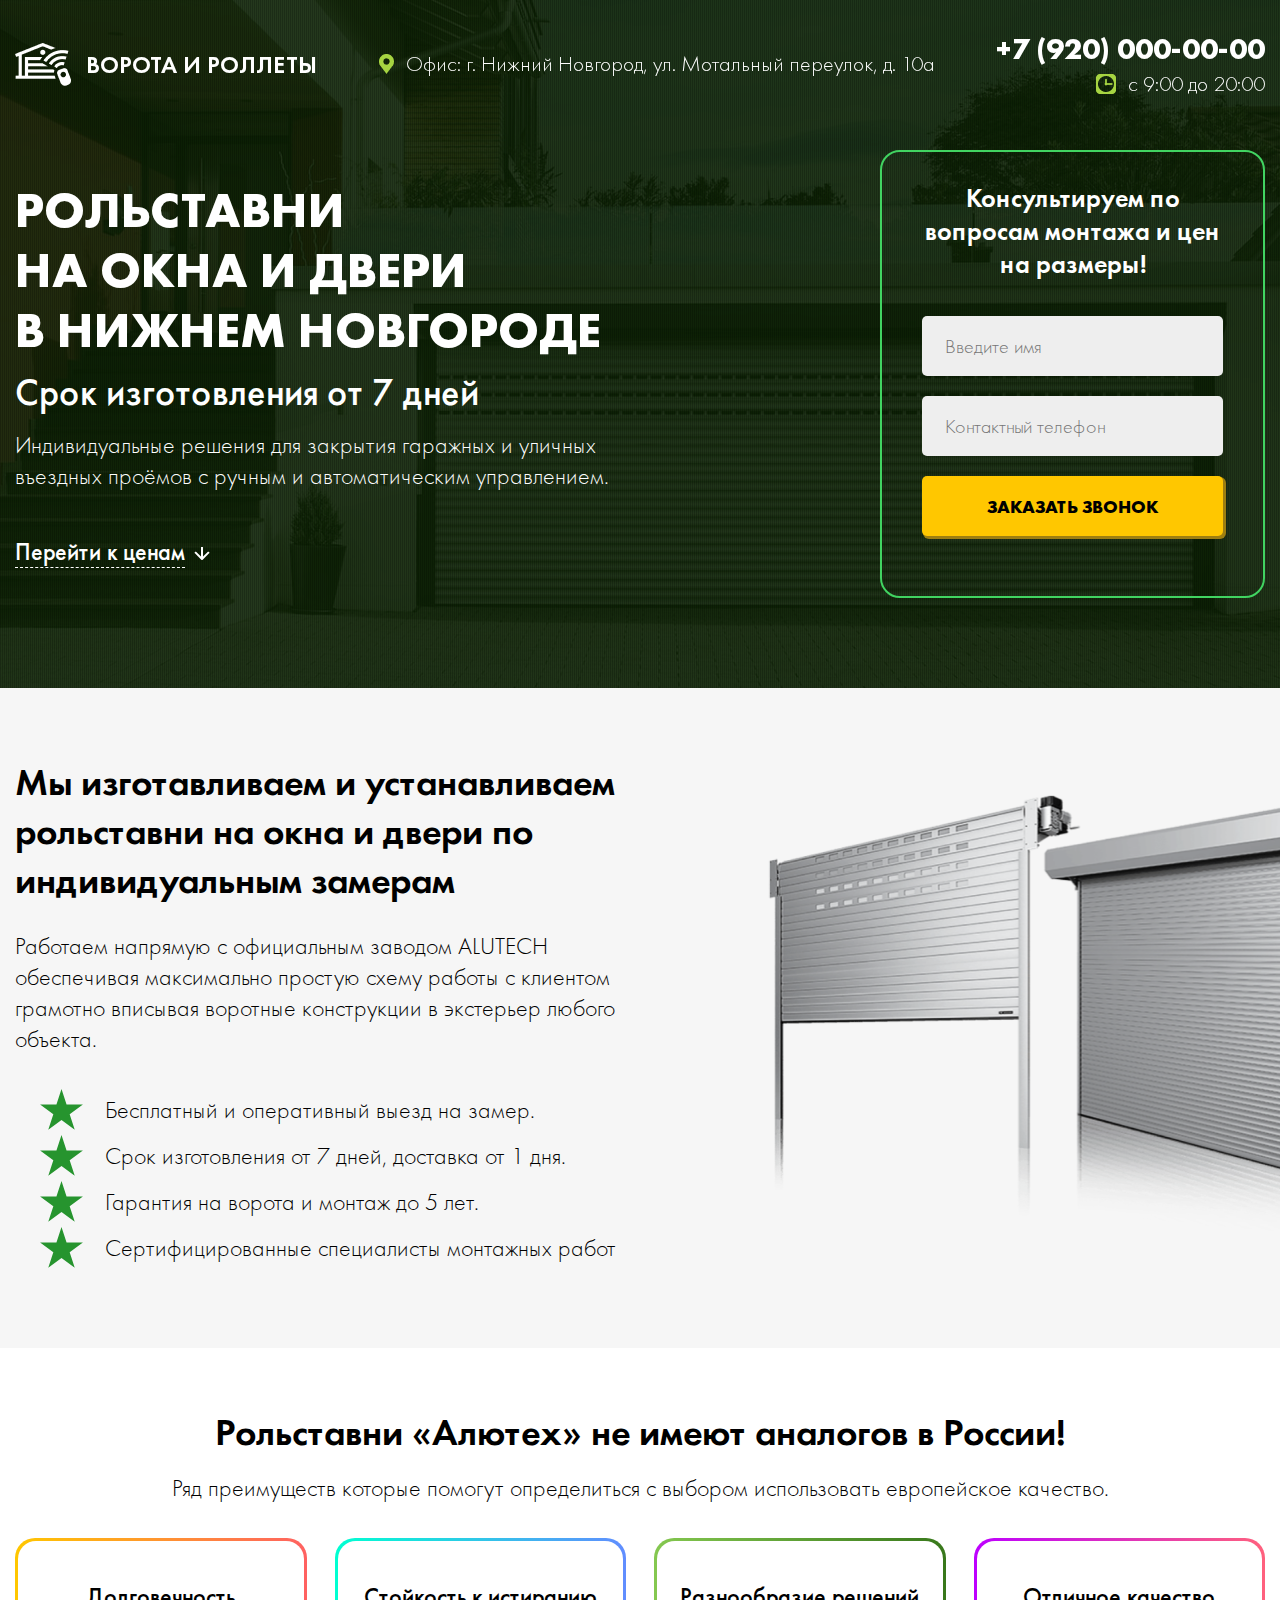
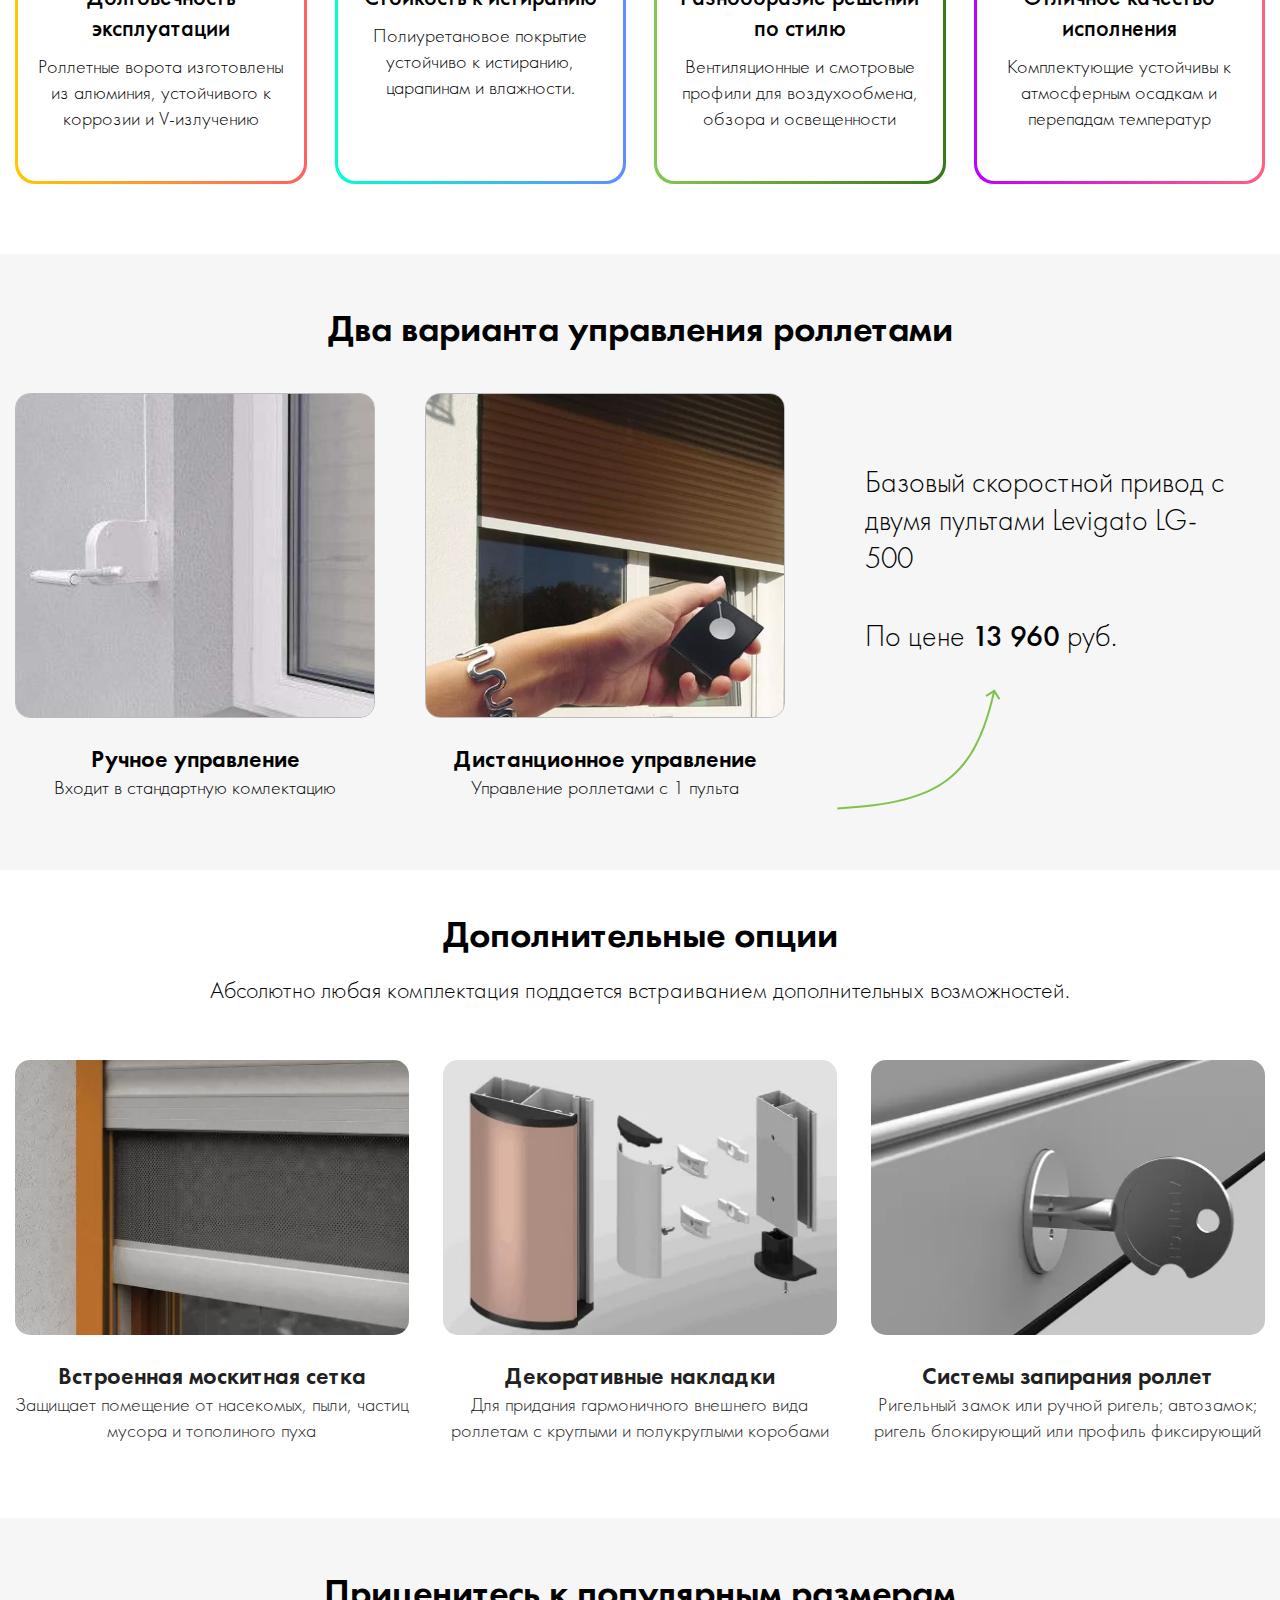
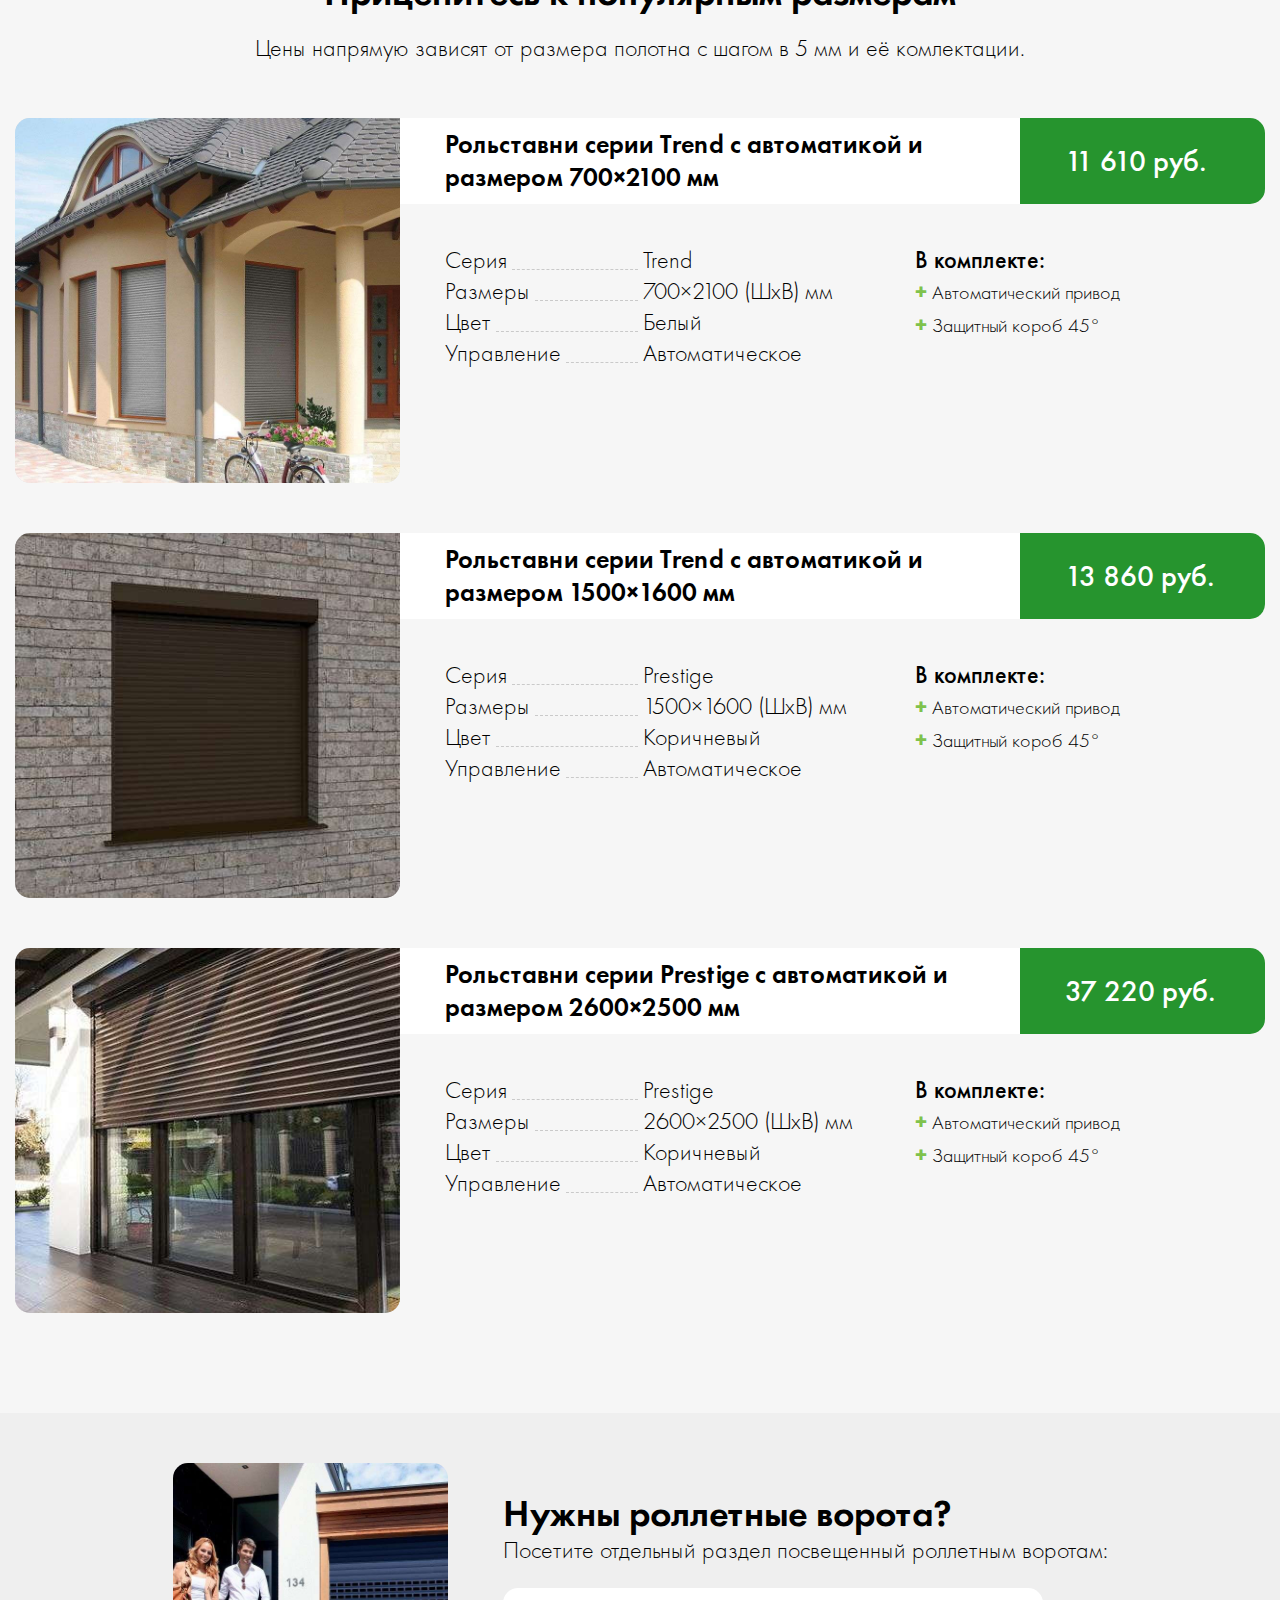
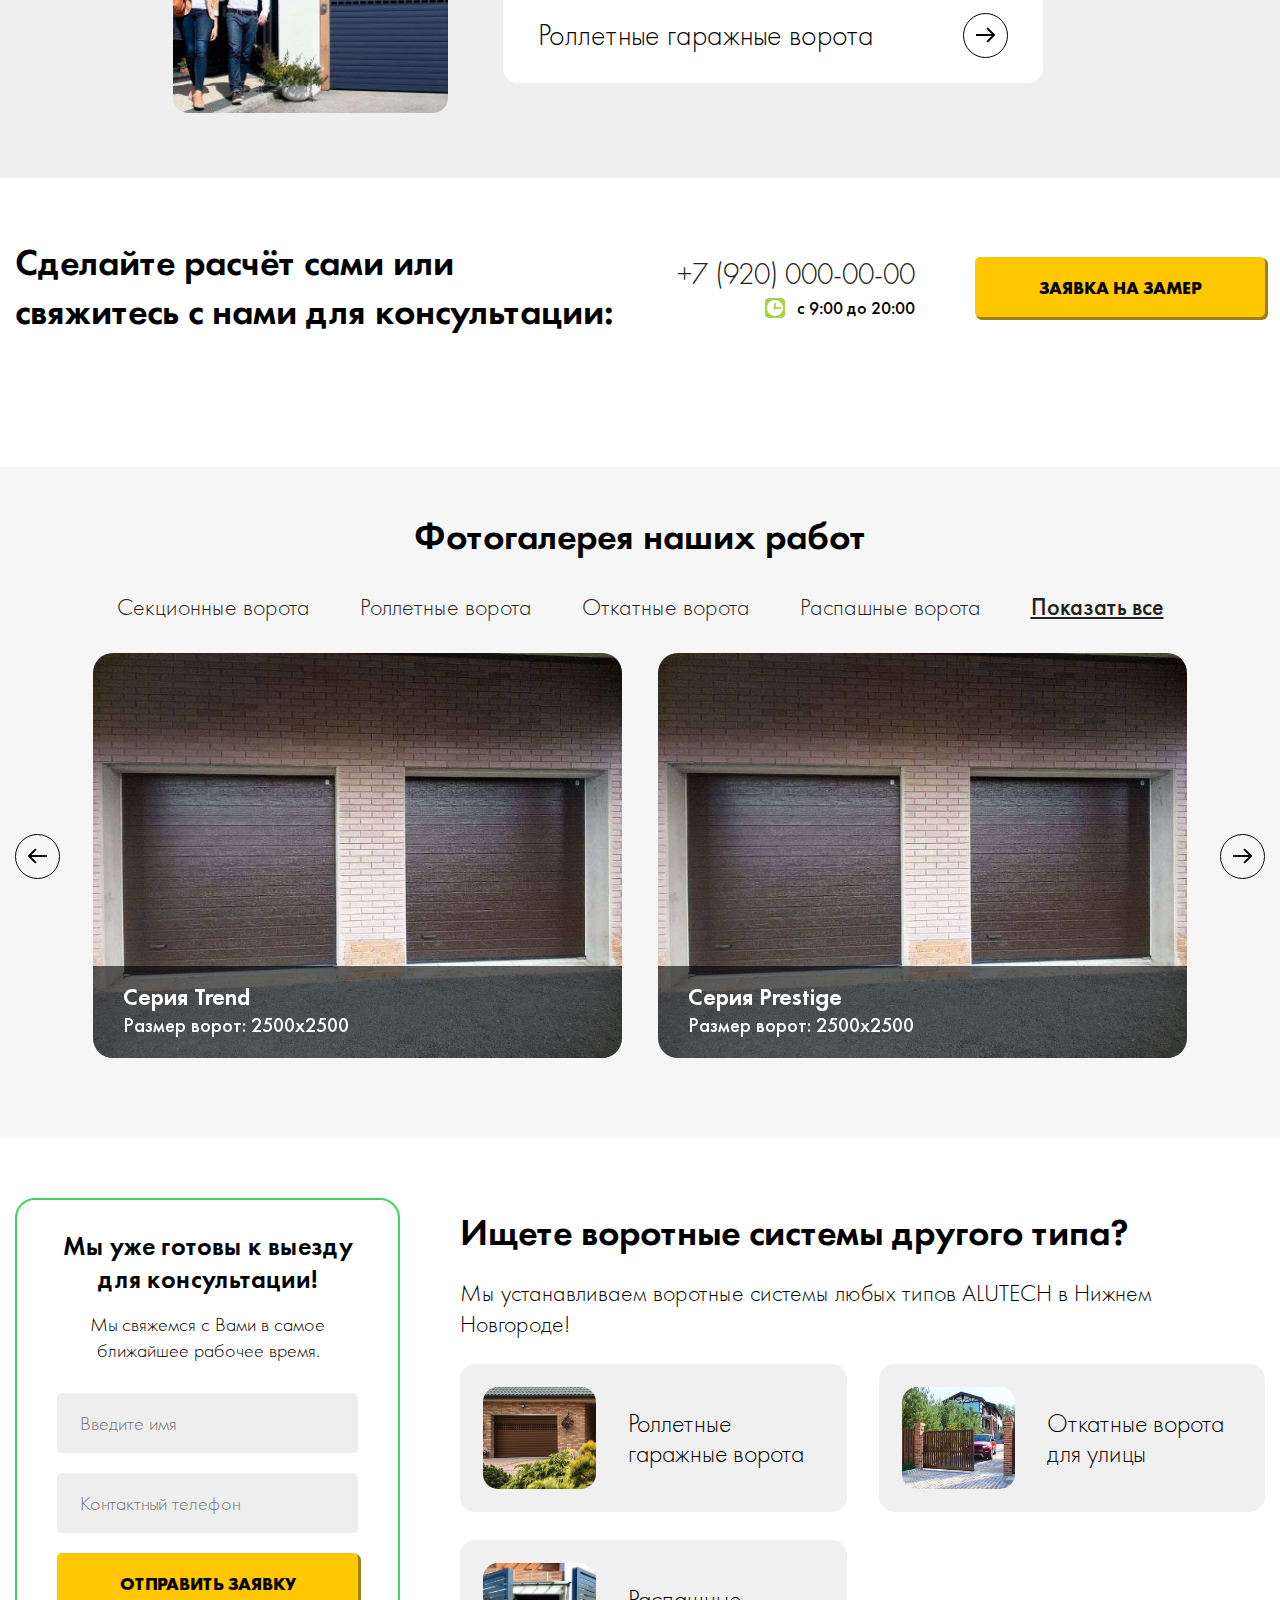
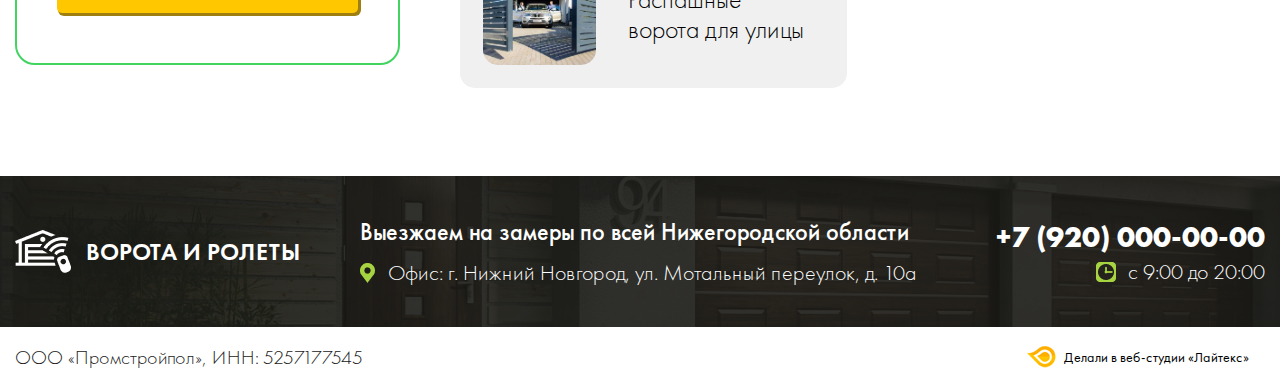
<file: rolstavni.html>
<!DOCTYPE html>
<html lang="ru">
<head>
<title></title>
<meta charset="UTF-8">
<meta name="viewport" content="width=device-width, initial-scale=1, user-scalable=no">
<meta name="format-detection" content="telephone=no">
<link rel="stylesheet" href="css/main.css">
</head>
<body>
  <header class="header" id="header">
    <div class="wrapper">
      <div class="header-wrapper flex">
        <a href="" class="logo flex">
          <span class="logo-img"></span>
          <strong class="logo-text">Ворота и роллеты</strong>
        </a>
        <span class="header-address">Офис: г. Нижний Новгород,
          ул. Мотальный переулок, д. 10а</span>
        <div class="header-contacts">
          <a href="tel:+7 (920) 000-00-00" class="header-phone">+7 (920) 000-00-00</a> <br>
          <span class="header-time">с 9:00 до 20:00</span>
        </div>
        <span class="btn header-btn">Заказать звонок</span>
      </div>
    </div>
  </header>

  <section class="banner">
    <img src="images/banner3.jpg" alt="" class="banner-img">
    <div class="wrapper">
      <div class="banner-wrapper">
        <div class="banner-content">
          <h1 class="banner-title">Рольставни <br>
            на окна и двери<br>
            В Нижнем Новгороде</h1>
          <span class="banner-subtitle">Срок изготовления от 7 дней</span>
          <span class="banner-text">Индивидуальные решения для закрытия гаражных и уличных въездных
            проёмов с ручным и автоматическим управлением.</span>
            <span class="btn banner-btn js-get-raschet">Заказать расчЁт</span>
            <a href="" class="banner-link">Перейти к ценам</a>
        </div>

        <form class="banner-form">
          <strong class="banner-form__title">Консультируем по вопросам монтажа и цен на размеры!</strong>
          <div class="banner-form__inputs">
            <input type="text" class="input banner-form__input" placeholder="Введите имя">
            <input type="text" class="input banner-form__input" placeholder="Контактный телефон">
            <input type="submit" value="Заказать звонок" class="btn submit banner-form__submit">
          </div>
        </form>
      </div>
    </div>
  </section>

  <section class="section section2">
    <div class="wrapper">
      <div class="section2-wrapper flex">
        <div class="section2-content">
          <h2 class="section2-title">Мы изготавливаем и устанавливаем  рольставни на окна и двери
            по индивидуальным замерам</h2>
          <span class="section2-text">Работаем напрямую с официальным заводом ALUTECH обеспечивая максимально простую схему работы с клиентом грамотно вписывая воротные конструкции в экстерьер любого объекта.</span>
          <ul class="section2-list">
            <li class="section2-list__item">Бесплатный и оперативный выезд на замер.</li>
            <li class="section2-list__item">Срок изготовления от 7 дней, доставка от 1 дня.</li>
            <li class="section2-list__item">Гарантия на ворота и монтаж до 5 лет.</li>
            <li class="section2-list__item">Сертифицированные специалисты монтажных работ</li>
          </ul>
        </div>
        <div class="section2-img"><img src="images/index-img4.png" alt=""></div>
      </div>
    </div>
  </section>

  <section class="section preim">
    <div class="wrapper">
      <h2 class="section-title">Рольставни «Алютех» не имеют аналогов в России!</h2>
      <span class="section-subtitle">Ряд преимуществ которые помогут определиться с выбором использовать европейское качество.</span>
      <div class="preim-list">
        <div class="preim-item">
          <div class="preim-item__container">
            <div class="preim-item__inner">
              <strong class="preim-item__title">Долговечность эксплуатации</strong>
              <span class="preim-item__text">Роллетные ворота изготовлены из алюминия, устойчивого к коррозии и V-излучению</span>
            </div>
          </div>
        </div>
        <div class="preim-item">
          <div class="preim-item__container">
            <div class="preim-item__inner">
              <strong class="preim-item__title">Стойкость
                к истиранию</strong>
              <span class="preim-item__text">Полиуретановое покрытие устойчиво к истиранию, царапинам и влажности.</span>
            </div>
          </div>
        </div>
        <div class="preim-item">
          <div class="preim-item__container">
            <div class="preim-item__inner">
              <strong class="preim-item__title">Разнообразие решений по стилю</strong>
              <span class="preim-item__text">Вентиляционные и смотровые профили для воздухообмена, обзора и освещенности</span>
            </div>
          </div>
        </div>
        <div class="preim-item">
          <div class="preim-item__container">
            <div class="preim-item__inner">
              <strong class="preim-item__title">Отличное качество исполнения</strong>
              <span class="preim-item__text">Комплектующие устойчивы к атмосферным осадкам и перепадам температур</span>
            </div>
          </div>
        </div>
      </div>
    </div>
  </section>

  <section class="section variants">
    <div class="wrapper">
      <h2 class="section-title">Два варианта управления роллетами</h2>
      <div class="variants-flex">
        <div class="variant">
          <div class="variant-container">
            <div class="variant-img"><img src="images/ruchnoe4.jpg" alt=""></div>
            <div class="variant-content">
              <b>Ручное управление</b>
              Входит в стандартную комлектацию
            </div>
          </div>
        </div>
        <div class="variant">
          <div class="variant-container">
            <div class="variant-img"><img src="images/distance4.jpg" alt=""></div>
            <div class="variant-content">
              <b>Дистанционное управление</b>
              Управление роллетами с 1 пульта
            </div>
          </div>
        </div>

        <div class="variant-base">
          <span class="variant-base__text">Базовый скоростной привод с двумя пультами Levigato LG-500</span>
          <span class="variant-base__text">По цене <b>13 960</b> руб.</span>
        </div>
      </div>
    </div>
  </section>

  <section class="section dops">
    <div class="wrapper">
      <h2 class="section-title">Дополнительные опции</h2>
      <span class="section-subtitle">Абсолютно любая комплектация поддается встраиванием дополнительных возможностей.</span>
      <div class="dops-list">
        <div class="dop">
          <div class="dop-container">
            <div class="dop-img"><img src="images/dop17.jpg" alt=""></div>
            <div class="dop-content">
              <b>Встроенная москитная сетка</b>
              Защищает помещение от насекомых, пыли, частиц мусора и тополиного пуха
            </div>
          </div>
        </div>
        <div class="dop">
          <div class="dop-container">
            <div class="dop-img"><img src="images/dop18.jpg" alt=""></div>
            <div class="dop-content">
              <b>Декоративные накладки</b>
              Для придания гармоничного внешнего вида роллетам с круглыми и полукруглыми коробами
            </div>
          </div>
        </div>
        <div class="dop">
          <div class="dop-container">
            <div class="dop-img"><img src="images/dop19.jpg" alt=""></div>
            <div class="dop-content">
              <b>Системы запирания роллет</b>
              Ригельный замок или ручной ригель; автозамок; ригель блокирующий или профиль фиксирующий
            </div>
          </div>
        </div>
      </div>
    </div>
  </section>

  <section class="section popular">
    <div class="wrapper">
      <h2 class="section-title">Приценитесь к популярным размерам</h2>
      <span class="section-subtitle">Цены напрямую зависят от размера полотна с шагом в 5 мм и её комлектации.</span>
      <div class="popular-list">
        <div class="item">
          <div class="item-container">
            <div class="item-img cover"><img src="images/popular13.jpg" alt=""></div>
            <div class="item-content">
              <div class="item-top">
                <h3 class="item-title">Рольставни серии Trend
                  с автоматикой и размером 700×2100 мм</h3>
                <span class="item-price">
                  11 610 руб.
                </span>
              </div>

              <div class="item-bottom">
                <div class="item-tabs">
                  <div class="item-tab active" data-tab="1">Характеристики</div>
                  <div class="item-tab" data-tab="2">Комплектация</div>
                </div>

                <table class="item-table item-list1">
                  <tr>
                    <td><span>Серия</span></td>
                    <td>Trend</td>
                  </tr>
                  <tr>
                    <td><span>Размеры</span></td>
                    <td>700×2100 (ШхВ) мм</td>
                  </tr>
                  <tr>
                    <td><span>Цвет</span></td>
                    <td>Белый</td>
                  </tr>
                  <tr>
                    <td><span>Управление</span></td>
                    <td>Автоматическое</td>
                  </tr>
                </table>

                <div class="item-list">
                  <strong class="item-list__title">В комплекте:</strong>
                  <ul class="item-list__container">
                    <li class="item-list__item">Автоматический привод</li>
                    <li class="item-list__item">Защитный короб 45°</li>
                  </ul>
                </div>
              </div>
              <div class="item-price-mobile">
                68 810 руб.
              </div>
              <div class="btn item-btn-mobile js-get-rasschet">Заказать расчет</div>

            </div>
          </div>
        </div>

        <div class="item">
          <div class="item-container">
            <div class="item-img cover"><img src="images/popular14.jpg" alt=""></div>
            <div class="item-content">
              <div class="item-top">
                <h3 class="item-title">Рольставни серии Trend
                  с автоматикой и размером 1500×1600 мм</h3>
                <span class="item-price">
                  13 860 руб.
                </span>
              </div>

              <div class="item-bottom">
                <div class="item-tabs">
                  <div class="item-tab active" data-tab="1">Характеристики</div>
                  <div class="item-tab" data-tab="2">Комплектация</div>
                </div>

                <table class="item-table item-list1">
                  <tr>
                    <td><span>Серия</span></td>
                    <td>Prestige</td>
                  </tr>
                  <tr>
                    <td><span>Размеры</span></td>
                    <td>1500×1600 (ШхВ) мм</td>
                  </tr>
                  <tr>
                    <td><span>Цвет</span></td>
                    <td>Коричневый</td>
                  </tr>
                  <tr>
                    <td><span>Управление</span></td>
                    <td>Автоматическое</td>
                  </tr>
                </table>

                <div class="item-list">
                  <strong class="item-list__title">В комплекте:</strong>
                  <ul class="item-list__container">
                    <li class="item-list__item">Автоматический привод</li>
                    <li class="item-list__item">Защитный короб 45°</li>
                  </ul>
                </div>
              </div>
              <div class="item-price-mobile">
                68 810 руб.
              </div>
              <div class="btn item-btn-mobile js-get-rasschet">Заказать расчет</div>

            </div>
          </div>
        </div>

        <div class="item">
          <div class="item-container">
            <div class="item-img cover"><img src="images/popular15.jpg" alt=""></div>
            <div class="item-content">
              <div class="item-top">
                <h3 class="item-title">Рольставни серии Prestige
                  с автоматикой и размером 2600×2500 мм</h3>
                <span class="item-price">
                  37 220 руб.
                </span>
              </div>

              <div class="item-bottom">
                <div class="item-tabs">
                  <div class="item-tab active" data-tab="1">Характеристики</div>
                  <div class="item-tab" data-tab="2">Комплектация</div>
                </div>

                <table class="item-table item-list1">
                  <tr>
                    <td><span>Серия</span></td>
                    <td>Prestige</td>
                  </tr>
                  <tr>
                    <td><span>Размеры</span></td>
                    <td>2600×2500 (ШхВ) мм</td>
                  </tr>
                  <tr>
                    <td><span>Цвет</span></td>
                    <td>Коричневый</td>
                  </tr>
                  <tr>
                    <td><span>Управление</span></td>
                    <td>Автоматическое</td>
                  </tr>
                </table>

                <div class="item-list">
                  <strong class="item-list__title">В комплекте:</strong>
                  <ul class="item-list__container">
                    <li class="item-list__item">Автоматический привод</li>
                    <li class="item-list__item">Защитный короб 45°</li>
                  </ul>
                </div>
              </div>
              <div class="item-price-mobile">
                68 810 руб.
              </div>
              <div class="btn item-btn-mobile js-get-rasschet">Заказать расчет</div>

            </div>
          </div>
        </div>
      </div>
    </div>
  </section>

  <section class="section quest">
    <div class="wrapper">
      <div class="quest-wrapper flex">
        <div class="quest-img"><img src="images/nuzhny3.jpg" alt=""></div>
        <div class="quest-content">
          <h2 class="quest-title">Нужны роллетные ворота?</h2>
          <span class="quest-subtitle">Посетите отдельный раздел посвещенный роллетным воротам:</span>
          <a href="" class="quest-link">Роллетные гаражные ворота <i></i></a>
        </div>
      </div>
    </div>
  </section>

  <section class="section calc">
    <div class="wrapper">
      <div class="calc-top flex">
        <h1 class="calc-title">Сделайте расчёт сами или свяжитесь с нами для консультации:</h1>
        <div class="calc-contacts">
          <a href="tel:+7 (920) 000-00-00" class="calc-contacts__phone">+7 (920) 000-00-00</a><br>
          <span class="calc-contacts__time">с 9:00 до 20:00</span>
        </div>
        <span class="btn calc-btn">Заявка на замер</span>
      </div>

      <div class="calc-container">
        <div id="alutech-calc"></div> <script> !function(){var s="",h="72195",m=window.location.protocol+"//"+window.location.host+window.location.pathname;function g(t,e){e||(e=window.location.href),t=t.replace(/[\[\]]/g,"\\$&");var a=new RegExp("[?&]"+t+"(=([^&#]*)|&|#|$)").exec(e);return a?a[2]?decodeURIComponent(a[2].replace(/\+/g," ")):"":null}document.addEventListener("DOMContentLoaded",function(){s=g("alutcalc")||s;var t=g("alutsize")||"",a=g("alutpanels")||"",o=g("alutseries")||"",l=g("alutmount")||"",n=g("alutbox")||"",c=g("alutcolor")||"",i=g("alutcontrol")||"",u=g("alutoptions")||"";if(h=g("alutregion")||h,null!==(e=document.getElementById("alutech-calc"))){var r=document.createElement("iframe"),d="alutech-iframe";r.name="alutech_iframe";r.src="//calc.alute.ch/#"+s+"?alutsize="+t+"&email=info@weblitex.ru&url="+m+"&css=&lang=ru&type=&sap=300016929&calc=['gate','shutter','ads400']&alutpanels="+a+"&alutseries="+o+"&alutmount="+l+"&alutbox="+n+"&alutcolor="+c+"&alutcontrol="+i+"&alutoptions="+u+"&alutregion="+h,r.width="100%",r.height=0,r.id=d,r.scrolling="no",r.frameBorder=0,e.appendChild(r),window.addEventListener("message",function(e){e.data.height&&"number"==typeof e.data.height&&document.getElementById(d)&&(document.getElementById(d).height=e.data.height),e.data.run&&"string"==typeof e.data.run&&document.getElementById(d)&&new Function(e.data.run)()})}})}(); </script>
      </div>
    </div>
  </section>

  <section class="section gallery">
    <div class="wrapper">
      <h2 class="section-title">Фотогалерея наших работ</h2>
      <div class="gallery-tabs">
        <span class="gallery-tab" data-filter="sekcionnye">Секционные ворота</span>
        <span class="gallery-tab" data-filter="rolletnye">Роллетные ворота</span>
        <span class="gallery-tab" data-filter="otkatnye">Откатные ворота</span>
        <span class="gallery-tab" data-filter="raspashnye">Распашные ворота</span>
        <span class="gallery-tab all" data-filter="all">Показать все</span>
      </div>
      <div class="gallery-slider js-gallery-slider">
        <div class="gallery-item" data-filter="sekcionnye">
          <a href="" class="gallery-item__container">
            <img src="images/photo-slider.jpg" alt="" class="gallery-item__img">
            <span class="gallery-item__text">
              <b>Серия Trend</b>
              Размер ворот: 2500х2500
            </span>
          </a>
        </div>
        <div class="gallery-item" data-filter="sekcionnye">
          <a href="" class="gallery-item__container">
            <img src="images/photo-slider.jpg" alt="" class="gallery-item__img">
            <span class="gallery-item__text">
              <b>Серия Prestige</b>
              Размер ворот: 2500х2500
            </span>
          </a>
        </div>
        <div class="gallery-item" data-filter="sekcionnye">
          <a href="" class="gallery-item__container">
            <img src="images/photo-slider.jpg" alt="" class="gallery-item__img">
            <span class="gallery-item__text">
              <b>Серия Prestige</b>
              Размер ворот: 2500х2500
            </span>
          </a>
        </div>

        <div class="gallery-item" data-filter="rolletnye">
          <a href="" class="gallery-item__container">
            <img src="images/photo-slider.jpg" alt="" class="gallery-item__img">
            <span class="gallery-item__text">
              <b>Серия Trend</b>
              Размер ворот: 2500х2500
            </span>
          </a>
        </div>
        <div class="gallery-item" data-filter="rolletnye">
          <a href="" class="gallery-item__container">
            <img src="images/photo-slider.jpg" alt="" class="gallery-item__img">
            <span class="gallery-item__text">
              <b>Серия Prestige</b>
              Размер ворот: 2500х2500
            </span>
          </a>
        </div>
        <div class="gallery-item" data-filter="rolletnye">
          <a href="" class="gallery-item__container">
            <img src="images/photo-slider.jpg" alt="" class="gallery-item__img">
            <span class="gallery-item__text">
              <b>Серия Prestige</b>
              Размер ворот: 2500х2500
            </span>
          </a>
        </div>

        <div class="gallery-item" data-filter="otkatnye">
          <a href="" class="gallery-item__container">
            <img src="images/photo-slider.jpg" alt="" class="gallery-item__img">
            <span class="gallery-item__text">
              <b>Серия Trend</b>
              Размер ворот: 2500х2500
            </span>
          </a>
        </div>
        <div class="gallery-item" data-filter="otkatnye">
          <a href="" class="gallery-item__container">
            <img src="images/photo-slider.jpg" alt="" class="gallery-item__img">
            <span class="gallery-item__text">
              <b>Серия Prestige</b>
              Размер ворот: 2500х2500
            </span>
          </a>
        </div>
        <div class="gallery-item" data-filter="otkatnye">
          <a href="" class="gallery-item__container">
            <img src="images/photo-slider.jpg" alt="" class="gallery-item__img">
            <span class="gallery-item__text">
              <b>Серия Prestige</b>
              Размер ворот: 2500х2500
            </span>
          </a>
        </div>

        <div class="gallery-item" data-filter="raspashnye">
          <a href="" class="gallery-item__container">
            <img src="images/photo-slider.jpg" alt="" class="gallery-item__img">
            <span class="gallery-item__text">
              <b>Серия Trend</b>
              Размер ворот: 2500х2500
            </span>
          </a>
        </div>
        <div class="gallery-item" data-filter="raspashnye">
          <a href="" class="gallery-item__container">
            <img src="images/photo-slider.jpg" alt="" class="gallery-item__img">
            <span class="gallery-item__text">
              <b>Серия Prestige</b>
              Размер ворот: 2500х2500
            </span>
          </a>
        </div>
        <div class="gallery-item" data-filter="raspashnye">
          <a href="" class="gallery-item__container">
            <img src="images/photo-slider.jpg" alt="" class="gallery-item__img">
            <span class="gallery-item__text">
              <b>Серия Prestige</b>
              Размер ворот: 2500х2500
            </span>
          </a>
        </div>
      </div>
    </div>
  </section>

  <section class="section bottom">
    <div class="wrapper">
      <div class="bottom-flex">
        <form class="bottom-form">
          <strong class="bottom-form__title">Мы уже готовы к выезду для консультации!</strong>
          <span class="bottom-form__text">Мы свяжемся с Вами в самое ближайшее рабочее время.</span>
          <input type="text" class="input bottom-form__input" placeholder="Введите имя">
          <input type="tel" class="input bottom-form__input" placeholder="Контактный телефон">
          <input type="submit" value="Отправить заявку" class="btn bottom-form__submit">
        </form>

        <div class="bottom-content">
          <h2 class="bottom-title">Ищете воротные системы другого типа?</h2>
          <span class="bottom-text">Мы устанавливаем воротные системы любых типов ALUTECH в Нижнем Новгороде!</span>
          <div class="bottom-list">
            <a href="" class="bottom-item">
              <span class="bottom-item__img"><img src="images/nuzhny.jpg" alt=""></span>
              <span class="bottom-item__text">Роллетные
                гаражные ворота</span>
            </a>
            <a href="" class="bottom-item">
              <span class="bottom-item__img"><img src="images/otkatnye.jpg" alt=""></span>
              <span class="bottom-item__text">Откатные
                ворота для улицы</span>
            </a>
            <a href="" class="bottom-item">
              <span class="bottom-item__img"><img src="images/raspashnye.jpg" alt=""></span>
              <span class="bottom-item__text">Распашные
                ворота для улицы</span>
            </a>
          </div>
        </div>
      </div>
    </div>
  </section>

  <footer class="footer">
    <div class="footer-top">
      <div class="wrapper">
        <div class="footer-top__wrapper flex">
          <a href="" class="footer-logo flex">
            <img src="images/logo-white.png" alt="">
            Ворота и ролеты
          </a>
          
          <div class="footer-top__text">
            <strong class="footer-top__title">Выезжаем на замеры по всей Нижегородской области</strong>
            <span class="footer-address">Офис: г. Нижний Новгород,
              ул. Мотальный переулок, д. 10а</span>
          </div>

          <div class="header-contacts footer-contacts">
            <a href="tel:+7 (920) 000-00-00" class="header-phone">+7 (920) 000-00-00</a> <br>
            <span class="header-time">с 9:00 до 20:00</span>
          </div>
        </div>
      </div>
    </div>

    <div class="footer-bottom">
      <div class="wrapper">
        <div class="footer-bottom__wrapper flex">
          <span class="footer-copyright">ООО «Промстройпол», ИНН: 5257177545 </span>
          <div class="litex">
            <div class="litex-btn">Делали в веб-студии «Лайтекс»</div>
            <div class="litex-block">
              <div class="litex-block-container">
                <strong class="litex-block__title">Что-то интересует?</strong>
				        <a href="https://weblitex.ru/sozdanie-sajtov/?utm_source=clients&utm_medium=referal&utm_campaign=nanomet12.ru" target="blank" class="litex-block__link">Разработка сайта</a>
                <a href="https://weblitex.ru/prodvizhenie-sajtov/?utm_source=clients&utm_medium=referal&utm_campaign=nanomet12.ru" target="blank" class="litex-block__link">Продвижение сайта</a>
                <a href="https://weblitex.ru/podderzhka-sajtov.html?utm_source=clients&utm_medium=referal&utm_campaign=nanomet12.ru" target="blank" class="litex-block__link">Поддержка сайта</a>
              </div>
            </div>
          </div>
        </div>
      </div>
    </div>
  </footer>
   

  <script src="libs/jquery/jquery-3.3.1.min.js"></script>
  <script src="libs/slick/slick.min.js"></script>
  <script src="https://api-maps.yandex.ru/2.1/?lang=ru_RU"></script>
  <script src="js/main.js"></script>
</body>
</html>
</file>
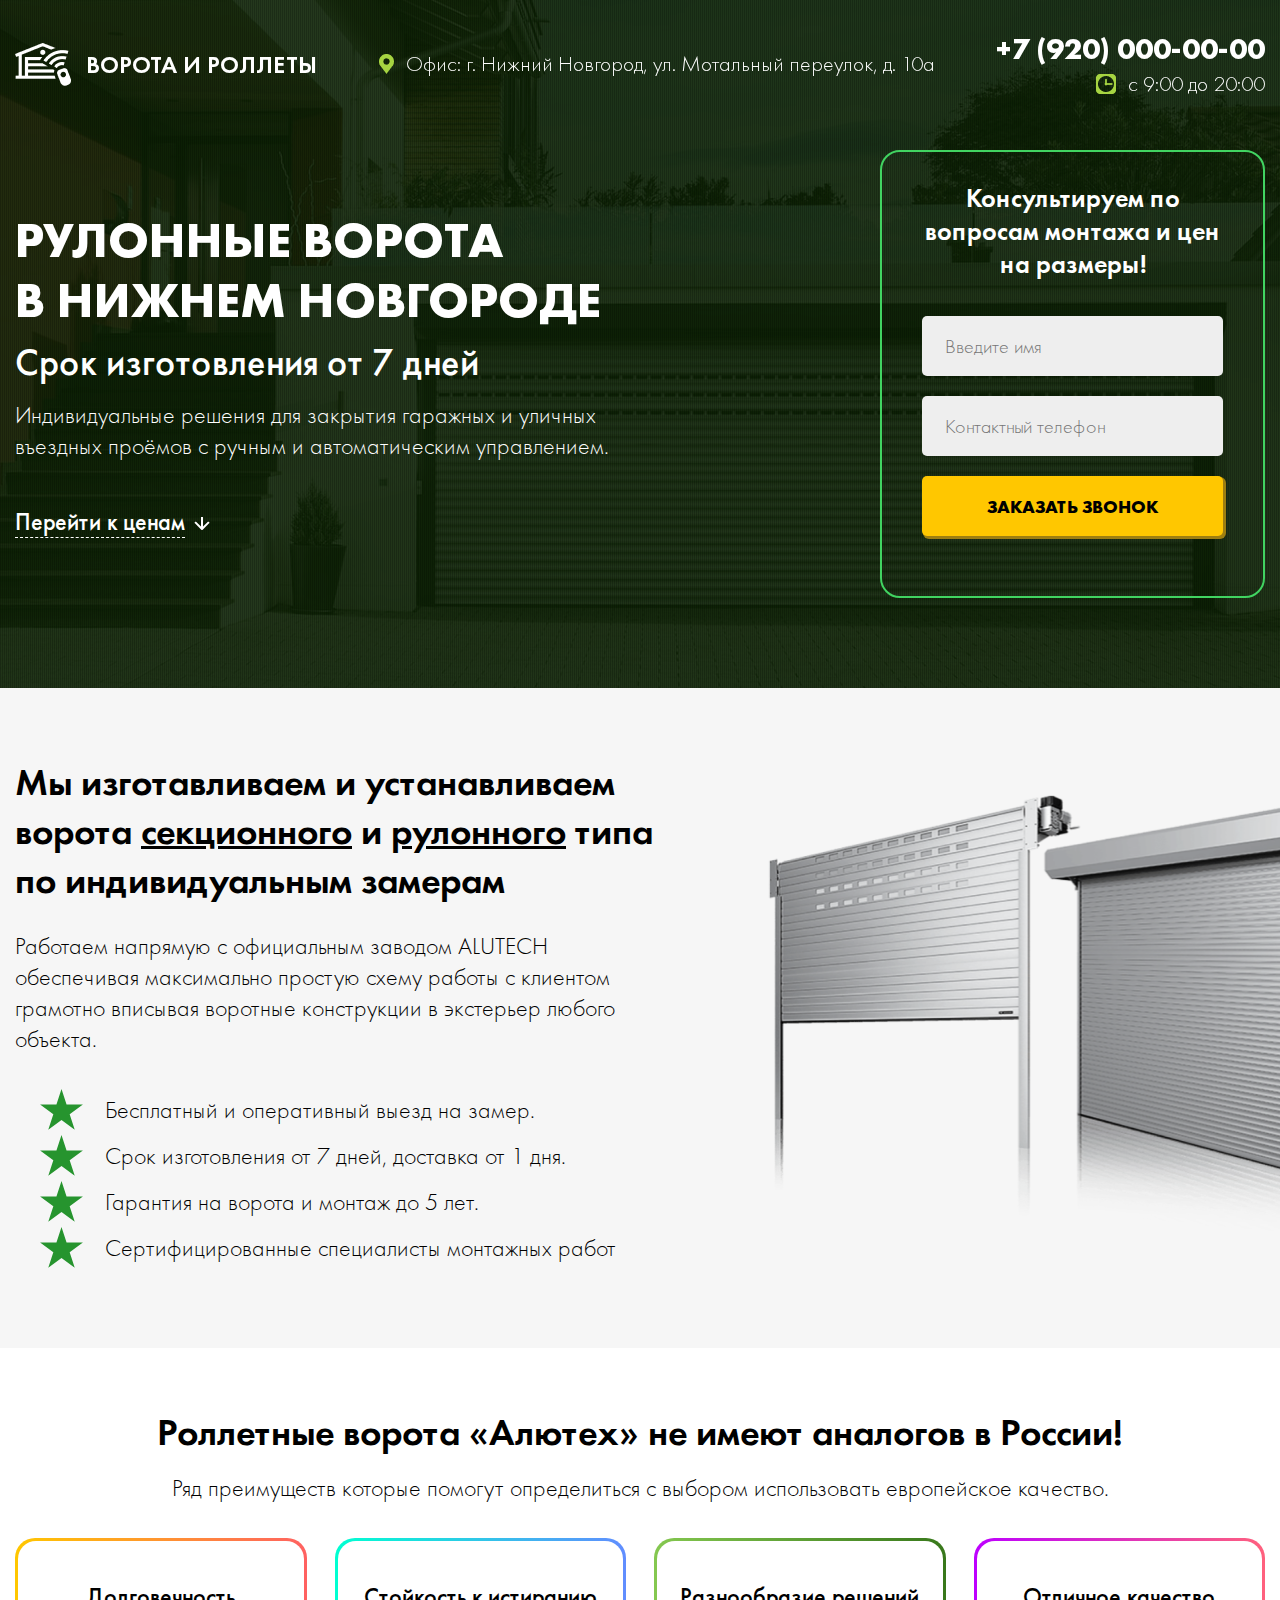
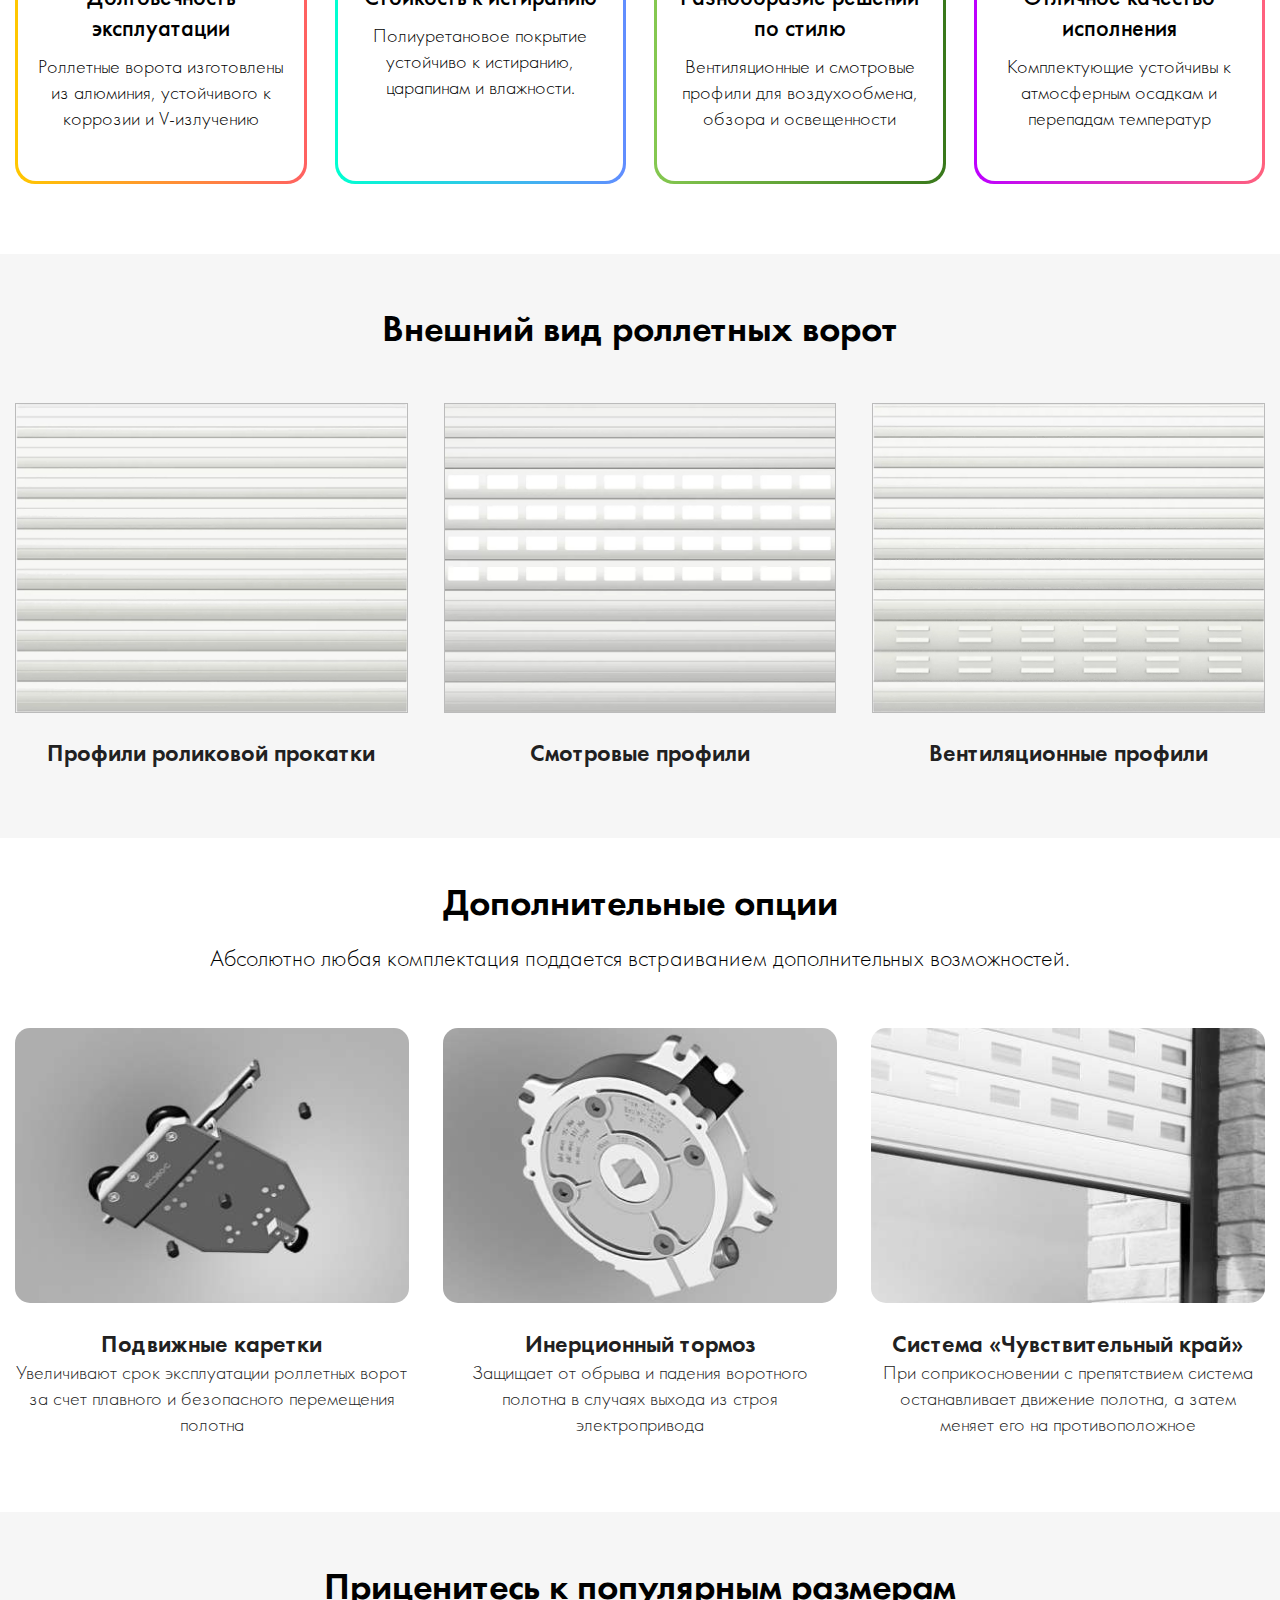
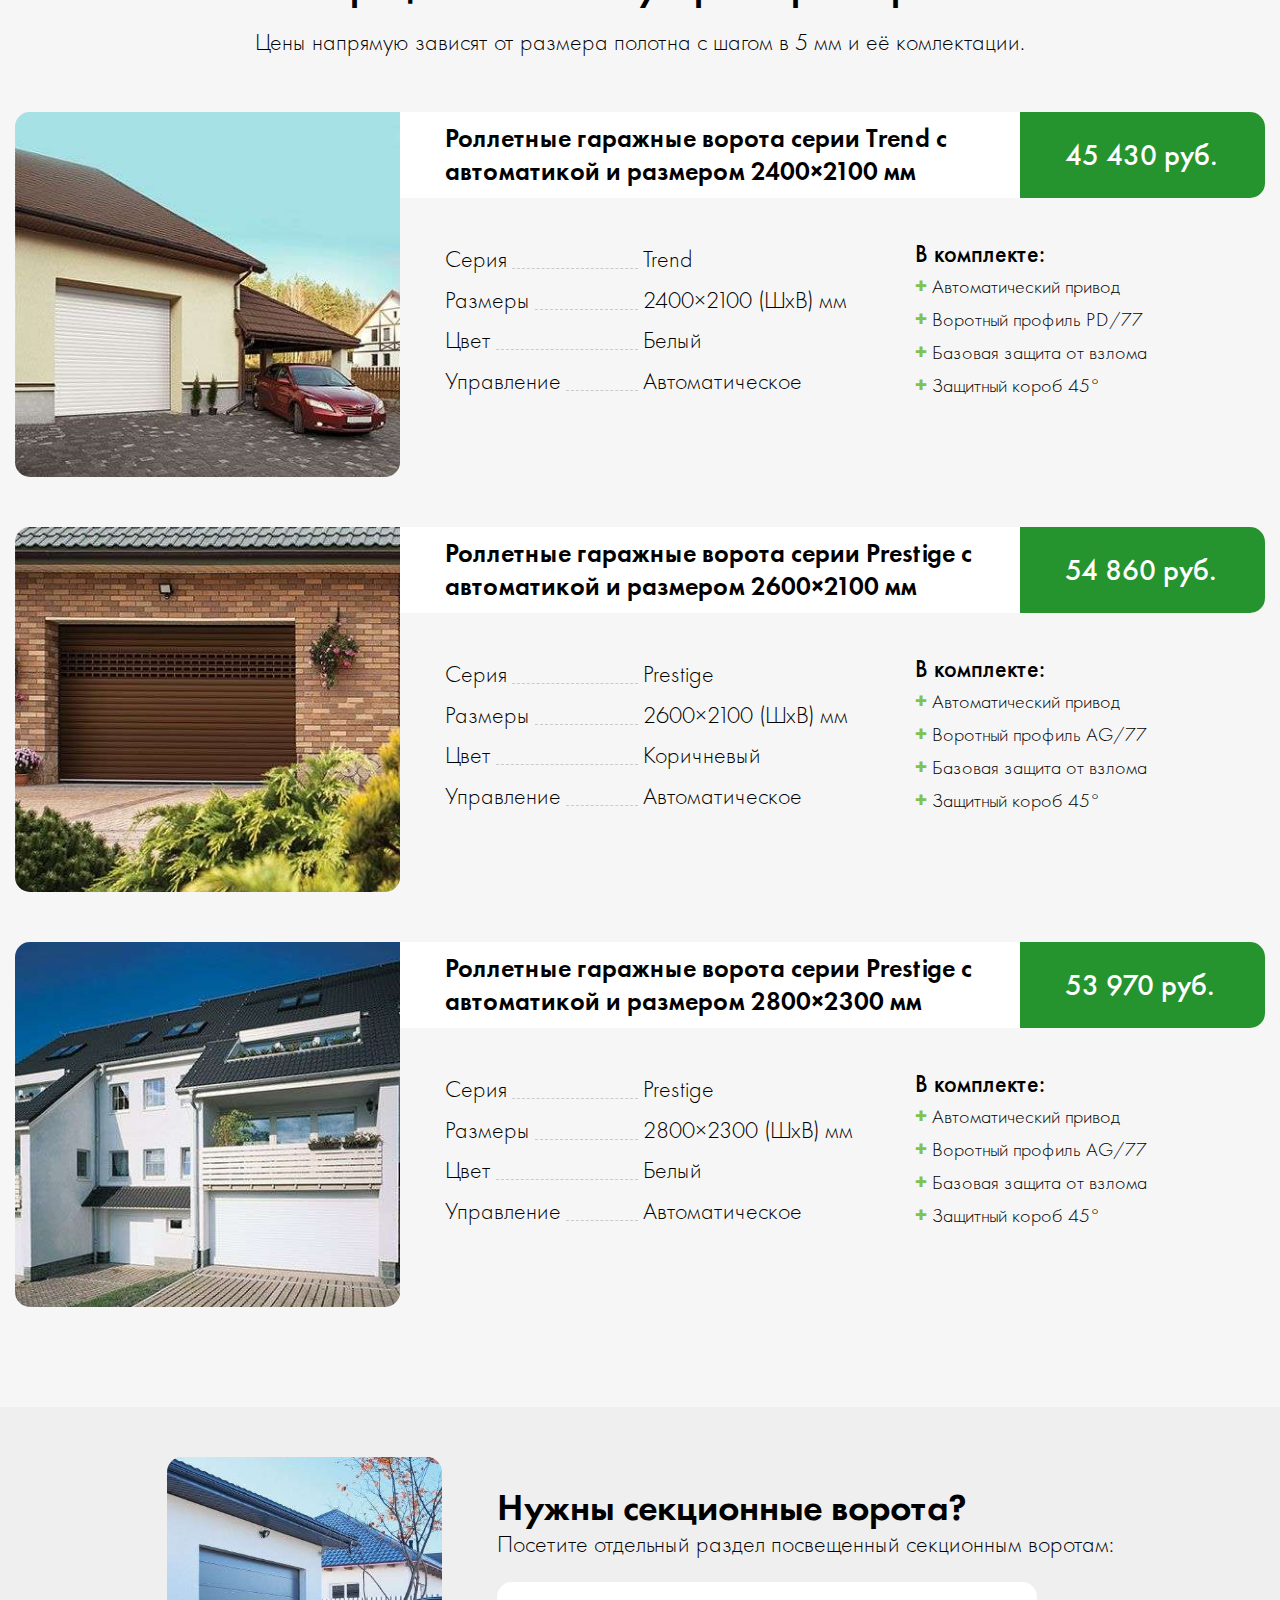
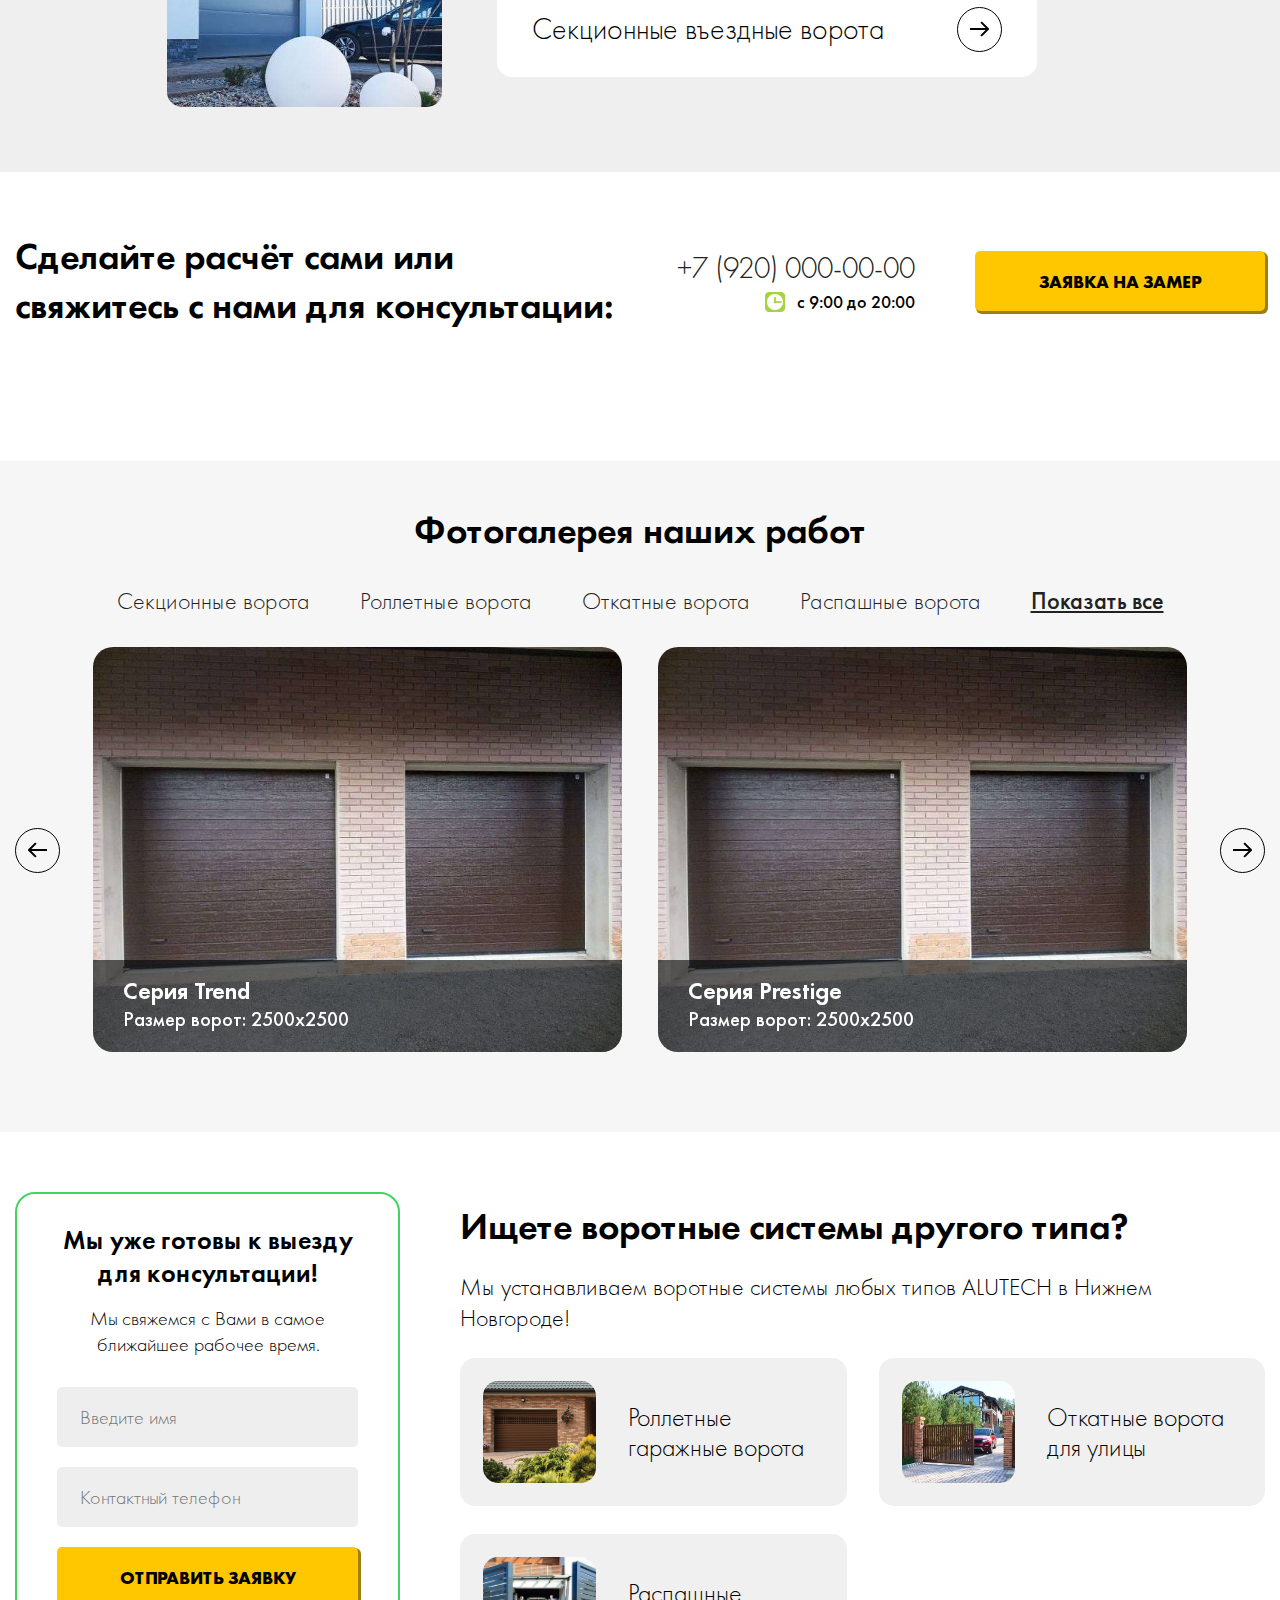
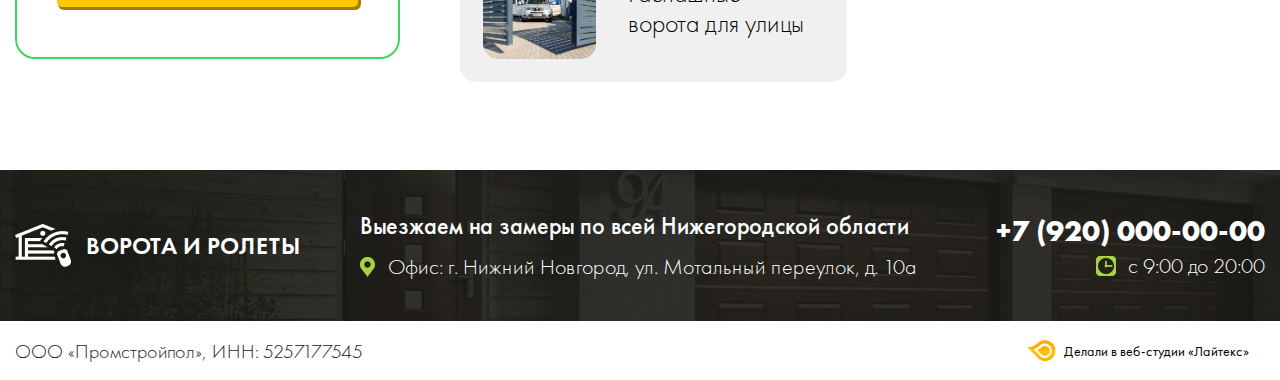
<file: rulonnye.html>
<!DOCTYPE html>
<html lang="ru">
<head>
<title></title>
<meta charset="UTF-8">
<meta name="viewport" content="width=device-width, initial-scale=1, user-scalable=no">
<meta name="format-detection" content="telephone=no">
<link rel="stylesheet" href="css/main.css">
</head>
<body>
  <header class="header" id="header">
    <div class="wrapper">
      <div class="header-wrapper flex">
        <a href="" class="logo flex">
          <span class="logo-img"></span>
          <strong class="logo-text">Ворота и роллеты</strong>
        </a>
        <span class="header-address">Офис: г. Нижний Новгород,
          ул. Мотальный переулок, д. 10а</span>
        <div class="header-contacts">
          <a href="tel:+7 (920) 000-00-00" class="header-phone">+7 (920) 000-00-00</a> <br>
          <span class="header-time">с 9:00 до 20:00</span>
        </div>
        <span class="btn header-btn">Заказать звонок</span>
      </div>
    </div>
  </header>

  <section class="banner">
    <img src="images/banner3.jpg" alt="" class="banner-img">
    <div class="wrapper">
      <div class="banner-wrapper">
        <div class="banner-content">
          <h1 class="banner-title">Рулонные ворота <br>
            В Нижнем Новгороде</h1>
          <span class="banner-subtitle">Срок изготовления от 7 дней</span>
          <span class="banner-text">Индивидуальные решения для закрытия гаражных и уличных въездных
            проёмов с ручным и автоматическим управлением.</span>
            <span class="btn banner-btn js-get-raschet">Заказать расчЁт</span>
            <a href="" class="banner-link">Перейти к ценам</a>
        </div>

        <form class="banner-form">
          <strong class="banner-form__title">Консультируем по вопросам монтажа и цен на размеры!</strong>
          <div class="banner-form__inputs">
            <input type="text" class="input banner-form__input" placeholder="Введите имя">
            <input type="text" class="input banner-form__input" placeholder="Контактный телефон">
            <input type="submit" value="Заказать звонок" class="btn submit banner-form__submit">
          </div>
        </form>
      </div>
    </div>
  </section>

  <section class="section section2">
    <div class="wrapper">
      <div class="section2-wrapper flex">
        <div class="section2-content">
          <h2 class="section2-title">Мы изготавливаем и устанавливаем  ворота <span class="underline">секционного</span> и <span class="underline">рулонного</span> типа
            по индивидуальным замерам</h2>
          <span class="section2-text">Работаем напрямую с официальным заводом ALUTECH обеспечивая максимально простую схему работы с клиентом грамотно вписывая воротные конструкции в экстерьер любого объекта.</span>
          <ul class="section2-list">
            <li class="section2-list__item">Бесплатный и оперативный выезд на замер.</li>
            <li class="section2-list__item">Срок изготовления от 7 дней, доставка от 1 дня.</li>
            <li class="section2-list__item">Гарантия на ворота и монтаж до 5 лет.</li>
            <li class="section2-list__item">Сертифицированные специалисты монтажных работ</li>
          </ul>
        </div>
        <div class="section2-img"><img src="images/index-img4.png" alt=""></div>
      </div>
    </div>
  </section>

  <section class="section preim">
    <div class="wrapper">
      <h2 class="section-title">Роллетные ворота «Алютех» не имеют аналогов в России!</h2>
      <span class="section-subtitle">Ряд преимуществ которые помогут определиться с выбором использовать европейское качество.</span>
      <div class="preim-list">
        <div class="preim-item">
          <div class="preim-item__container">
            <div class="preim-item__inner">
              <strong class="preim-item__title">Долговечность эксплуатации</strong>
              <span class="preim-item__text">Роллетные ворота изготовлены из алюминия, устойчивого к коррозии и V-излучению</span>
            </div>
          </div>
        </div>
        <div class="preim-item">
          <div class="preim-item__container">
            <div class="preim-item__inner">
              <strong class="preim-item__title">Стойкость
                к истиранию</strong>
              <span class="preim-item__text">Полиуретановое покрытие устойчиво к истиранию, царапинам и влажности.</span>
            </div>
          </div>
        </div>
        <div class="preim-item">
          <div class="preim-item__container">
            <div class="preim-item__inner">
              <strong class="preim-item__title">Разнообразие решений по стилю</strong>
              <span class="preim-item__text">Вентиляционные и смотровые профили для воздухообмена, обзора и освещенности</span>
            </div>
          </div>
        </div>
        <div class="preim-item">
          <div class="preim-item__container">
            <div class="preim-item__inner">
              <strong class="preim-item__title">Отличное качество исполнения</strong>
              <span class="preim-item__text">Комплектующие устойчивы к атмосферным осадкам и перепадам температур</span>
            </div>
          </div>
        </div>
      </div>
    </div>
  </section>

  <section class="section variants">
    <div class="wrapper">
      <h2 class="section-title">Внешний вид роллетных ворот</h2>
      <div class="vid-flex">
        <div class="vid-item">
          <div class="vid-item__container">
            <div class="vid-item__img">
              <img src="images/vid1.jpg" alt="">
            </div>
            <span class="vid-item__text">Профили роликовой прокатки</span>
          </div>
        </div>
        <div class="vid-item">
          <div class="vid-item__container">
            <div class="vid-item__img">
              <img src="images/vid2.jpg" alt="">
            </div>
            <span class="vid-item__text">Смотровые профили</span>
          </div>
        </div>
        <div class="vid-item">
          <div class="vid-item__container">
            <div class="vid-item__img">
              <img src="images/vid3.jpg" alt="">
            </div>
            <span class="vid-item__text">Вентиляционные профили</span>
          </div>
        </div>
      </div>
    </div>
  </section>

  <section class="section dops">
    <div class="wrapper">
      <h2 class="section-title">Дополнительные опции</h2>
      <span class="section-subtitle">Абсолютно любая комплектация поддается встраиванием дополнительных возможностей.</span>
      <div class="dops-list">
        <div class="dop">
          <div class="dop-container">
            <div class="dop-img"><img src="images/dop14.jpg" alt=""></div>
            <div class="dop-content">
              <b>Подвижные каретки</b>
              Увеличивают срок эксплуатации роллетных ворот за счет плавного и безопасного перемещения полотна
            </div>
          </div>
        </div>
        <div class="dop">
          <div class="dop-container">
            <div class="dop-img"><img src="images/dop15.jpg" alt=""></div>
            <div class="dop-content">
              <b>Инерционный тормоз</b>
              Защищает от обрыва и падения воротного полотна в случаях выхода из строя электропривода
            </div>
          </div>
        </div>
        <div class="dop">
          <div class="dop-container">
            <div class="dop-img"><img src="images/dop16.jpg" alt=""></div>
            <div class="dop-content">
              <b>Система «Чувствительный край»</b>
              При соприкосновении с препятствием система останавливает движение полотна, а затем меняет его на противоположное
            </div>
          </div>
        </div>
      </div>
    </div>
  </section>

  <section class="section popular">
    <div class="wrapper">
      <h2 class="section-title">Приценитесь к популярным размерам</h2>
      <span class="section-subtitle">Цены напрямую зависят от размера полотна с шагом в 5 мм и её комлектации.</span>
      <div class="popular-list">
        <div class="item">
          <div class="item-container">
            <div class="item-img cover"><img src="images/popular10.jpg" alt=""></div>
            <div class="item-content">
              <div class="item-top">
                <h3 class="item-title">Роллетные гаражные ворота серии Trend
                  с автоматикой и размером 2400×2100 мм</h3>
                <span class="item-price">
                  45 430 руб.
                </span>
              </div>

              <div class="item-bottom">
                <div class="item-tabs">
                  <div class="item-tab active" data-tab="1">Характеристики</div>
                  <div class="item-tab" data-tab="2">Комплектация</div>
                </div>

                <table class="item-table item-list1">
                  <tr>
                    <td><span>Серия</span></td>
                    <td>Trend</td>
                  </tr>
                  <tr>
                    <td><span>Размеры</span></td>
                    <td>2400×2100 (ШхВ) мм</td>
                  </tr>
                  <tr>
                    <td><span>Цвет</span></td>
                    <td>Белый</td>
                  </tr>
                  <tr>
                    <td><span>Управление</span></td>
                    <td>Автоматическое</td>
                  </tr>
                </table>

                <div class="item-list">
                  <strong class="item-list__title">В комплекте:</strong>
                  <ul class="item-list__container">
                    <li class="item-list__item">Автоматический привод</li>
                    <li class="item-list__item">Воротный профиль PD/77</li>
                    <li class="item-list__item">Базовая защита от взлома</li>
                    <li class="item-list__item">Защитный короб 45°</li>
                  </ul>
                </div>
              </div>
              <div class="item-price-mobile">
                68 810 руб.
              </div>
              <div class="btn item-btn-mobile js-get-rasschet">Заказать расчет</div>

            </div>
          </div>
        </div>

        <div class="item">
          <div class="item-container">
            <div class="item-img cover"><img src="images/popular11.jpg" alt=""></div>
            <div class="item-content">
              <div class="item-top">
                <h3 class="item-title">Роллетные гаражные ворота серии Prestige
                  с автоматикой и размером 2600×2100 мм</h3>
                <span class="item-price">
                  54 860 руб.
                </span>
              </div>

              <div class="item-bottom">
                <div class="item-tabs">
                  <div class="item-tab active" data-tab="1">Характеристики</div>
                  <div class="item-tab" data-tab="2">Комплектация</div>
                </div>

                <table class="item-table item-list1">
                  <tr>
                    <td><span>Серия</span></td>
                    <td>Prestige</td>
                  </tr>
                  <tr>
                    <td><span>Размеры</span></td>
                    <td>2600×2100 (ШхВ) мм</td>
                  </tr>
                  <tr>
                    <td><span>Цвет</span></td>
                    <td>Коричневый</td>
                  </tr>
                  <tr>
                    <td><span>Управление</span></td>
                    <td>Автоматическое</td>
                  </tr>
                </table>

                <div class="item-list">
                  <strong class="item-list__title">В комплекте:</strong>
                  <ul class="item-list__container">
                    <li class="item-list__item">Автоматический привод</li>
                    <li class="item-list__item">Воротный профиль AG/77</li>
                    <li class="item-list__item">Базовая защита от взлома</li>
                    <li class="item-list__item">Защитный короб 45°</li>
                  </ul>
                </div>
              </div>
              <div class="item-price-mobile">
                68 810 руб.
              </div>
              <div class="btn item-btn-mobile js-get-rasschet">Заказать расчет</div>

            </div>
          </div>
        </div>

        <div class="item">
          <div class="item-container">
            <div class="item-img cover"><img src="images/popular12.jpg" alt=""></div>
            <div class="item-content">
              <div class="item-top">
                <h3 class="item-title">Роллетные гаражные ворота серии Prestige
                  с автоматикой и размером 2800×2300 мм</h3>
                <span class="item-price">
                  53 970 руб.
                </span>
              </div>

              <div class="item-bottom">
                <div class="item-tabs">
                  <div class="item-tab active" data-tab="1">Характеристики</div>
                  <div class="item-tab" data-tab="2">Комплектация</div>
                </div>

                <table class="item-table item-list1">
                  <tr>
                    <td><span>Серия</span></td>
                    <td>Prestige</td>
                  </tr>
                  <tr>
                    <td><span>Размеры</span></td>
                    <td>2800×2300 (ШхВ) мм</td>
                  </tr>
                  <tr>
                    <td><span>Цвет</span></td>
                    <td>Белый</td>
                  </tr>
                  <tr>
                    <td><span>Управление</span></td>
                    <td>Автоматическое</td>
                  </tr>
                </table>

                <div class="item-list">
                  <strong class="item-list__title">В комплекте:</strong>
                  <ul class="item-list__container">
                    <li class="item-list__item">Автоматический привод</li>
                    <li class="item-list__item">Воротный профиль AG/77</li>
                    <li class="item-list__item">Базовая защита от взлома</li>
                    <li class="item-list__item">Защитный короб 45°</li>
                  </ul>
                </div>
              </div>
              <div class="item-price-mobile">
                68 810 руб.
              </div>
              <div class="btn item-btn-mobile js-get-rasschet">Заказать расчет</div>

            </div>
          </div>
        </div>
      </div>
    </div>
  </section>

  <section class="section quest">
    <div class="wrapper">
      <div class="quest-wrapper flex">
        <div class="quest-img"><img src="images/nuzhny2.jpg" alt=""></div>
        <div class="quest-content">
          <h2 class="quest-title">Нужны секционные ворота?</h2>
          <span class="quest-subtitle">Посетите отдельный раздел посвещенный секционным воротам:</span>
          <a href="" class="quest-link">Секционные въездные ворота <i></i></a>
        </div>
      </div>
    </div>
  </section>

  <section class="section calc">
    <div class="wrapper">
      <div class="calc-top flex">
        <h1 class="calc-title">Сделайте расчёт сами или свяжитесь с нами для консультации:</h1>
        <div class="calc-contacts">
          <a href="tel:+7 (920) 000-00-00" class="calc-contacts__phone">+7 (920) 000-00-00</a><br>
          <span class="calc-contacts__time">с 9:00 до 20:00</span>
        </div>
        <span class="btn calc-btn">Заявка на замер</span>
      </div>

      <div class="calc-container">
        <div id="alutech-calc"></div> <script> !function(){var s="",h="72195",m=window.location.protocol+"//"+window.location.host+window.location.pathname;function g(t,e){e||(e=window.location.href),t=t.replace(/[\[\]]/g,"\\$&");var a=new RegExp("[?&]"+t+"(=([^&#]*)|&|#|$)").exec(e);return a?a[2]?decodeURIComponent(a[2].replace(/\+/g," ")):"":null}document.addEventListener("DOMContentLoaded",function(){s=g("alutcalc")||s;var t=g("alutsize")||"",a=g("alutpanels")||"",o=g("alutseries")||"",l=g("alutmount")||"",n=g("alutbox")||"",c=g("alutcolor")||"",i=g("alutcontrol")||"",u=g("alutoptions")||"";if(h=g("alutregion")||h,null!==(e=document.getElementById("alutech-calc"))){var r=document.createElement("iframe"),d="alutech-iframe";r.name="alutech_iframe";r.src="//calc.alute.ch/#"+s+"?alutsize="+t+"&email=info@weblitex.ru&url="+m+"&css=&lang=ru&type=&sap=300016929&calc=['gate','shutter','ads400']&alutpanels="+a+"&alutseries="+o+"&alutmount="+l+"&alutbox="+n+"&alutcolor="+c+"&alutcontrol="+i+"&alutoptions="+u+"&alutregion="+h,r.width="100%",r.height=0,r.id=d,r.scrolling="no",r.frameBorder=0,e.appendChild(r),window.addEventListener("message",function(e){e.data.height&&"number"==typeof e.data.height&&document.getElementById(d)&&(document.getElementById(d).height=e.data.height),e.data.run&&"string"==typeof e.data.run&&document.getElementById(d)&&new Function(e.data.run)()})}})}(); </script>
      </div>
    </div>
  </section>

  <section class="section gallery">
    <div class="wrapper">
      <h2 class="section-title">Фотогалерея наших работ</h2>
      <div class="gallery-tabs">
        <span class="gallery-tab" data-filter="sekcionnye">Секционные ворота</span>
        <span class="gallery-tab" data-filter="rolletnye">Роллетные ворота</span>
        <span class="gallery-tab" data-filter="otkatnye">Откатные ворота</span>
        <span class="gallery-tab" data-filter="raspashnye">Распашные ворота</span>
        <span class="gallery-tab all" data-filter="all">Показать все</span>
      </div>
      <div class="gallery-slider js-gallery-slider">
        <div class="gallery-item" data-filter="sekcionnye">
          <a href="" class="gallery-item__container">
            <img src="images/photo-slider.jpg" alt="" class="gallery-item__img">
            <span class="gallery-item__text">
              <b>Серия Trend</b>
              Размер ворот: 2500х2500
            </span>
          </a>
        </div>
        <div class="gallery-item" data-filter="sekcionnye">
          <a href="" class="gallery-item__container">
            <img src="images/photo-slider.jpg" alt="" class="gallery-item__img">
            <span class="gallery-item__text">
              <b>Серия Prestige</b>
              Размер ворот: 2500х2500
            </span>
          </a>
        </div>
        <div class="gallery-item" data-filter="sekcionnye">
          <a href="" class="gallery-item__container">
            <img src="images/photo-slider.jpg" alt="" class="gallery-item__img">
            <span class="gallery-item__text">
              <b>Серия Prestige</b>
              Размер ворот: 2500х2500
            </span>
          </a>
        </div>

        <div class="gallery-item" data-filter="rolletnye">
          <a href="" class="gallery-item__container">
            <img src="images/photo-slider.jpg" alt="" class="gallery-item__img">
            <span class="gallery-item__text">
              <b>Серия Trend</b>
              Размер ворот: 2500х2500
            </span>
          </a>
        </div>
        <div class="gallery-item" data-filter="rolletnye">
          <a href="" class="gallery-item__container">
            <img src="images/photo-slider.jpg" alt="" class="gallery-item__img">
            <span class="gallery-item__text">
              <b>Серия Prestige</b>
              Размер ворот: 2500х2500
            </span>
          </a>
        </div>
        <div class="gallery-item" data-filter="rolletnye">
          <a href="" class="gallery-item__container">
            <img src="images/photo-slider.jpg" alt="" class="gallery-item__img">
            <span class="gallery-item__text">
              <b>Серия Prestige</b>
              Размер ворот: 2500х2500
            </span>
          </a>
        </div>

        <div class="gallery-item" data-filter="otkatnye">
          <a href="" class="gallery-item__container">
            <img src="images/photo-slider.jpg" alt="" class="gallery-item__img">
            <span class="gallery-item__text">
              <b>Серия Trend</b>
              Размер ворот: 2500х2500
            </span>
          </a>
        </div>
        <div class="gallery-item" data-filter="otkatnye">
          <a href="" class="gallery-item__container">
            <img src="images/photo-slider.jpg" alt="" class="gallery-item__img">
            <span class="gallery-item__text">
              <b>Серия Prestige</b>
              Размер ворот: 2500х2500
            </span>
          </a>
        </div>
        <div class="gallery-item" data-filter="otkatnye">
          <a href="" class="gallery-item__container">
            <img src="images/photo-slider.jpg" alt="" class="gallery-item__img">
            <span class="gallery-item__text">
              <b>Серия Prestige</b>
              Размер ворот: 2500х2500
            </span>
          </a>
        </div>

        <div class="gallery-item" data-filter="raspashnye">
          <a href="" class="gallery-item__container">
            <img src="images/photo-slider.jpg" alt="" class="gallery-item__img">
            <span class="gallery-item__text">
              <b>Серия Trend</b>
              Размер ворот: 2500х2500
            </span>
          </a>
        </div>
        <div class="gallery-item" data-filter="raspashnye">
          <a href="" class="gallery-item__container">
            <img src="images/photo-slider.jpg" alt="" class="gallery-item__img">
            <span class="gallery-item__text">
              <b>Серия Prestige</b>
              Размер ворот: 2500х2500
            </span>
          </a>
        </div>
        <div class="gallery-item" data-filter="raspashnye">
          <a href="" class="gallery-item__container">
            <img src="images/photo-slider.jpg" alt="" class="gallery-item__img">
            <span class="gallery-item__text">
              <b>Серия Prestige</b>
              Размер ворот: 2500х2500
            </span>
          </a>
        </div>
      </div>
    </div>
  </section>

  <section class="section bottom">
    <div class="wrapper">
      <div class="bottom-flex">
        <form class="bottom-form">
          <strong class="bottom-form__title">Мы уже готовы к выезду для консультации!</strong>
          <span class="bottom-form__text">Мы свяжемся с Вами в самое ближайшее рабочее время.</span>
          <input type="text" class="input bottom-form__input" placeholder="Введите имя">
          <input type="tel" class="input bottom-form__input" placeholder="Контактный телефон">
          <input type="submit" value="Отправить заявку" class="btn bottom-form__submit">
        </form>

        <div class="bottom-content">
          <h2 class="bottom-title">Ищете воротные системы другого типа?</h2>
          <span class="bottom-text">Мы устанавливаем воротные системы любых типов ALUTECH в Нижнем Новгороде!</span>
          <div class="bottom-list">
            <a href="" class="bottom-item">
              <span class="bottom-item__img"><img src="images/nuzhny.jpg" alt=""></span>
              <span class="bottom-item__text">Роллетные
                гаражные ворота</span>
            </a>
            <a href="" class="bottom-item">
              <span class="bottom-item__img"><img src="images/otkatnye.jpg" alt=""></span>
              <span class="bottom-item__text">Откатные
                ворота для улицы</span>
            </a>
            <a href="" class="bottom-item">
              <span class="bottom-item__img"><img src="images/raspashnye.jpg" alt=""></span>
              <span class="bottom-item__text">Распашные
                ворота для улицы</span>
            </a>
          </div>
        </div>
      </div>
    </div>
  </section>

  <footer class="footer">
    <div class="footer-top">
      <div class="wrapper">
        <div class="footer-top__wrapper flex">
          <a href="" class="footer-logo flex">
            <img src="images/logo-white.png" alt="">
            Ворота и ролеты
          </a>
          
          <div class="footer-top__text">
            <strong class="footer-top__title">Выезжаем на замеры по всей Нижегородской области</strong>
            <span class="footer-address">Офис: г. Нижний Новгород,
              ул. Мотальный переулок, д. 10а</span>
          </div>

          <div class="header-contacts footer-contacts">
            <a href="tel:+7 (920) 000-00-00" class="header-phone">+7 (920) 000-00-00</a> <br>
            <span class="header-time">с 9:00 до 20:00</span>
          </div>
        </div>
      </div>
    </div>

    <div class="footer-bottom">
      <div class="wrapper">
        <div class="footer-bottom__wrapper flex">
          <span class="footer-copyright">ООО «Промстройпол», ИНН: 5257177545 </span>
          <div class="litex">
            <div class="litex-btn">Делали в веб-студии «Лайтекс»</div>
            <div class="litex-block">
              <div class="litex-block-container">
                <strong class="litex-block__title">Что-то интересует?</strong>
				        <a href="https://weblitex.ru/sozdanie-sajtov/?utm_source=clients&utm_medium=referal&utm_campaign=nanomet12.ru" target="blank" class="litex-block__link">Разработка сайта</a>
                <a href="https://weblitex.ru/prodvizhenie-sajtov/?utm_source=clients&utm_medium=referal&utm_campaign=nanomet12.ru" target="blank" class="litex-block__link">Продвижение сайта</a>
                <a href="https://weblitex.ru/podderzhka-sajtov.html?utm_source=clients&utm_medium=referal&utm_campaign=nanomet12.ru" target="blank" class="litex-block__link">Поддержка сайта</a>
              </div>
            </div>
          </div>
        </div>
      </div>
    </div>
  </footer>
   

  <script src="libs/jquery/jquery-3.3.1.min.js"></script>
  <script src="libs/slick/slick.min.js"></script>
  <script src="https://api-maps.yandex.ru/2.1/?lang=ru_RU"></script>
  <script src="js/main.js"></script>
</body>
</html>
</file>
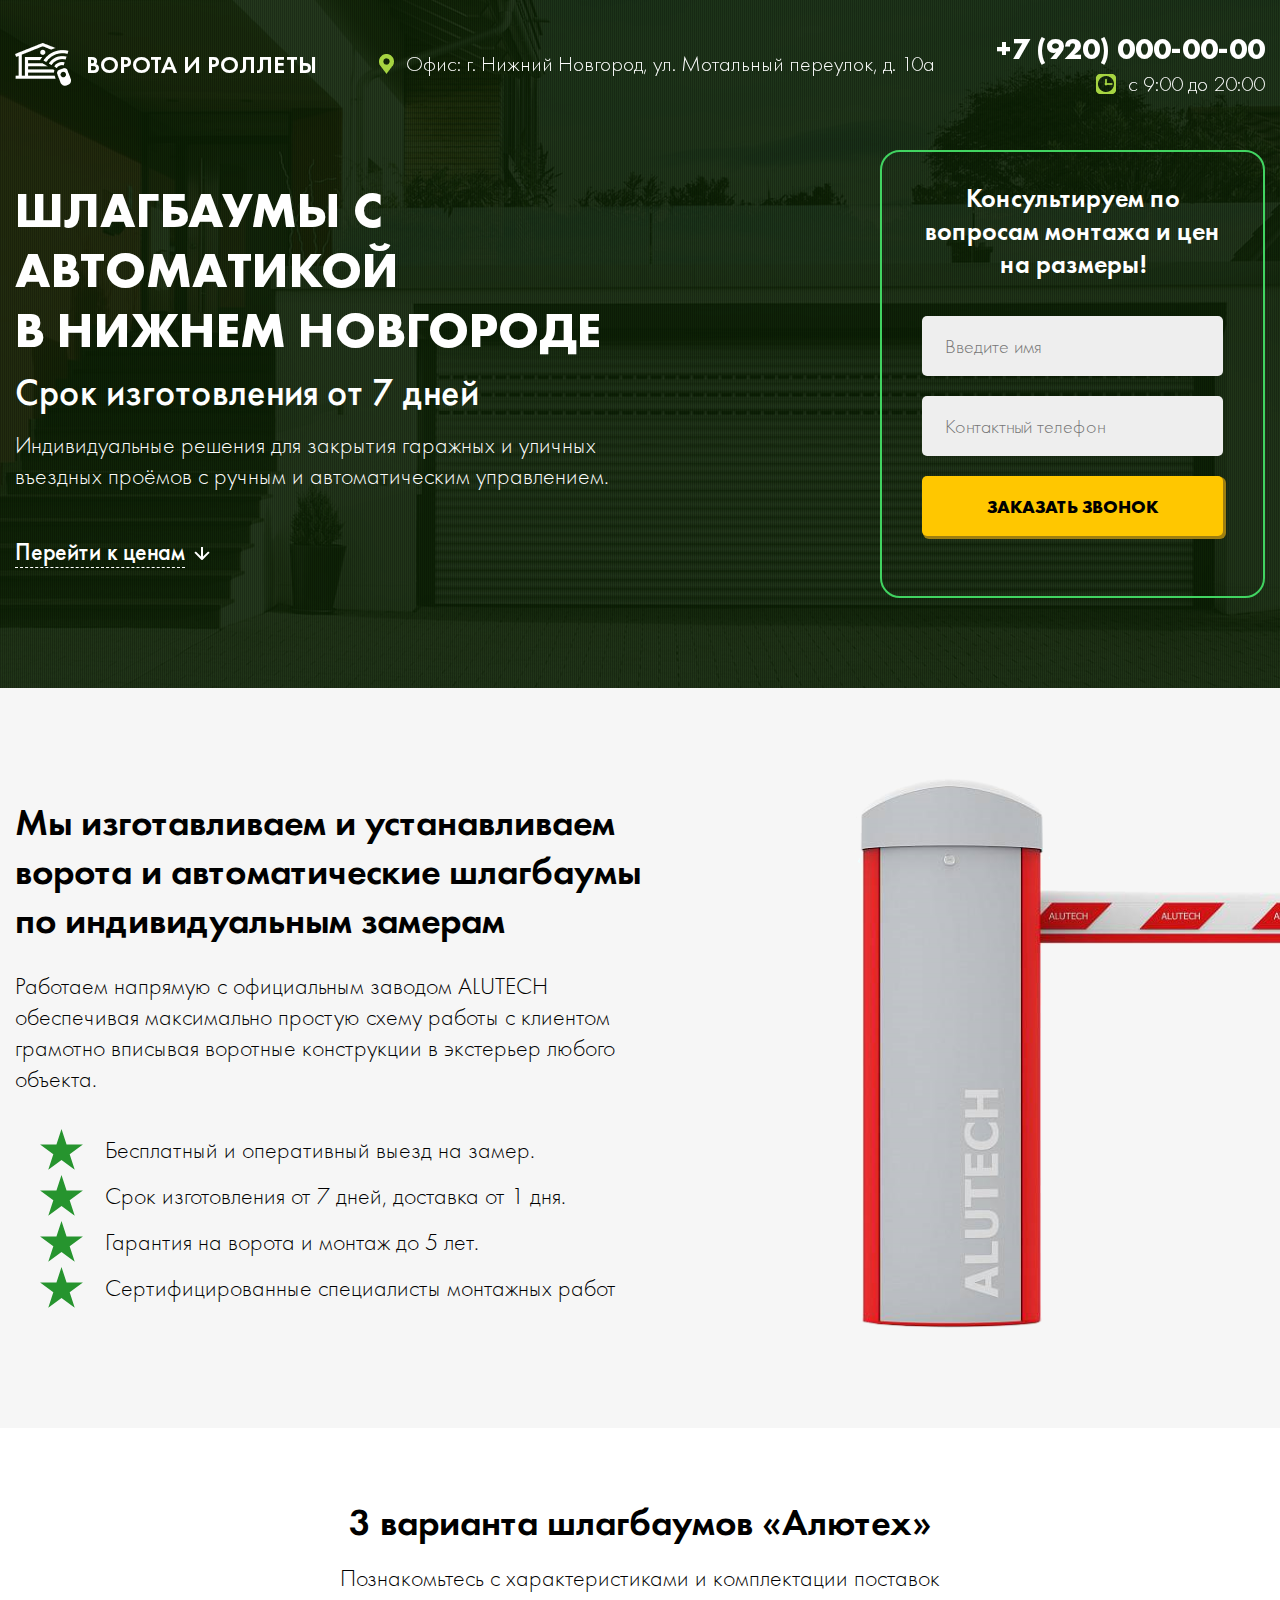
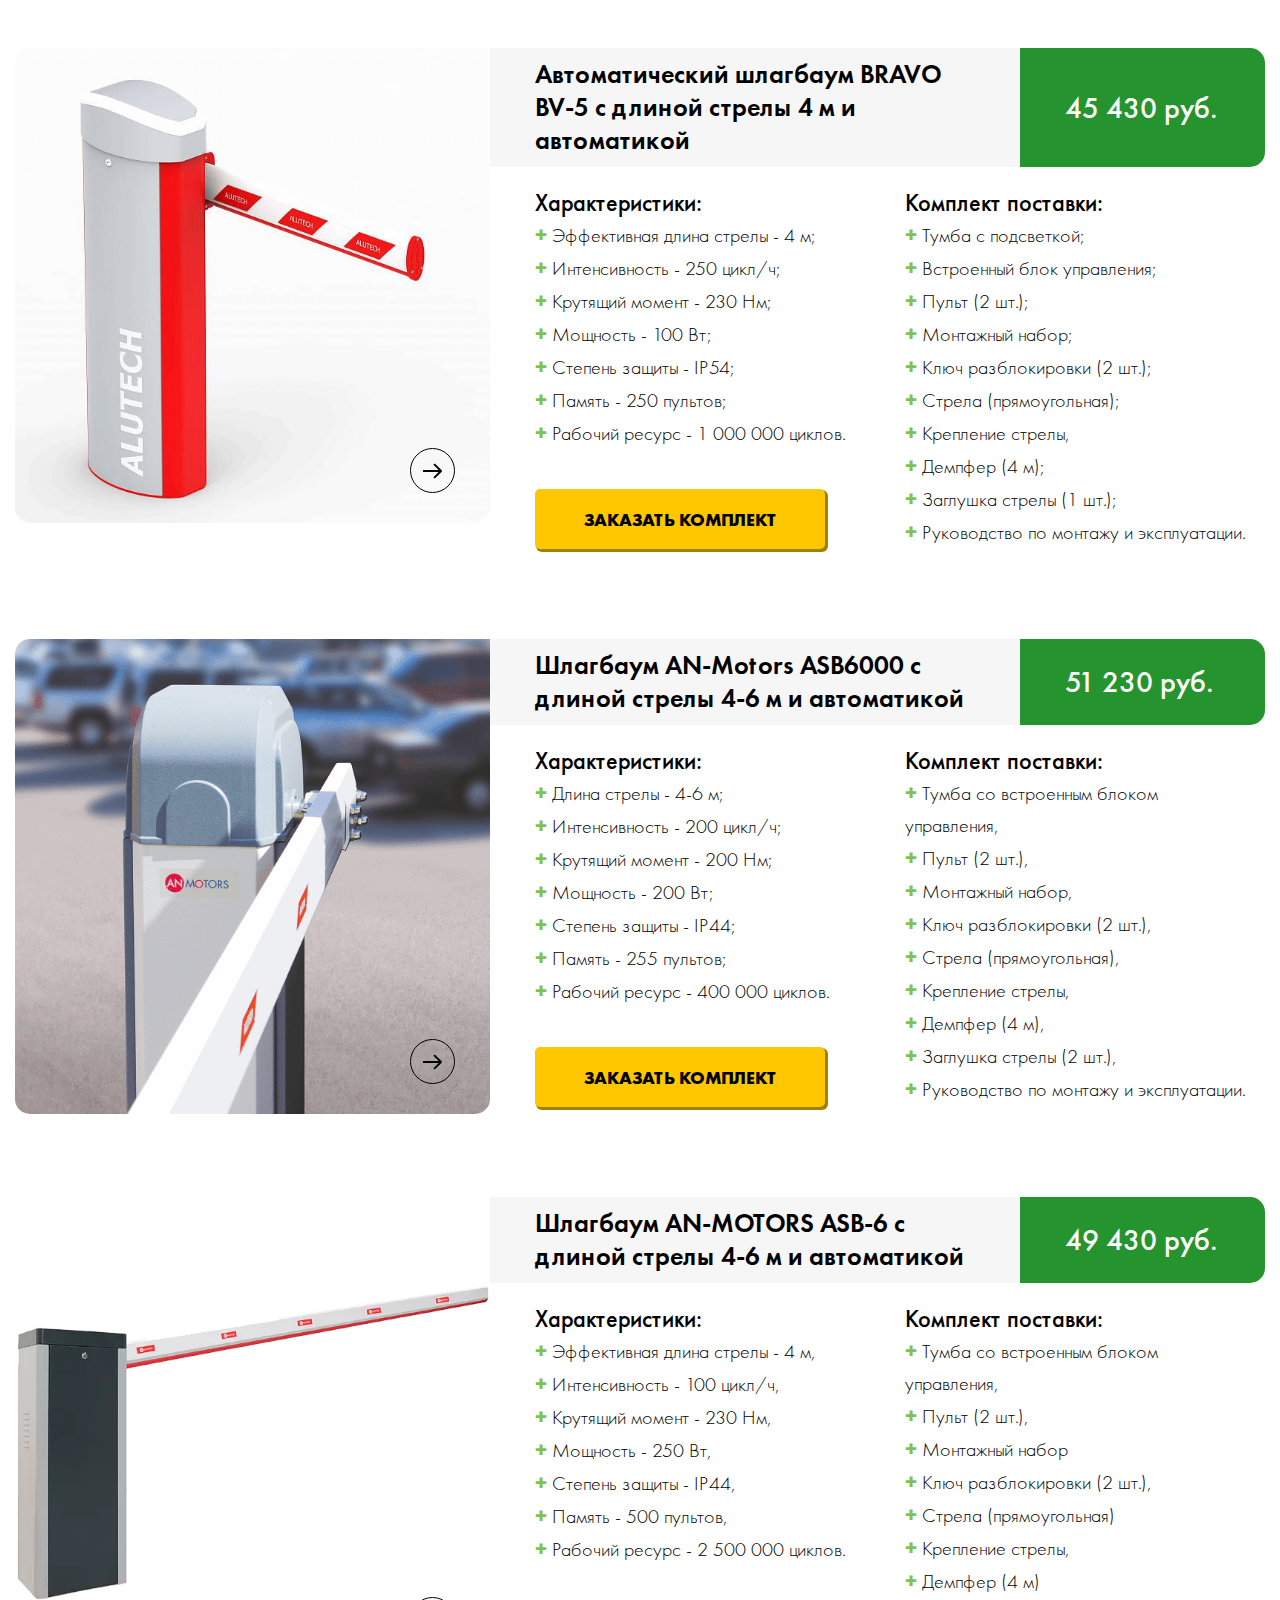
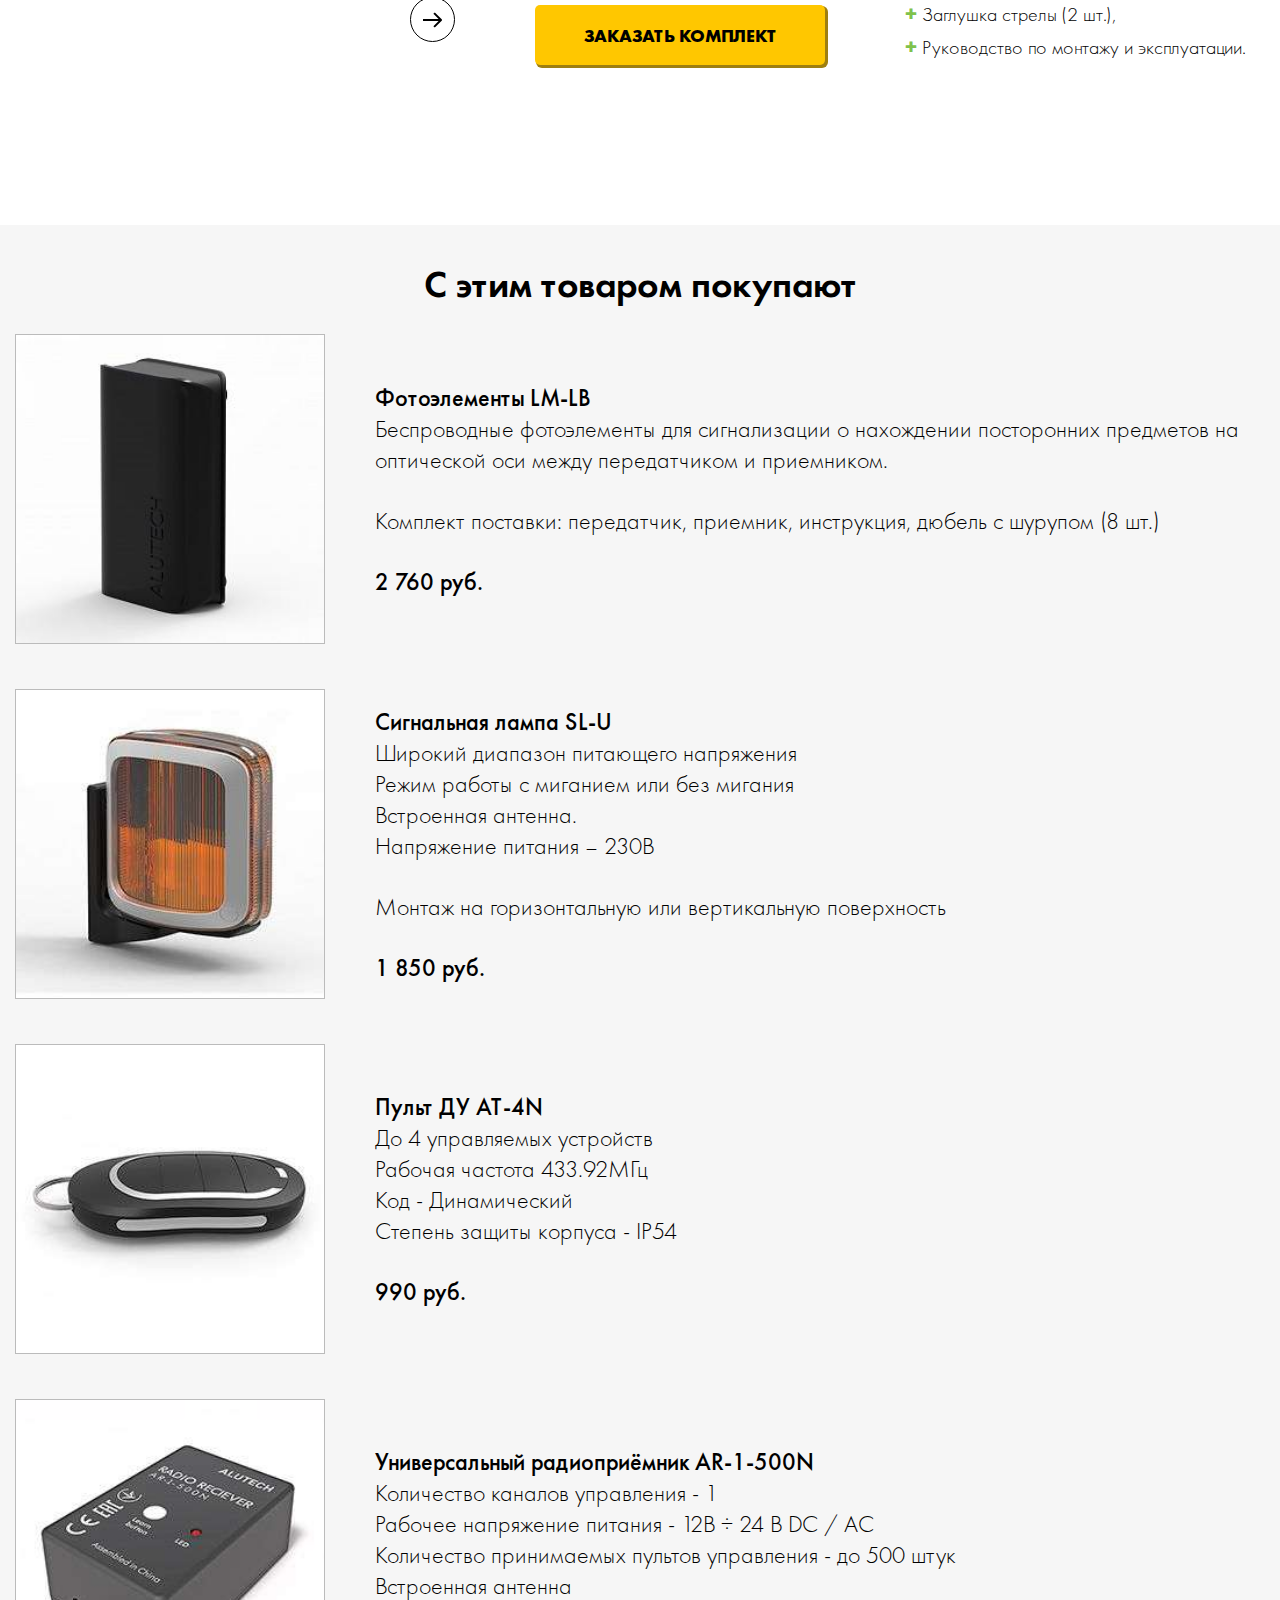
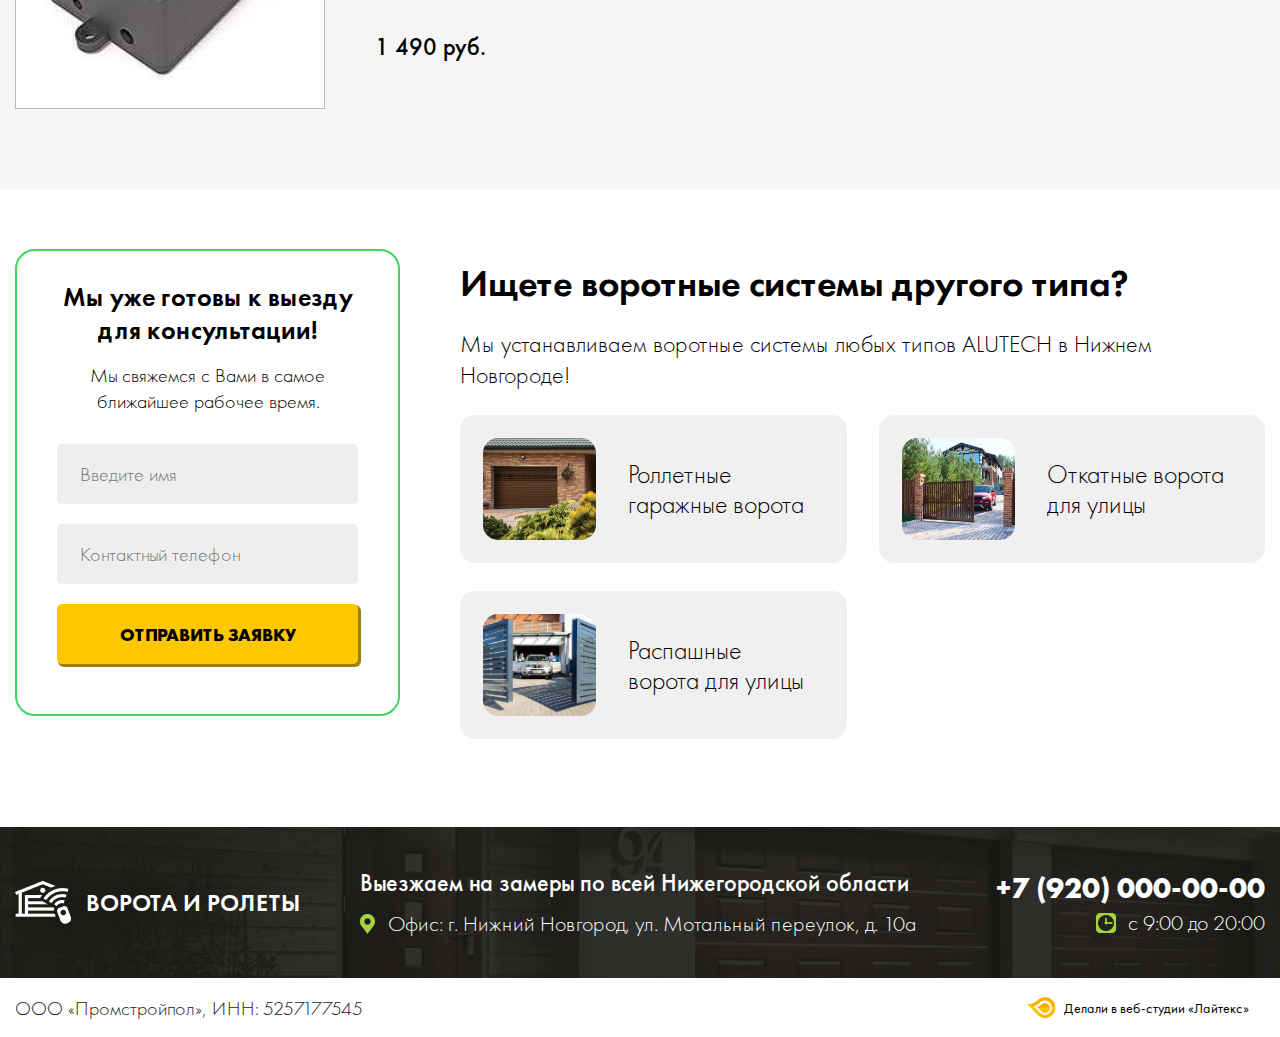
<file: shlagbaum.html>
<!DOCTYPE html>
<html lang="ru">
<head>
<title></title>
<meta charset="UTF-8">
<meta name="viewport" content="width=device-width, initial-scale=1, user-scalable=no">
<meta name="format-detection" content="telephone=no">
<link rel="stylesheet" href="css/main.css">
</head>
<body>
  <header class="header" id="header">
    <div class="wrapper">
      <div class="header-wrapper flex">
        <a href="" class="logo flex">
          <span class="logo-img"></span>
          <strong class="logo-text">Ворота и роллеты</strong>
        </a>
        <span class="header-address">Офис: г. Нижний Новгород,
          ул. Мотальный переулок, д. 10а</span>
        <div class="header-contacts">
          <a href="tel:+7 (920) 000-00-00" class="header-phone">+7 (920) 000-00-00</a> <br>
          <span class="header-time">с 9:00 до 20:00</span>
        </div>
        <span class="btn header-btn">Заказать звонок</span>
      </div>
    </div>
  </header>

  <section class="banner">
    <img src="images/banner3.jpg" alt="" class="banner-img">
    <div class="wrapper">
      <div class="banner-wrapper">
        <div class="banner-content">
          <h1 class="banner-title">шлагбаумы с автоматикой <br>
            В Нижнем Новгороде</h1>
          <span class="banner-subtitle">Срок изготовления от 7 дней</span>
          <span class="banner-text">Индивидуальные решения для закрытия гаражных и уличных въездных
            проёмов с ручным и автоматическим управлением.</span>
            <span class="btn banner-btn js-get-raschet">Заказать расчЁт</span>
            <a href="" class="banner-link">Перейти к ценам</a>
        </div>

        <form class="banner-form">
          <strong class="banner-form__title">Консультируем по вопросам монтажа и цен на размеры!</strong>
          <div class="banner-form__inputs">
            <input type="text" class="input banner-form__input" placeholder="Введите имя">
            <input type="text" class="input banner-form__input" placeholder="Контактный телефон">
            <input type="submit" value="Заказать звонок" class="btn submit banner-form__submit">
          </div>
        </form>
      </div>
    </div>
  </section>

  <section class="section section2">
    <div class="wrapper">
      <div class="section2-wrapper flex">
        <div class="section2-content">
          <h2 class="section2-title">Мы изготавливаем и устанавливаем  ворота и автоматические шлагбаумы
            по индивидуальным замерам</h2>
          <span class="section2-text">Работаем напрямую с официальным заводом ALUTECH обеспечивая максимально простую схему работы с клиентом грамотно вписывая воротные конструкции в экстерьер любого объекта.</span>
          <ul class="section2-list">
            <li class="section2-list__item">Бесплатный и оперативный выезд на замер.</li>
            <li class="section2-list__item">Срок изготовления от 7 дней, доставка от 1 дня.</li>
            <li class="section2-list__item">Гарантия на ворота и монтаж до 5 лет.</li>
            <li class="section2-list__item">Сертифицированные специалисты монтажных работ</li>
          </ul>
        </div>
        <div class="section2-img"><img src="images/index-img5.png" alt=""></div>
      </div>
    </div>
  </section>

  <section class="section">
    <div class="wrapper">
      <h2 class="section-title">3 варианта шлагбаумов «Алютех»</h2>
      <span class="section-subtitle">Познакомьтесь с характеристиками и комплектации поставок</span>
      <div class="popular-list">
        <div class="item">
          <div class="item-container">
            <div class="item-slider js-item-slider">
              <div class="item-slide">
                <a href="" class="item-slide__container">
                  <img src="images/bravo1.jpg" alt="">
                </a>
              </div>

              <div class="item-slide">
                <a href="" class="item-slide__container">
                  <img src="images/bravo2.jpg" alt="">
                </a>
              </div>

              <div class="item-slide">
                <a href="" class="item-slide__container">
                  <img src="images/bravo3.jpg" alt="">
                </a>
              </div>

              <div class="item-slide">
                <a href="" class="item-slide__container">
                  <img src="images/bravo4.webp" alt="">
                </a>
              </div>

              <div class="item-slide">
                <a href="" class="item-slide__container">
                  <img src="images/bravo5.jpg" alt="">
                </a>
              </div>

              <div class="item-slide">
                <a href="" class="item-slide__container">
                  <img src="images/bravo6.jpg" alt="">
                </a>
              </div>
            </div>
            <div class="item-content">
              <div class="item-top item-top--gray">
                <h3 class="item-title">Автоматический шлагбаум BRAVO BV‑5
                  с длиной стрелы 4 м и автоматикой</h3>
                <span class="item-price">
                  45 430 руб.
                </span>
              </div>

              <div class="item-bottom item-bottom2">
                <div class="item-tabs">
                  <div class="item-tab active" data-tab="1">Характеристики</div>
                  <div class="item-tab" data-tab="2">Комплектация</div>
                </div>

                <div class="item-list1 item-list2">
                  <strong class="item-list__title">Характеристики:</strong>
                  <ul class="item-list__container">
                    <li class="item-list__item">Эффективная длина стрелы - 4 м;</li>
                    <li class="item-list__item">Интенсивность - 250 цикл/ч;</li>
                    <li class="item-list__item">Крутящий момент - 230 Нм;</li>
                    <li class="item-list__item">Мощность - 100 Вт;</li>
                    <li class="item-list__item">Степень защиты - IP54;</li>
                    <li class="item-list__item">Память - 250 пультов;</li>
                    <li class="item-list__item">Рабочий ресурс - 1 000 000 циклов.</li>
                  </ul>
                  <div class="item-btn btn">Заказать комплект</div>
                </div>

                <div class="item-list item-list2">
                  <strong class="item-list__title">Комплект поставки:</strong>
                  <ul class="item-list__container">
                    <li class="item-list__item">Тумба с подсветкой;</li>
                    <li class="item-list__item">Встроенный блок управления;</li>
                    <li class="item-list__item">Пульт (2 шт.);</li>
                    <li class="item-list__item">Монтажный набор;</li>
                    <li class="item-list__item">Ключ разблокировки (2 шт.);</li>
                    <li class="item-list__item">Стрела (прямоугольная);</li>
                    <li class="item-list__item">Крепление стрелы, </li>
                    <li class="item-list__item">Демпфер (4 м);</li>
                    <li class="item-list__item">Заглушка стрелы (1 шт.);</li>
                    <li class="item-list__item">Руководство по монтажу и эксплуатации.</li>
                  </ul>
                </div>
              </div>
            </div>
          </div>
        </div>

        <div class="item">
          <div class="item-container">
            <div class="item-slider js-item-slider">
              <div class="item-slide">
                <a href="" class="item-slide__container">
                  <img src="images/asb1.png" alt="">
                </a>
              </div>

              <div class="item-slide">
                <a href="" class="item-slide__container">
                  <img src="images/asb2.jpg" alt="">
                </a>
              </div>

              <div class="item-slide">
                <a href="" class="item-slide__container">
                  <img src="images/asb3.jpg" alt="">
                </a>
              </div>

              <div class="item-slide">
                <a href="" class="item-slide__container">
                  <img src="images/asb4.jpg" alt="">
                </a>
              </div>

              <div class="item-slide">
                <a href="" class="item-slide__container">
                  <img src="images/asb5.jpg" alt="">
                </a>
              </div>
            </div>
            <div class="item-content">
              <div class="item-top item-top--gray">
                <h3 class="item-title">Шлагбаум AN-Motors ASB6000
                  с длиной стрелы 4-6 м и автоматикой</h3>
                <span class="item-price">
                  51 230 руб.
                </span>
              </div>

              <div class="item-bottom item-bottom2">
                <div class="item-tabs">
                  <div class="item-tab active" data-tab="1">Характеристики</div>
                  <div class="item-tab" data-tab="2">Комплектация</div>
                </div>
                <div class="item-list1 item-list2">
                  <strong class="item-list__title">Характеристики:</strong>
                  <ul class="item-list__container">
                    <li class="item-list__item">Длина стрелы - 4‑6 м;</li>
                    <li class="item-list__item">Интенсивность - 200 цикл/ч;</li>
                    <li class="item-list__item">Крутящий момент - 200 Нм;</li>
                    <li class="item-list__item">Мощность - 200 Вт;</li>
                    <li class="item-list__item">Степень защиты - IP44;</li>
                    <li class="item-list__item">Память - 255 пультов;</li>
                    <li class="item-list__item">Рабочий ресурс - 400 000 циклов.</li>
                  </ul>
                  <div class="item-btn btn">Заказать комплект</div>
                </div>

                <div class="item-list item-list2">
                  <strong class="item-list__title">Комплект поставки:</strong>
                  <ul class="item-list__container">
                    <li class="item-list__item">Тумба со встроенным блоком управления,</li>
                    <li class="item-list__item">Пульт (2 шт.),</li>
                    <li class="item-list__item">Монтажный набор,</li>
                    <li class="item-list__item">Ключ разблокировки (2 шт.),</li>
                    <li class="item-list__item">Стрела (прямоугольная),</li>
                    <li class="item-list__item">Крепление стрелы,</li>
                    <li class="item-list__item">Демпфер (4 м),</li>
                    <li class="item-list__item">Заглушка стрелы (2 шт.),</li>
                    <li class="item-list__item">Руководство по монтажу и эксплуатации.</li>
                  </ul>
                </div>
              </div>
            </div>
          </div>
        </div>

        <div class="item">
          <div class="item-container">
            <div class="item-slider js-item-slider">
              <div class="item-slide">
                <a href="" class="item-slide__container">
                  <img src="images/asb6.webp" alt="">
                </a>
              </div>

              <div class="item-slide">
                <a href="" class="item-slide__container">
                  <img src="images/asb7.webp" alt="">
                </a>
              </div>

              <div class="item-slide">
                <a href="" class="item-slide__container">
                  <img src="images/asb8.webp" alt="">
                </a>
              </div>
            </div>
            <div class="item-content">
              <div class="item-top item-top--gray">
                <h3 class="item-title">Шлагбаум AN-MOTORS ASB-6
                  с длиной стрелы 4-6 м и автоматикой</h3>
                <span class="item-price">
                  49 430 руб.
                </span>
              </div>

              <div class="item-bottom item-bottom2">
                <div class="item-tabs">
                  <div class="item-tab active" data-tab="1">Характеристики</div>
                  <div class="item-tab" data-tab="2">Комплектация</div>
                </div>
                <div class=" item-list1 item-list2">
                  <strong class="item-list__title">Характеристики:</strong>
                  <ul class="item-list__container">
                    <li class="item-list__item">Эффективная длина стрелы - 4 м,</li>
                    <li class="item-list__item">Интенсивность - 100 цикл/ч,</li>
                    <li class="item-list__item">Крутящий момент - 230 Нм,</li>
                    <li class="item-list__item">Мощность - 250 Вт,</li>
                    <li class="item-list__item">Степень защиты - IP44,</li>
                    <li class="item-list__item">Память - 500 пультов,</li>
                    <li class="item-list__item">Рабочий ресурс - 2 500 000 циклов.</li>
                  </ul>
                  <div class="item-btn btn">Заказать комплект</div>
                </div>

                <div class="item-list item-list2">
                  <strong class="item-list__title">Комплект поставки:</strong>
                  <ul class="item-list__container">
                    <li class="item-list__item">Тумба со встроенным блоком управления, </li>
                    <li class="item-list__item">Пульт (2 шт.),</li>
                    <li class="item-list__item">Монтажный набор</li>
                    <li class="item-list__item">Ключ разблокировки (2 шт.),</li>
                    <li class="item-list__item">Стрела (прямоугольная)</li>
                    <li class="item-list__item">Крепление стрелы,</li>
                    <li class="item-list__item">Демпфер (4 м)</li>
                    <li class="item-list__item">Заглушка стрелы (2 шт.),</li>
                    <li class="item-list__item">Руководство по монтажу и эксплуатации.</li>
                  </ul>
                </div>
              </div>
            </div>
          </div>
        </div>
      </div>
    </div>
  </section>

  <section class="section with">
    <div class="wrapper">
      <h2 class="section-title">С этим товаром покупают</h2>
      <div class="with-list">
        <div class="with-item">
          <div class="with-item__img"><img src="images/with1.png" alt=""></div>
          <div class="with-item__content">
            <strong class="with-item__title">Фотоэлементы LM-LB</strong>
            <p>Беспроводные фотоэлементы для сигнализации о нахождении посторонних предметов на оптической оси между передатчиком и приемником.</p>
            <p>Комплект поставки: передатчик, приемник, инструкция, дюбель с шурупом (8 шт.)</p>
            <strong>2 760 руб.</strong>
          </div>
        </div>

        <div class="with-item">
          <div class="with-item__img"><img src="images/with2.png" alt=""></div>
          <div class="with-item__content">
            <strong class="with-item__title">Сигнальная лампа SL-U</strong>
            <ul>
              <li>Широкий диапазон питающего напряжения</li>
              <li>Режим работы с миганием или без мигания</li>
              <li>Встроенная антенна.</li>
              <li>Напряжение питания – 230В</li>
            </ul>
            <p>Монтаж на горизонтальную или вертикальную поверхность</p>
            <strong>1 850 руб.</strong>
          </div>
        </div>

        <div class="with-item">
          <div class="with-item__img"><img src="images/with3.png" alt=""></div>
          <div class="with-item__content">
            <strong class="with-item__title">Пульт ДУ AT-4N</strong>
            <ul>
              <li>До 4 управляемых устройств</li>
              <li>Рабочая частота 433.92МГц</li>
              <li>Код - Динамический</li>
              <li>Степень защиты корпуса - IP54</li>
            </ul>
            <strong>990 руб.</strong>
          </div>
        </div>

        <div class="with-item">
          <div class="with-item__img"><img src="images/with4.png" alt=""></div>
          <div class="with-item__content">
            <strong class="with-item__title">Универсальный радиоприёмник AR-1-500N</strong>
            <ul>
              <li>Количество каналов управления - 1</li>
              <li>Рабочее напряжение питания - 12В ÷ 24 В DC / AC</li>
              <li>Количество принимаемых пультов управления - до 500 штук</li>
              <li>Встроенная антенна</li>
            </ul>
            <strong>1 490 руб.</strong>
          </div>
        </div>
      </div>
    </div>
  </section>

  <section class="section bottom">
    <div class="wrapper">
      <div class="bottom-flex">
        <form class="bottom-form">
          <strong class="bottom-form__title">Мы уже готовы к выезду для консультации!</strong>
          <span class="bottom-form__text">Мы свяжемся с Вами в самое ближайшее рабочее время.</span>
          <input type="text" class="input bottom-form__input" placeholder="Введите имя">
          <input type="tel" class="input bottom-form__input" placeholder="Контактный телефон">
          <input type="submit" value="Отправить заявку" class="btn bottom-form__submit">
        </form>

        <div class="bottom-content">
          <h2 class="bottom-title">Ищете воротные системы другого типа?</h2>
          <span class="bottom-text">Мы устанавливаем воротные системы любых типов ALUTECH в Нижнем Новгороде!</span>
          <div class="bottom-list">
            <a href="" class="bottom-item">
              <span class="bottom-item__img"><img src="images/nuzhny.jpg" alt=""></span>
              <span class="bottom-item__text">Роллетные
                гаражные ворота</span>
            </a>
            <a href="" class="bottom-item">
              <span class="bottom-item__img"><img src="images/otkatnye.jpg" alt=""></span>
              <span class="bottom-item__text">Откатные
                ворота для улицы</span>
            </a>
            <a href="" class="bottom-item">
              <span class="bottom-item__img"><img src="images/raspashnye.jpg" alt=""></span>
              <span class="bottom-item__text">Распашные
                ворота для улицы</span>
            </a>
          </div>
        </div>
      </div>
    </div>
  </section>

  <footer class="footer">
    <div class="footer-top">
      <div class="wrapper">
        <div class="footer-top__wrapper flex">
          <a href="" class="footer-logo flex">
            <img src="images/logo-white.png" alt="">
            Ворота и ролеты
          </a>
          
          <div class="footer-top__text">
            <strong class="footer-top__title">Выезжаем на замеры по всей Нижегородской области</strong>
            <span class="footer-address">Офис: г. Нижний Новгород,
              ул. Мотальный переулок, д. 10а</span>
          </div>

          <div class="header-contacts footer-contacts">
            <a href="tel:+7 (920) 000-00-00" class="header-phone">+7 (920) 000-00-00</a> <br>
            <span class="header-time">с 9:00 до 20:00</span>
          </div>
        </div>
      </div>
    </div>

    <div class="footer-bottom">
      <div class="wrapper">
        <div class="footer-bottom__wrapper flex">
          <span class="footer-copyright">ООО «Промстройпол», ИНН: 5257177545 </span>
          <div class="litex">
            <div class="litex-btn">Делали в веб-студии «Лайтекс»</div>
            <div class="litex-block">
              <div class="litex-block-container">
                <strong class="litex-block__title">Что-то интересует?</strong>
				        <a href="https://weblitex.ru/sozdanie-sajtov/?utm_source=clients&utm_medium=referal&utm_campaign=nanomet12.ru" target="blank" class="litex-block__link">Разработка сайта</a>
                <a href="https://weblitex.ru/prodvizhenie-sajtov/?utm_source=clients&utm_medium=referal&utm_campaign=nanomet12.ru" target="blank" class="litex-block__link">Продвижение сайта</a>
                <a href="https://weblitex.ru/podderzhka-sajtov.html?utm_source=clients&utm_medium=referal&utm_campaign=nanomet12.ru" target="blank" class="litex-block__link">Поддержка сайта</a>
              </div>
            </div>
          </div>
        </div>
      </div>
    </div>
  </footer>
   

  <script src="libs/jquery/jquery-3.3.1.min.js"></script>
  <script src="libs/slick/slick.min.js"></script>
  <script src="https://api-maps.yandex.ru/2.1/?lang=ru_RU"></script>
  <script src="js/main.js"></script>
</body>
</html>
</file>
